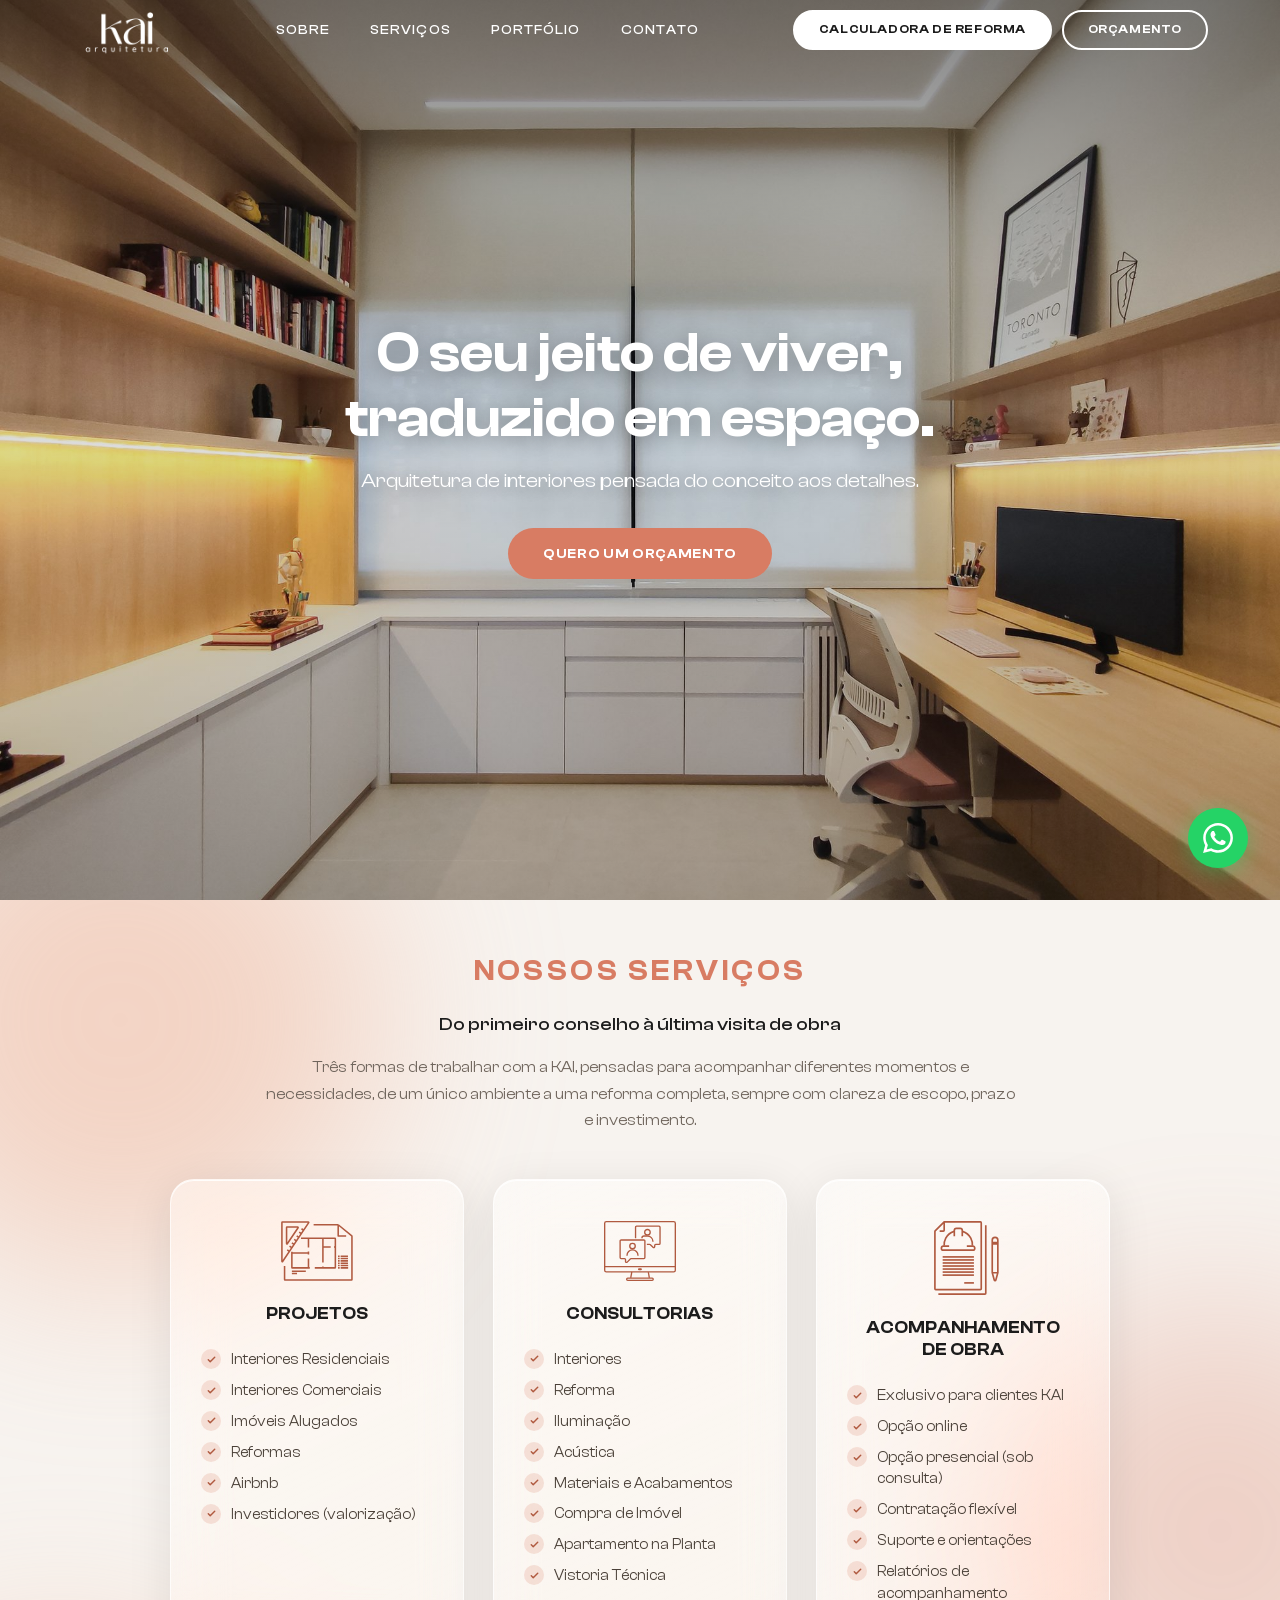
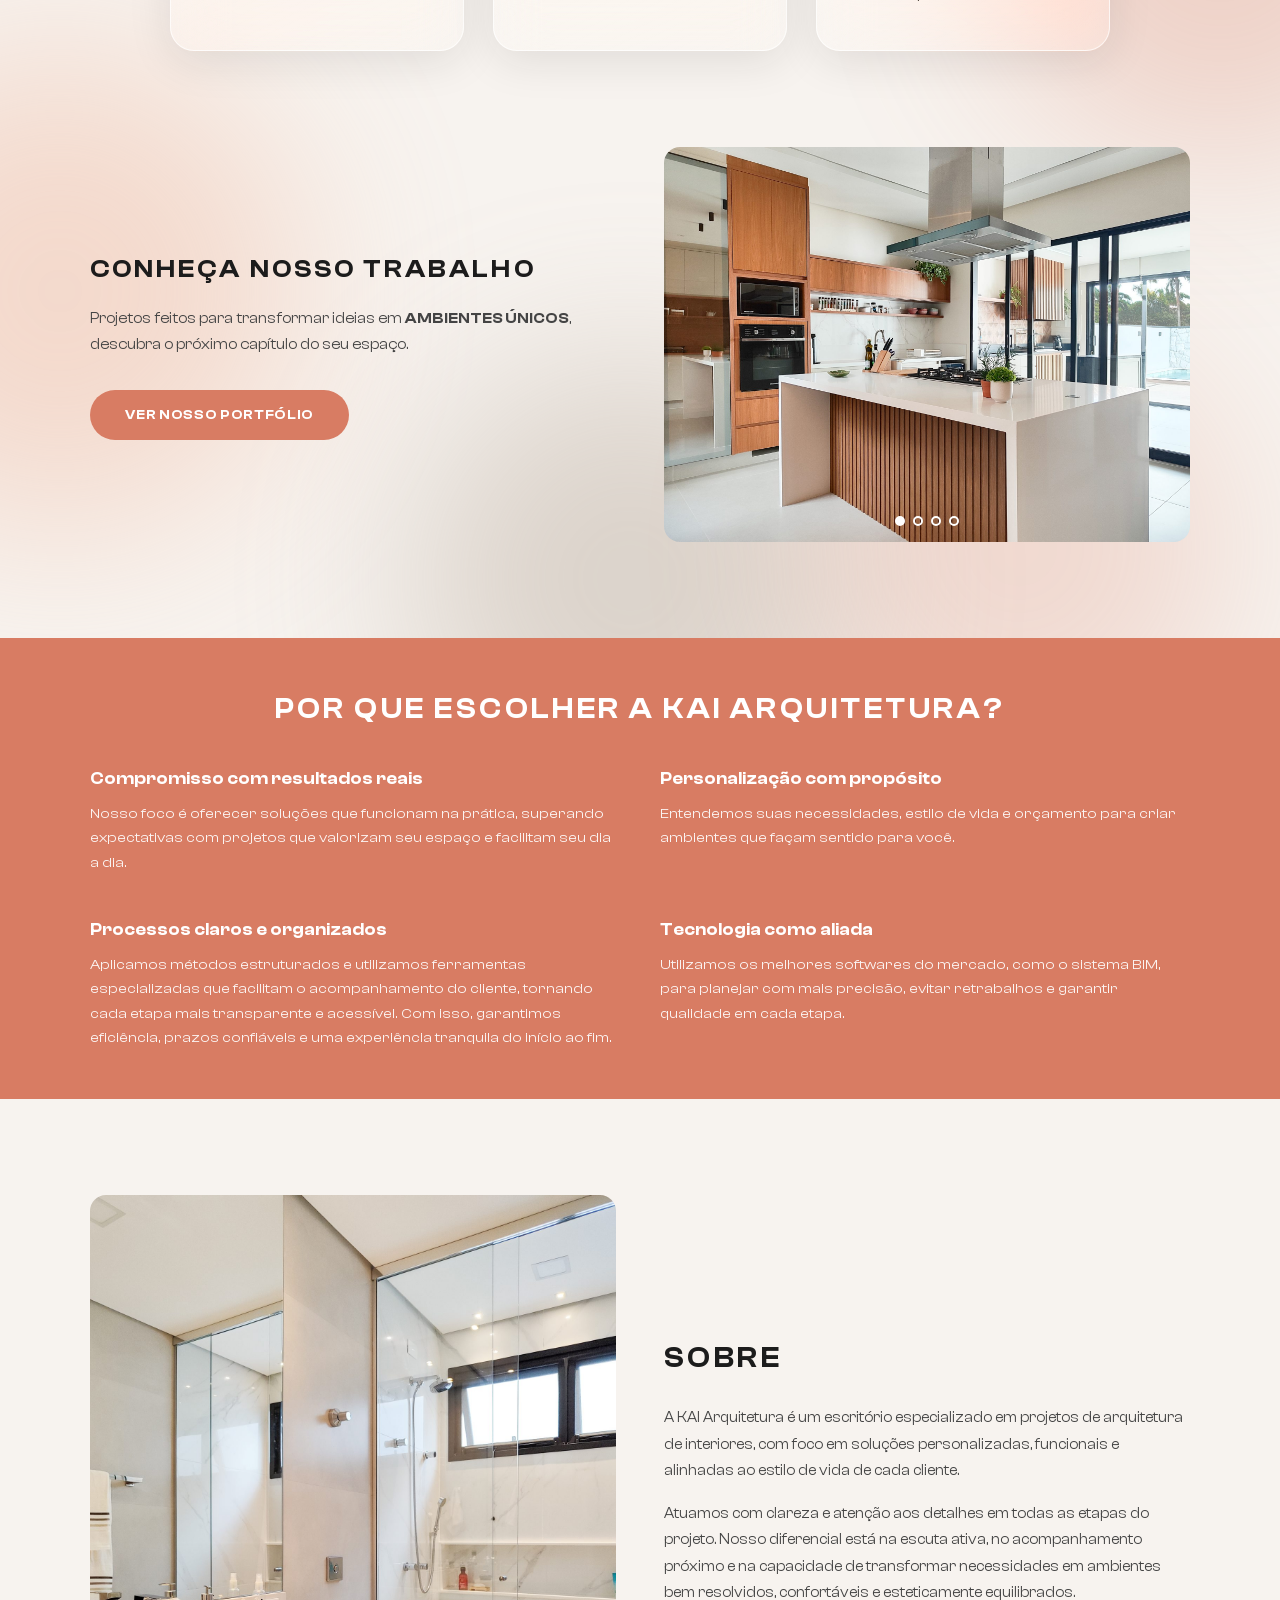
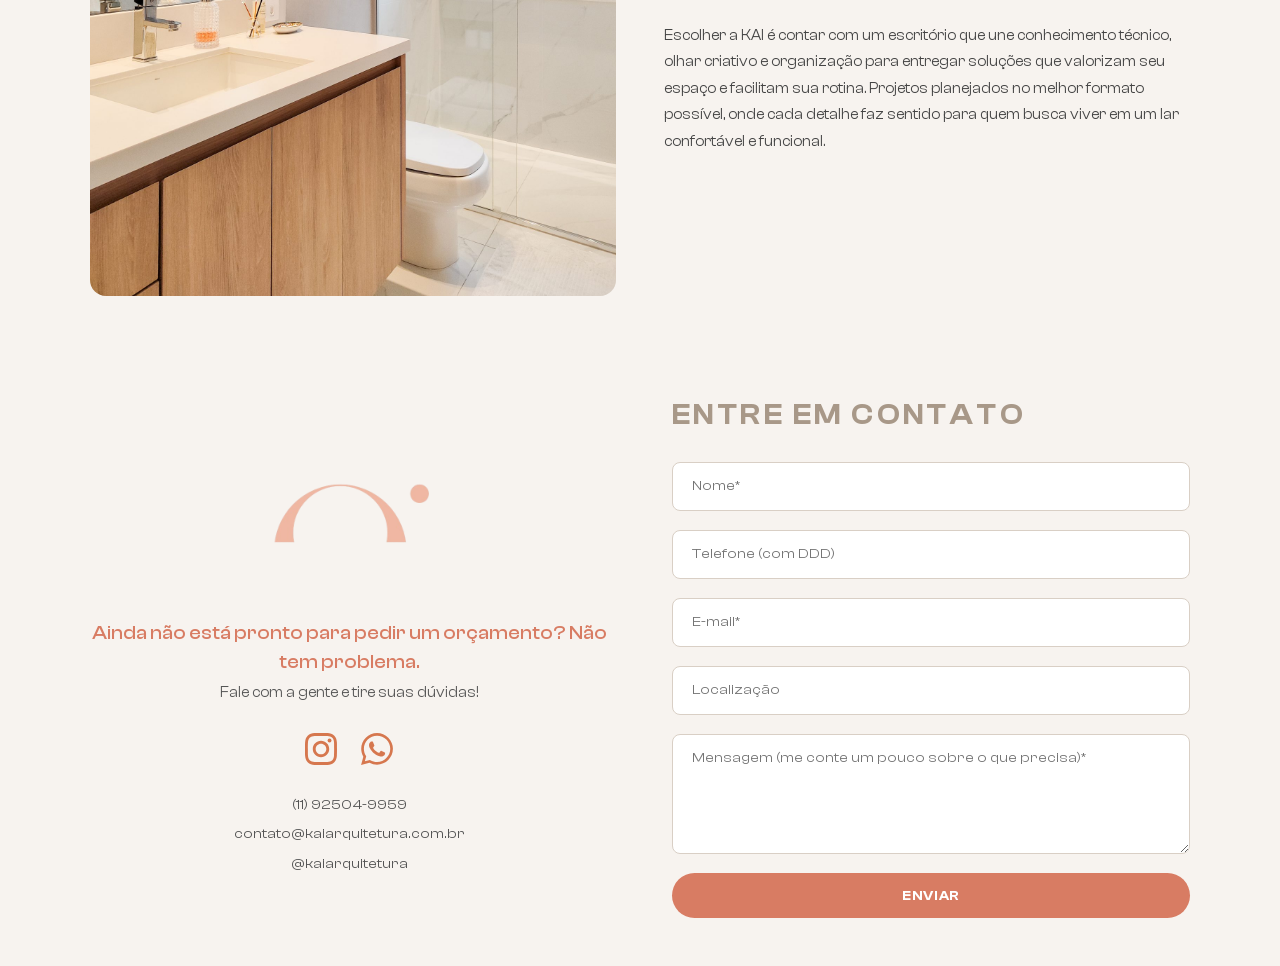
<file: index.html>
<!DOCTYPE html>
<html lang="pt-BR">
<head>
  <!-- Google Tag Manager -->
  <script>(function(w,d,s,l,i){w[l]=w[l]||[];w[l].push({'gtm.start':
  new Date().getTime(),event:'gtm.js'});var f=d.getElementsByTagName(s)[0],
  j=d.createElement(s),dl=l!='dataLayer'?'&l='+l:'';j.async=true;j.src=
  'https://www.googletagmanager.com/gtm.js?id='+i+dl;f.parentNode.insertBefore(j,f);
  })(window,document,'script','dataLayer','GTM-NTBDS8SK');</script>
  <!-- End Google Tag Manager -->
  <meta charset="UTF-8">
  <meta name="viewport" content="width=device-width, initial-scale=1.0">
  <title>KAI Arquitetura | O seu jeito de viver, traduzido em espaço</title>
  <meta name="description" content="A KAI Arquitetura é um escritório de arquitetura de interiores: projetos, consultorias e acompanhamento de obra, pensados do conceito aos detalhes.">
  <link rel="icon" type="image/png" href="img/simbolo.png">
  <link rel="stylesheet" href="css/fonts.css">
  <link rel="stylesheet" href="css/style.css?v=20261001b">
</head>
<body>
  <!-- Google Tag Manager (noscript) -->
  <noscript><iframe src="https://www.googletagmanager.com/ns.html?id=GTM-NTBDS8SK"
  height="0" width="0" style="display:none;visibility:hidden"></iframe></noscript>
  <!-- End Google Tag Manager (noscript) -->

  <!-- HEADER (transparent over hero, solid on scroll) -->
  <header class="header header--transparent">
    <nav class="nav">
      <a href="index.html" class="nav__logo">
        <img src="img/logo.png" alt="KAI Arquitetura">
      </a>
      <ul class="nav__links">
        <li><a href="#sobre">Sobre</a></li>
        <li class="nav__dropdown">
          <a href="#servicos">Serviços</a>
          <div class="nav__dropdown-menu">
            <a href="servicos-projeto.html">Projetos</a>
            <a href="servicos-consultorias.html">Consultorias</a>
            <a href="servicos-acompanhamento.html">Acompanhamento <span class="nobr">de Obra</span></a>
          </div>
        </li>
        <li><a href="portfolio.html">Portfólio</a></li>
        <li><a href="#contato">Contato</a></li>
      </ul>
      <div class="nav__cta">
        <a href="calculadora.html" class="btn btn--dark">Calculadora de reforma</a>
        <a href="https://wa.me/5511925049959?text=Ol%C3%A1%2C%20KAI%21%20Gostaria%20de%20fazer%20um%20or%C3%A7amento%20com%20voc%C3%AAs." target="_blank" rel="noopener" class="btn">Orçamento</a>
      </div>
      <button class="nav__hamburger" aria-label="Menu">
        <span></span><span></span><span></span>
      </button>
      <div class="nav__mobile-menu">
        <a href="calculadora.html">Calculadora de reforma</a>
        <a href="#sobre">Sobre</a>
        <a href="#servicos">Serviços</a>
        <div class="mobile-submenu">
          <a href="servicos-projeto.html">Projetos</a>
          <a href="servicos-consultorias.html">Consultorias</a>
          <a href="servicos-acompanhamento.html">Acompanhamento <span class="nobr">de Obra</span></a>
        </div>
        <a href="portfolio.html">Portfólio</a>
        <a href="#contato">Contato</a>
      </div>
    </nav>
  </header>

  <!-- HERO (full-bleed, invades header) -->
  <section class="hero">
    <img src="img/home/BB_Escritório_1-Edit.jpg" alt="Escritório KAI Arquitetura" class="hero__image">
    <div class="hero__overlay">
      <h1 class="hero__title">O seu jeito de viver, traduzido em espaço.</h1>
      <p class="hero__subtitle">Arquitetura de interiores pensada do conceito aos detalhes.</p>
      <a href="https://wa.me/5511925049959?text=Ol%C3%A1%2C%20KAI%21%20Gostaria%20de%20fazer%20um%20or%C3%A7amento%20com%20voc%C3%AAs." target="_blank" rel="noopener" class="btn btn--coral">Quero um orçamento</a>
    </div>
  </section>

  <!-- SERVIÇOS -->
  <!-- fundo liquid glass contínuo: Serviços + Conheça nosso trabalho -->
  <div class="glass-zone">
  <div class="glass-zone__blobs" aria-hidden="true"><span></span><span></span><span></span><span></span><span></span></div>
  <section class="section" id="servicos">
    <div class="section__inner">
      <div class="sec-head">
        <h2 class="section__title section__title--coral">Nossos Serviços</h2>
        <p class="sec-head__sub">Do primeiro conselho à última visita de obra</p>
        <p class="sec-head__text">Três formas de trabalhar com a KAI, pensadas para acompanhar diferentes momentos e necessidades, de um único ambiente a uma reforma completa, sempre com clareza de escopo, prazo e investimento.</p>
      </div>
      <div class="services-grid">

        <a href="servicos-projeto.html" class="service-card glass">
          <img src="img/icons/servico-projeto.svg" alt="" class="service-card__icon">
          <h3 class="service-card__title">Projetos</h3>
          <ul class="service-card__list checks">
            <li>Interiores Residenciais</li>
            <li>Interiores Comerciais</li>
            <li>Imóveis Alugados</li>
            <li>Reformas</li>
            <li>Airbnb</li>
            <li>Investidores (valorização)</li>
          </ul>
        </a>

        <a href="servicos-consultorias.html" class="service-card glass">
          <img src="img/icons/servico-consultoria.svg" alt="" class="service-card__icon">
          <h3 class="service-card__title">Consultorias</h3>
          <ul class="service-card__list checks">
            <li>Interiores</li>
            <li>Reforma</li>
            <li>Iluminação</li>
            <li>Acústica</li>
            <li>Materiais e Acabamentos</li>
            <li>Compra de Imóvel</li>
            <li>Apartamento na Planta</li>
            <li>Vistoria Técnica</li>
          </ul>
        </a>

        <a href="servicos-acompanhamento.html" class="service-card glass">
          <img src="img/icons/servico-acompanhamento.svg" alt="" class="service-card__icon">
          <h3 class="service-card__title">Acompanhamento <span class="nobr">de Obra</span></h3>
          <ul class="service-card__list checks">
            <li>Exclusivo para clientes KAI</li>
            <li>Opção online</li>
            <li>Opção presencial (sob consulta)</li>
            <li>Contratação flexível</li>
            <li>Suporte e orientações</li>
            <li>Relatórios de acompanhamento</li>
          </ul>
        </a>

      </div>
    </div>
  </section>

  <!-- CONHEÇA NOSSO TRABALHO (carousel) -->
  <section class="work-section">
    <div class="work-section__inner">
      <div class="work-section__content">
        <h2 class="work-section__title">Conheça nosso trabalho</h2>
        <p class="work-section__text">
          Projetos feitos para transformar ideias em <strong>ambientes únicos</strong>, descubra o próximo capítulo do seu espaço.
        </p>
        <div>
          <a href="portfolio.html" class="btn btn--coral">Ver nosso portfólio</a>
        </div>
      </div>
      <div class="work-carousel">
        <div class="work-carousel__track">
          <img src="img/home/BB_Cozinha_2-Edit.jpg" alt="Cozinha projetada por KAI Arquitetura" class="work-carousel__slide active">
          <img src="img/home/BB_Sala_2-Edit.jpg" alt="Sala projetada por KAI Arquitetura" class="work-carousel__slide">
          <img src="img/home/BB_Lavanderia_1.jpg" alt="Lavanderia projetada por KAI Arquitetura" class="work-carousel__slide">
          <img src="img/home/Imagem Quarto.png" alt="Quarto projetado por KAI Arquitetura" class="work-carousel__slide">
        </div>
        <div class="work-carousel__dots">
          <button class="work-carousel__dot active" data-index="0" aria-label="Foto 1"></button>
          <button class="work-carousel__dot" data-index="1" aria-label="Foto 2"></button>
          <button class="work-carousel__dot" data-index="2" aria-label="Foto 3"></button>
          <button class="work-carousel__dot" data-index="3" aria-label="Foto 4"></button>
        </div>
      </div>
    </div>
  </section>

  </div>

  <!-- POR QUE ESCOLHER -->
  <section class="why-section">
    <div class="section__container">
      <h2 class="why-section__title">Por que escolher a KAI Arquitetura?</h2>
      <div class="why-grid">
        <div class="why-card">
          <h3 class="why-card__title">Compromisso com resultados reais</h3>
          <p class="why-card__text">Nosso foco é oferecer soluções que funcionam na prática, superando expectativas com projetos que valorizam seu espaço e facilitam seu dia a dia.</p>
        </div>
        <div class="why-card">
          <h3 class="why-card__title">Personalização com propósito</h3>
          <p class="why-card__text">Entendemos suas necessidades, estilo de vida e orçamento para criar ambientes que façam sentido para você.</p>
        </div>
        <div class="why-card">
          <h3 class="why-card__title">Processos claros e organizados</h3>
          <p class="why-card__text">Aplicamos métodos estruturados e utilizamos ferramentas especializadas que facilitam o acompanhamento do cliente, tornando cada etapa mais transparente e acessível. Com isso, garantimos eficiência, prazos confiáveis e uma experiência tranquila do início ao fim.</p>
        </div>
        <div class="why-card">
          <h3 class="why-card__title">Tecnologia como aliada</h3>
          <p class="why-card__text">Utilizamos os melhores softwares do mercado, como o sistema BIM, para planejar com mais precisão, evitar retrabalhos e garantir qualidade em cada etapa.</p>
        </div>
      </div>
    </div>
  </section>

  <!-- SOBRE (bordas arredondadas, margens) -->
  <section class="about-section" id="sobre">
    <div class="about-section__inner">
      <img src="img/home/BB_Banho Social_2.jpg" alt="Ambiente projetado por KAI Arquitetura" class="about-section__image">
      <div class="about-section__content">
        <h2 class="about-section__title">Sobre</h2>
        <div class="about-section__text">
          <p>A KAI Arquitetura é um escritório especializado em projetos de arquitetura de interiores, com foco em soluções personalizadas, funcionais e alinhadas ao estilo de vida de cada cliente.</p>
          <p>Atuamos com clareza e atenção aos detalhes em todas as etapas do projeto. Nosso diferencial está na escuta ativa, no acompanhamento próximo e na capacidade de transformar necessidades em ambientes bem resolvidos, confortáveis e esteticamente equilibrados.</p>
          <p>Escolher a KAI é contar com um escritório que une conhecimento técnico, olhar criativo e organização para entregar soluções que valorizam seu espaço e facilitam sua rotina. Projetos planejados no melhor formato possível, onde cada detalhe faz sentido para quem busca viver em um lar confortável e funcional.</p>
        </div>
      </div>
    </div>
  </section>

  <!-- CONTATO (info primeiro, depois formulário) -->
  <section class="contact-section" id="contato">
    <div class="section__container">
      <div class="contact__info">
        <div class="contact__info-logo">
          <img src="img/simbolo-kai.png" alt="KAI Arquitetura">
        </div>
        <h3 class="contact__info-title">Ainda não está pronto para pedir um orçamento? Não tem problema.</h3>
        <p class="contact__info-text">Fale com a gente e tire suas dúvidas!</p>
        <div class="contact__info-social">
          <a href="https://instagram.com/kaiarquitetura" target="_blank" rel="noopener" aria-label="Instagram" class="contact__social-link">
            <img src="img/icons/instagram.svg" alt="Instagram">
          </a>
          <a href="https://wa.me/5511925049959?text=Ol%C3%A1%2C%20KAI%21%20Gostaria%20de%20ter%20uma%20conversa%20r%C3%A1pida%20para%20tirar%20algumas%20d%C3%BAvidas." target="_blank" rel="noopener" aria-label="WhatsApp" class="contact__social-link">
            <img src="img/icons/whatsapp.svg" alt="WhatsApp">
          </a>
        </div>
        <div class="contact__info-details">
          <span>(11) 92504-9959</span>
          <span>contato@kaiarquitetura.com.br</span>
          <span>@kaiarquitetura</span>
        </div>
      </div>
      <div>
        <h2 class="contact__title">Entre em contato</h2>
        <form class="contact__form" action="/api/contato" method="POST">
          <input type="text" name="website" class="contact__hp" tabindex="-1" autocomplete="off" aria-hidden="true">
          <input type="text" name="name" class="contact__input" placeholder="Nome*" required>
          <input type="tel" name="phone" class="contact__input" placeholder="Telefone (com DDD)">
          <input type="email" name="email" class="contact__input" placeholder="E-mail*" required>
          <input type="text" name="location" class="contact__input" placeholder="Localização">
          <textarea name="message" class="contact__textarea" placeholder="Mensagem (me conte um pouco sobre o que precisa)*" required></textarea>
          <button type="submit" class="btn btn--coral contact__submit-btn">
            <span class="contact__submit-text">Enviar</span>
            <span class="contact__submit-loading" style="display:none;">Enviando...</span>
          </button>
        </form>
        <!-- Success overlay -->
        <div class="contact__success" style="display:none;">
          <div class="contact__success-icon">
            <svg viewBox="0 0 52 52" width="60" height="60">
              <circle class="contact__success-circle" cx="26" cy="26" r="24" fill="none" stroke="#D87C63" stroke-width="2"/>
              <path class="contact__success-check" fill="none" stroke="#D87C63" stroke-width="3" stroke-linecap="round" stroke-linejoin="round" d="M14 27l7 7 16-16"/>
            </svg>
          </div>
          <p class="contact__success-title">Mensagem enviada!</p>
          <p class="contact__success-text">Recebemos seu contato e retornaremos em breve.</p>
        </div>
      </div>
    </div>
  </section>

  <!-- WHATSAPP FLOAT -->
  <a href="https://wa.me/5511925049959?text=Ol%C3%A1%2C%20KAI%21%20Gostaria%20de%20ter%20uma%20conversa%20r%C3%A1pida%20para%20tirar%20algumas%20d%C3%BAvidas." target="_blank" class="whatsapp-float" aria-label="WhatsApp">
    <img src="img/icons/whatsapp.svg" alt="WhatsApp">
  </a>

  <script src="js/main.js?v=20261001"></script>
</body>
</html>
</file>
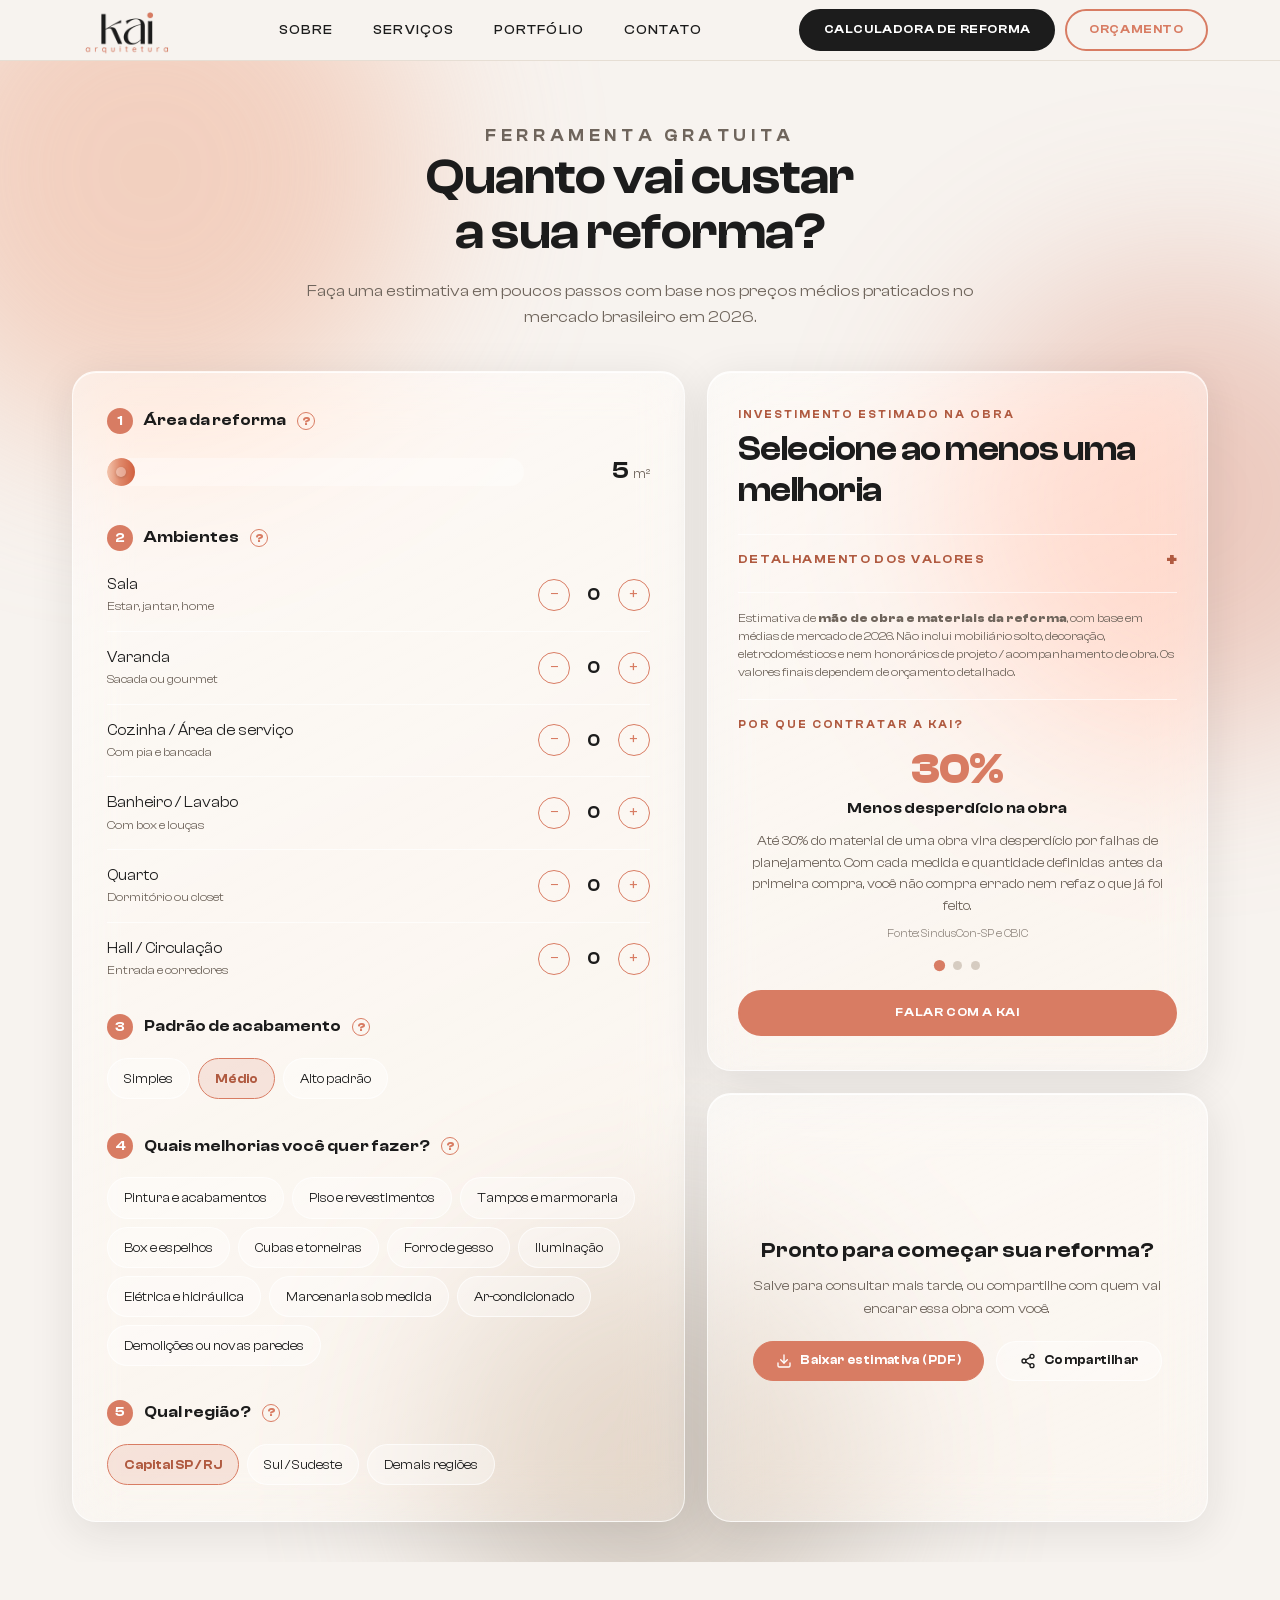
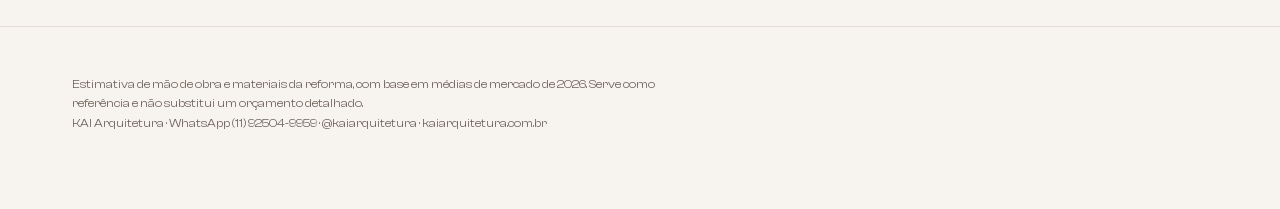
<file: calculadora.html>
<!DOCTYPE html>
<html lang="pt-BR">
<head>
  <!-- Google Tag Manager -->
  <script>(function(w,d,s,l,i){w[l]=w[l]||[];w[l].push({'gtm.start':
  new Date().getTime(),event:'gtm.js'});var f=d.getElementsByTagName(s)[0],
  j=d.createElement(s),dl=l!='dataLayer'?'&l='+l:'';j.async=true;j.src=
  'https://www.googletagmanager.com/gtm.js?id='+i+dl;f.parentNode.insertBefore(j,f);
  })(window,document,'script','dataLayer','GTM-NTBDS8SK');</script>
  <!-- End Google Tag Manager -->
  <meta charset="UTF-8">
  <meta name="viewport" content="width=device-width, initial-scale=1.0">
  <title>Calculadora de Reforma | KAI Arquitetura</title>
  <meta name="description" content="Descubra em poucos passos quanto pode custar a sua reforma, com base nos preços médios do mercado brasileiro em 2026. Ferramenta gratuita da KAI Arquitetura.">
  <link rel="icon" type="image/png" href="img/simbolo.png">
  <link rel="stylesheet" href="css/fonts.css">
  <style>:root {
    --bg: #F7F3EF; --white: #FFFFFF; --surface: #FFFFFF; --surface-2: #F0EAE3;
    --ink: #1C1C1C; --muted: #6F655C; --hairline: #E6DED4;
    --coral: #D87C63; --coral-ink: #B05A40; --coral-soft: #F5E7E0;
    --beige: #D9CFC5; --beige-dark: #A89888; --peach: #F0BBA3; --on-coral: #FFFFFF;
    --btn-dark-bg: #1C1C1C; --btn-dark-fg: #FFFFFF;
    --shadow: 0 1px 2px rgba(28,28,28,.04), 0 14px 40px rgba(28,28,28,.07);
    /* liquid glass — bem translúcido */
    --glass-bg: linear-gradient(155deg, rgba(255,255,255,.50), rgba(255,255,255,.20));
    --glass-brd: rgba(255,255,255,.68);
    --glass-sh: 0 10px 44px rgba(28,28,28,.10), inset 0 1px 0 rgba(255,255,255,.85);
    --glass-inner: rgba(255,255,255,.34);
    --glass-blur: blur(26px) saturate(185%);
  }
  @media (prefers-color-scheme: dark) {
    :root {
      --bg: #1D1A18; --white: #262220; --surface: #262220; --surface-2: #2E2926;
      --ink: #F1EBE4; --muted: #A99E92; --hairline: #38322D;
      --coral: #D87C63; --coral-ink: #E39781; --coral-soft: #33241F;
      --beige: #4A423B; --beige-dark: #A89888; --peach: #F0BBA3; --on-coral: #201B18;
      --btn-dark-bg: #F1EBE4; --btn-dark-fg: #1C1C1C;
      --shadow: 0 1px 2px rgba(0,0,0,.3), 0 16px 44px rgba(0,0,0,.4);
      --glass-bg: linear-gradient(155deg, rgba(255,255,255,.07), rgba(255,255,255,.025));
      --glass-brd: rgba(255,255,255,.11);
      --glass-sh: 0 10px 44px rgba(0,0,0,.45), inset 0 1px 0 rgba(255,255,255,.07);
      --glass-inner: rgba(255,255,255,.045);
    }
  }
  :root[data-theme="dark"] {
    --bg: #1D1A18; --white: #262220; --surface: #262220; --surface-2: #2E2926;
    --ink: #F1EBE4; --muted: #A99E92; --hairline: #38322D;
    --coral: #D87C63; --coral-ink: #E39781; --coral-soft: #33241F;
    --beige: #4A423B; --beige-dark: #A89888; --peach: #F0BBA3; --on-coral: #201B18;
    --btn-dark-bg: #F1EBE4; --btn-dark-fg: #1C1C1C;
    --shadow: 0 1px 2px rgba(0,0,0,.3), 0 16px 44px rgba(0,0,0,.4);
    --glass-bg: linear-gradient(155deg, rgba(255,255,255,.07), rgba(255,255,255,.025));
    --glass-brd: rgba(255,255,255,.11);
    --glass-sh: 0 10px 44px rgba(0,0,0,.45), inset 0 1px 0 rgba(255,255,255,.07);
    --glass-inner: rgba(255,255,255,.045);
  }
  :root[data-theme="light"] {
    --bg: #F7F3EF; --white: #FFFFFF; --surface: #FFFFFF; --surface-2: #F0EAE3;
    --ink: #1C1C1C; --muted: #6F655C; --hairline: #E6DED4;
    --coral: #D87C63; --coral-ink: #B05A40; --coral-soft: #F5E7E0;
    --beige: #D9CFC5; --beige-dark: #A89888; --peach: #F0BBA3; --on-coral: #FFFFFF;
    --btn-dark-bg: #1C1C1C; --btn-dark-fg: #FFFFFF;
    --shadow: 0 1px 2px rgba(28,28,28,.04), 0 14px 40px rgba(28,28,28,.07);
    --glass-bg: linear-gradient(155deg, rgba(255,255,255,.50), rgba(255,255,255,.20));
    --glass-brd: rgba(255,255,255,.68);
    --glass-sh: 0 10px 44px rgba(28,28,28,.10), inset 0 1px 0 rgba(255,255,255,.85);
    --glass-inner: rgba(255,255,255,.34);
  }

  * { box-sizing: border-box; }
  body {
    margin: 0; background: var(--bg); color: var(--ink);
    font-family: 'ClashDisplay', 'Segoe UI', system-ui, sans-serif;
    font-size: 16px; line-height: 1.62; font-weight: 400; -webkit-font-smoothing: antialiased; overflow-x: hidden;
  }
  .wrap { max-width: 1200px; margin: 0 auto; padding: 0 2rem; }

  .proposal { background: var(--coral-soft); border-bottom: 1px solid var(--hairline); font-size: 13px; text-align: center; padding: 9px 28px; }
  .proposal strong { color: var(--coral-ink); letter-spacing: .06em; }

  /* ---------- HEADER ---------- */
  .header { background: var(--bg); border-bottom: 1px solid var(--hairline); position: sticky; top: 0; z-index: 100; }
  .nav { display: flex; justify-content: space-between; align-items: center; max-width: 1200px; margin: 0 auto; padding: 0 2rem; height: 60px; gap: 16px; }
  .nav__logo { flex-shrink: 0; cursor: pointer; }
  .nav__logo img { height: 110px; width: auto; margin: -28px 0; object-fit: contain; display: block; }
  :root[data-theme="dark"] .nav__logo img { filter: brightness(0) invert(1); }
  @media (prefers-color-scheme: dark) { :root:not([data-theme="light"]) .nav__logo img { filter: brightness(0) invert(1); } }
  .nav__links { display: flex; gap: 2.5rem; align-items: center; list-style: none; margin: 0; padding: 0; }
  .nav__links a { font-weight: 500; font-size: .85rem; letter-spacing: .08em; text-transform: uppercase; color: var(--ink); text-decoration: none; position: relative; transition: color .3s; cursor: pointer; }
  .nav__links a::after { content: ''; position: absolute; bottom: -4px; left: 0; width: 0; height: 2px; background-color: var(--coral); transition: width .3s; }
  .nav__links a:hover { color: var(--coral); }
  .nav__links a:hover::after, .nav__links a.is-current::after { width: 100%; }
  .nav__links a.is-current { color: var(--coral); }
  .nav__cta { display: flex; align-items: center; gap: .6rem; flex-shrink: 0; }
  .btn { padding: .55rem 1.4rem; font-size: .75rem; border: 2px solid var(--coral); background: transparent; color: var(--coral); border-radius: 50px; font-family: inherit; font-weight: 600; letter-spacing: .05em; text-transform: uppercase; text-decoration: none; transition: all .3s; display: inline-block; white-space: nowrap; cursor: pointer; }
  .btn:hover { background: var(--coral); color: var(--on-coral); }
  .btn--dark { background: var(--btn-dark-bg); border-color: var(--btn-dark-bg); color: var(--btn-dark-fg); }
  .btn--dark:hover { background: transparent; color: var(--btn-dark-bg); border-color: var(--btn-dark-bg); }
  @media (max-width: 1080px) { .nav__links { display: none; } }
  @media (max-width: 620px) { .btn { padding: .5rem 1rem; font-size: .68rem; } .nav { gap: 8px; } }

  .view[hidden] { display: none; }

  /* ---------- HERO / TABS / TIERS (página serviços) ---------- */
  .hero { padding: 74px 0 46px; text-align: center; }
  .eyebrow { font-size: 12px; letter-spacing: .28em; text-transform: uppercase; color: var(--coral-ink); font-weight: 600; margin: 0 0 14px; }
  .hero h1 { font-size: clamp(32px, 5vw, 54px); line-height: 1.08; margin: 0 auto 20px; max-width: 17ch; font-weight: 600; text-wrap: balance; letter-spacing: -.5px; }
  .hero p { color: var(--muted); max-width: 58ch; margin: 0 auto; font-size: 17px; }
  .tabs { display: flex; justify-content: center; gap: 3rem; border-bottom: 1px solid var(--hairline); margin: 40px 0 0; flex-wrap: wrap; }
  .tab { background: none; border: 0; cursor: pointer; font-family: inherit; font-size: .85rem; letter-spacing: .08em; text-transform: uppercase; font-weight: 600; color: var(--muted); padding: 0 0 14px; position: relative; transition: color .3s; }
  .tab::after { content: ''; position: absolute; bottom: -1px; left: 0; width: 0; height: 2px; background: var(--coral); transition: width .3s; }
  .tab:hover { color: var(--coral); }
  .tab[aria-selected="true"] { color: var(--ink); }
  .tab[aria-selected="true"]::after { width: 100%; }
  .tab:focus-visible { outline: 2px solid var(--coral); outline-offset: 4px; }
  .panel[hidden] { display: none; }
  .panel { padding: 46px 0 10px; }
  .panel-intro { text-align: center; max-width: 62ch; margin: 0 auto 42px; color: var(--muted); font-size: 15.5px; }
  .tiers { display: grid; grid-template-columns: repeat(3, 1fr); gap: 20px; align-items: start; }
  .tier { background: var(--surface); border: 1px solid var(--hairline); border-radius: 6px; padding: 34px 28px 30px; display: flex; flex-direction: column; gap: 20px; position: relative; }
  .tier.feature { border-color: var(--coral); box-shadow: var(--shadow); }
  .ribbon { position: absolute; top: -12px; left: 28px; background: var(--coral); color: var(--on-coral); font-size: 11px; letter-spacing: .16em; text-transform: uppercase; font-weight: 600; padding: 5px 13px; border-radius: 100px; }
  .tname { font-size: 25px; margin: 0; font-weight: 600; }
  .tfor { color: var(--muted); font-size: 13.5px; margin: -12px 0 0; min-height: 3em; }
  .quote { font-size: 11.5px; letter-spacing: .16em; text-transform: uppercase; color: var(--muted); font-weight: 600; border-top: 1px solid var(--hairline); border-bottom: 1px solid var(--hairline); padding: 11px 0; }
  ul.feat { list-style: none; margin: 0; padding: 0; display: flex; flex-direction: column; gap: 11px; }
  ul.feat li { display: grid; grid-template-columns: 18px 1fr; gap: 10px; font-size: 14px; align-items: start; }
  ul.feat .k { color: var(--coral); font-weight: 700; line-height: 1.45; }
  ul.feat .no { color: var(--hairline); font-weight: 700; }
  ul.feat li.off { color: var(--muted); }
  ul.feat .v { line-height: 1.45; }
  ul.feat .v em { font-style: normal; color: var(--muted); font-size: 12.5px; display: block; }
  .cta { display: inline-block; text-align: center; padding: .7rem 1.5rem; border-radius: 50px; border: 2px solid var(--ink); color: var(--ink); text-decoration: none; font-size: .75rem; font-weight: 600; letter-spacing: .05em; text-transform: uppercase; transition: all .3s; margin-top: auto; font-family: inherit; cursor: pointer; }
  .cta:hover { background: var(--ink); color: var(--bg); }
  .cta.solid { background: var(--coral); border-color: var(--coral); color: var(--on-coral); }
  .cta.solid:hover { filter: brightness(1.06); }
  .addons { margin-top: 26px; font-size: 13.5px; color: var(--muted); background: var(--surface-2); border: 1px solid var(--hairline); border-radius: 6px; padding: 16px 20px; }
  .addons strong { color: var(--ink); }
  .trio { display: grid; grid-template-columns: repeat(3, 1fr); gap: 20px; }
  .flat { background: var(--surface); border: 1px solid var(--hairline); border-radius: 6px; padding: 32px 28px; display: flex; flex-direction: column; gap: 16px; }
  .flat h3 { margin: 0; font-size: 22px; font-weight: 600; }
  .flat .meta { color: var(--coral-ink); font-size: 12px; letter-spacing: .08em; text-transform: uppercase; margin: -8px 0 0; font-weight: 600; }
  .flat p { margin: 0; font-size: 14.5px; }
  .price { display: flex; align-items: baseline; gap: 6px; flex-wrap: wrap; }
  .price .val { font-size: 30px; font-weight: 600; letter-spacing: -.4px; }
  .price .unit { font-size: 13px; color: var(--muted); }
  .price-note { font-size: 12px; color: var(--muted); margin: -10px 0 0; }
  .quad { display: grid; grid-template-columns: repeat(4,1fr); gap: 18px; }
  .mini { background: var(--surface); border: 1px solid var(--hairline); border-radius: 6px; padding: 26px 22px; display: flex; flex-direction: column; gap: 10px; }
  .mini .num { font-size: 11px; letter-spacing: .18em; text-transform: uppercase; color: var(--coral-ink); font-weight: 600; }
  .mini h3 { margin: 0; font-size: 19px; font-weight: 600; }
  .mini p { margin: 0; color: var(--muted); font-size: 13.5px; flex: 1; }
  .pay-sec { padding: 60px 0 20px; }
  .sec-head { text-align: center; margin-bottom: 38px; }
  .sec-head h2 { font-size: clamp(26px,3.4vw,36px); margin: 6px 0 12px; font-weight: 600; letter-spacing: -.3px; }
  .sec-head p { color: var(--muted); max-width: 56ch; margin: 0 auto; font-size: 15.5px; }
  .pay { display: grid; grid-template-columns: repeat(3,1fr); gap: 22px; }
  .pay .cell { border-top: 2px solid var(--coral); padding-top: 16px; }
  .pay h4 { margin: 0 0 6px; font-size: 16px; font-weight: 600; }
  .pay p { margin: 0; color: var(--muted); font-size: 13.5px; }

  /* ================= CALCULADORA (liquid glass) ================= */
  .calcpage { position: relative; overflow: hidden; padding-bottom: 40px; }
  .blobs { position: absolute; inset: 0; pointer-events: none; z-index: 0; overflow: hidden; }
  .blob { position: absolute; border-radius: 50%; filter: blur(90px); }
  .blob--1 { width: 540px; height: 540px; background: var(--peach); top: -160px; left: -120px; opacity: .62; }
  .blob--2 { width: 480px; height: 480px; background: var(--coral); top: 200px; right: -150px; opacity: .34; }
  .blob--3 { width: 440px; height: 440px; background: var(--beige-dark); bottom: -120px; left: 34%; opacity: .4; }
  @media (prefers-color-scheme: dark) { :root:not([data-theme="light"]) .blob { opacity: .22; } }
  :root[data-theme="dark"] .blob { opacity: .22; }
  .calcpage > .wrap { position: relative; z-index: 1; }

  .calc-hero { padding: 62px 0 40px; text-align: center; }
  .calc-hero h1 { font-size: clamp(30px, 4.6vw, 50px); line-height: 1.1; margin: 0 auto 18px; max-width: 18ch; font-weight: 600; text-wrap: balance; letter-spacing: -.5px; }
  .calc-hero p { color: var(--muted); max-width: 56ch; margin: 0 auto; font-size: 16.5px; }

  .glass {
    background: var(--glass-bg);
    backdrop-filter: var(--glass-blur); -webkit-backdrop-filter: var(--glass-blur);
    border: 1px solid var(--glass-brd); box-shadow: var(--glass-sh); border-radius: 24px;
  }

  .calc { display: grid; grid-template-columns: minmax(0, 1.1fr) minmax(0, .9fr); gap: 22px; align-items: stretch; }
  .calc__form { padding: 36px 34px; display: flex; flex-direction: column; gap: 34px; min-width: 0; }
  .calc__right { display: flex; flex-direction: column; gap: 22px; min-width: 0; }

  .step { position: relative; }
  .step__head { display: flex; align-items: center; gap: 11px; margin-bottom: 18px; }
  .step__num { width: 26px; height: 26px; border-radius: 50%; background: var(--coral); color: var(--on-coral); font-size: 14px; font-weight: 600; display: flex; align-items: center; justify-content: center; flex-shrink: 0; }
  .step__title { margin: 0; font-size: 16px; font-weight: 600; }

  /* tooltip */
  .tip { position: relative; display: inline-flex; }
  .tip__btn { width: 18px; height: 18px; border-radius: 50%; border: 1.5px solid var(--coral); color: var(--coral); background: transparent; font-size: 11px; font-weight: 700; line-height: 1; cursor: help; display: inline-flex; align-items: center; justify-content: center; font-family: inherit; padding: 0; }
  .tip__bubble {
    position: absolute; bottom: calc(100% + 10px); left: 0; width: 250px; max-width: 62vw; padding: 13px 15px;
    font-size: 12.5px; line-height: 1.5; color: var(--ink); font-weight: 400; text-transform: none; letter-spacing: normal;
    background: var(--surface); border: 1px solid var(--hairline); border-radius: 14px;
    box-shadow: 0 12px 34px rgba(28,28,28,.18);
    opacity: 0; visibility: hidden; transform: translateY(5px); transition: opacity .2s, transform .2s, visibility .2s; z-index: 30;
  }
  .tip__bubble b { color: var(--coral-ink); }
  .tip:hover .tip__bubble, .tip__btn:focus-visible + .tip__bubble { opacity: 1; visibility: visible; transform: translateY(0); }

  /* slider */
  .range-row { display: flex; align-items: center; gap: 18px; min-width: 0; }
  .rng-wrap { position: relative; flex: 1; height: 28px; border-radius: 50px; }
  .rng-track { position: absolute; inset: 0; border-radius: 50px; overflow: hidden; background: var(--glass-inner); }
  .rng-fill { height: 100%; border-radius: 50px; width: calc(var(--p, 0) * (100% - 28px) + 28px); background: linear-gradient(90deg, #F3C4AC 0%, #E08A6C 45%, #D0603F 100%); }
  .rng-knob { position: absolute; top: 50%; left: calc(var(--p, 0) * (100% - 28px) + 14px); width: 10px; height: 10px; border-radius: 50%; background: var(--glass-inner); box-shadow: 0 1px 3px rgba(28,28,28,.18); transform: translate(-50%, -50%); pointer-events: none; }
  .rng { position: absolute; inset: 0; width: 100%; height: 100%; margin: 0; -webkit-appearance: none; appearance: none; background: transparent; cursor: pointer; }
  .rng::-webkit-slider-runnable-track { height: 100%; background: transparent; }
  .rng::-moz-range-track { background: transparent; }
  .rng::-webkit-slider-thumb { -webkit-appearance: none; appearance: none; width: 28px; height: 28px; background: transparent; border: 0; cursor: pointer; }
  .rng::-moz-range-thumb { width: 28px; height: 28px; background: transparent; border: 0; cursor: pointer; }
  .rng { -webkit-tap-highlight-color: transparent; }
  .rng:focus { outline: none; }
  .rng-wrap:focus-within { outline: none; }
  .rng-wrap:has(.rng:focus-visible) { box-shadow: 0 0 0 3px rgba(28,28,28,.30); }
  .area-val { font-size: 24px; font-weight: 600; min-width: 6ch; text-align: right; font-variant-numeric: tabular-nums; white-space: nowrap; }
  .area-val small { font-size: 13px; color: var(--muted); font-weight: 400; }

  /* segmentos e multi-seleção */
  .segs { display: flex; gap: 8px; flex-wrap: wrap; }
  .seg { position: relative; }
  .seg input { position: absolute; opacity: 0; width: 0; height: 0; }
  .seg span { display: block; padding: 9px 16px; border: 1px solid var(--glass-brd); border-radius: 50px; font-size: 13px; cursor: pointer; transition: all .2s; background: var(--glass-inner); }
  /* selecionado: vidro translúcido com toque de coral (mais clean que o laranja cheio) */
  .seg input:checked + span { background: rgba(216,124,99,.16); border-color: var(--coral); color: var(--coral-ink); font-weight: 600; }
  .segs--multi .seg input:checked + span::before { content: '✓ '; }
  .seg input:focus-visible + span { outline: 2px solid var(--coral); outline-offset: 2px; }
  .seg span:hover { border-color: var(--coral); }

  /* lista de ambientes (rows com stepper) */
  .amb-list { display: flex; flex-direction: column; }
  .amb-row { display: flex; align-items: center; justify-content: space-between; gap: 14px; padding: 14px 0; border-bottom: 1px solid var(--glass-brd); }
  .amb-row:first-child { padding-top: 4px; }
  .amb-row:last-child { border-bottom: 0; padding-bottom: 0; }
  .amb-row__lbl { font-size: 15px; min-width: 0; }
  .amb-row__lbl small { display: block; color: var(--muted); font-size: 12px; }
  .stepper { display: flex; align-items: center; gap: 14px; flex-shrink: 0; }
  .stepper button { width: 32px; height: 32px; border-radius: 50%; border: 1px solid var(--coral); background: transparent; color: var(--coral); font-size: 18px; line-height: 1; cursor: pointer; font-family: inherit; transition: all .2s; display: flex; align-items: center; justify-content: center; }
  .stepper button:hover:not(:disabled) { background: var(--coral); color: var(--on-coral); }
  .stepper button:disabled { opacity: .35; cursor: default; }
  .stepper output { font-size: 17px; font-weight: 600; min-width: 1.5ch; text-align: center; font-variant-numeric: tabular-nums; }

  /* stepper embutido (ar-condicionado) */
  .subq { margin-top: 16px; display: none; align-items: center; justify-content: space-between; gap: 14px; background: var(--glass-inner); border: 1px solid var(--glass-brd); border-radius: 16px; padding: 13px 18px; }
  .subq.show { display: flex; }
  .subq__lbl { font-size: 13.5px; }
  .subq__lbl small { display: block; color: var(--muted); font-size: 11.5px; }

  /* ---- painel de resultado ---- */
  .calc__out { padding: 34px 30px; display: flex; flex-direction: column; min-width: 0; }
  .olbl { font-size: 11px; letter-spacing: .18em; text-transform: uppercase; color: var(--coral-ink); font-weight: 600; margin: 0 0 6px; }
  .orange { font-size: clamp(22px, 6vw, 34px); overflow-wrap: anywhere; font-weight: 600; letter-spacing: -.5px; line-height: 1.2; font-variant-numeric: tabular-nums; margin: 0; }
  .om2 { font-size: 14px; color: var(--muted); margin: 6px 0 0; font-variant-numeric: tabular-nums; }

  /* detalhamento expansível */
  .detail { margin-top: 16px; border-top: 1px solid var(--glass-brd); }
  .detail > summary { list-style: none; cursor: pointer; display: flex; align-items: center; justify-content: space-between; padding: 15px 0 6px; }
  .detail > summary::-webkit-details-marker { display: none; }
  .detail__lbl { font-size: 12px; font-weight: 600; letter-spacing: .12em; text-transform: uppercase; color: var(--coral-ink); }
  /* + quando fechado, − quando aberto — sem bola, alinhado com o texto */
  .detail > summary .chev { color: var(--coral-ink); font-size: 20px; font-weight: 700; line-height: 1; transition: color .2s; }
  .detail > summary:hover .chev { color: var(--coral); }
  .detail > summary .chev::before { content: '+'; }
  .detail[open] > summary .chev::before { content: '−'; }
  .detail__list { list-style: none; margin: 4px 0 6px; padding: 0; display: flex; flex-direction: column; gap: 8px; }
  .detail__list li { display: flex; justify-content: space-between; gap: 12px; font-size: 13px; }
  .detail__list li span:first-child { color: var(--muted); }
  .detail__list li span:last-child { font-variant-numeric: tabular-nums; white-space: nowrap; }
  .detail__list li.tot { border-top: 1px dashed var(--glass-brd); padding-top: 8px; font-weight: 600; }
  .detail__list li.tot span:first-child { color: var(--ink); }

  .odis { font-size: 12px; color: var(--muted); margin: 16px 0 0; line-height: 1.5; border-top: 1px solid var(--glass-brd); padding-top: 16px; }

  /* carrossel de diferenciais */
  .why { margin-top: 18px; padding-top: 16px; border-top: 1px solid var(--glass-brd); }
  .why__viewport { overflow: hidden; margin-top: 12px; }
  .why__track { display: flex; transition: transform .45s cubic-bezier(.4,0,.2,1); }
  .why__card { flex: 0 0 100%; text-align: center; padding: 4px 6px; }
  .why__stat { font-size: 2.6rem; font-weight: 700; line-height: 1; margin: 0 0 .3rem; color: var(--coral); letter-spacing: -1px; }
  .why__title { font-size: .95rem; font-weight: 600; margin: 0 0 .6rem; }
  .why__text { font-size: .85rem; line-height: 1.6; color: var(--muted); margin: 0; }
  .why__src { font-size: 11px; color: var(--muted); opacity: .75; margin: 8px 0 0; }
  .dots { display: flex; justify-content: center; gap: 9px; margin-top: 14px; }
  .dot { width: 9px; height: 9px; border-radius: 50%; border: 0; padding: 0; background: var(--beige-dark); opacity: .45; cursor: pointer; transition: all .25s; }
  .dot[aria-selected="true"] { opacity: 1; background: var(--coral); transform: scale(1.25); }
  .dot:focus-visible { outline: 2px solid var(--coral); outline-offset: 3px; }
  .calc__out .cta { margin-top: 20px; background: var(--coral); border-color: var(--coral); color: var(--on-coral); align-self: stretch; }

  /* ---- card compartilhar (preenche a altura restante e alinha o rodapé com o formulário) ---- */
  .share { flex: 1; padding: 30px 32px; text-align: center; display: flex; flex-direction: column; justify-content: center; align-items: center; }
  .share h3 { margin: 0 0 8px; font-size: 21px; font-weight: 600; }
  .share p { margin: 0 auto 20px; font-size: 14px; color: var(--muted); max-width: 46ch; }
  .share__btns { display: flex; gap: 12px; flex-wrap: wrap; justify-content: center; }
  .sbtn { display: inline-flex; align-items: center; gap: 8px; padding: .7rem 1.4rem; border-radius: 50px; font-family: inherit; font-size: .78rem; font-weight: 600; letter-spacing: .03em; cursor: pointer; border: 1px solid var(--glass-brd); background: var(--glass-inner); color: var(--ink); transition: all .2s; }
  .sbtn:hover { border-color: var(--coral); color: var(--coral-ink); }
  .sbtn--primary { background: var(--coral); border-color: var(--coral); color: var(--on-coral); }
  .sbtn--primary:hover { filter: brightness(1.06); color: var(--on-coral); }
  .sbtn svg { width: 16px; height: 16px; }
  .share__menu { position: relative; display: inline-block; }
  /* balão sólido, igual ao tooltip (sobrepõe o .glass aplicado no HTML) */
  .share__pop { position: absolute; bottom: calc(100% + 10px); left: 50%; transform: translateX(-50%) translateY(6px); min-width: 210px; padding: 8px; display: none; flex-direction: column; gap: 3px; z-index: 30;
    background: var(--surface); backdrop-filter: none; -webkit-backdrop-filter: none; border: 1px solid var(--hairline); border-radius: 14px; box-shadow: 0 12px 34px rgba(28,28,28,.18); }
  .share__pop.show { display: flex; transform: translateX(-50%) translateY(0); }
  .share__pop button { display: flex; align-items: center; gap: 10px; width: 100%; padding: 10px 12px; border: 0; background: transparent; border-radius: 10px; font-family: inherit; font-size: 13.5px; color: var(--ink); cursor: pointer; text-align: left; }
  .share__pop button:hover { background: var(--surface-2); }
  .share__pop svg { width: 17px; height: 17px; flex-shrink: 0; }

  .toast { position: fixed; bottom: 26px; left: 50%; transform: translateX(-50%) translateY(20px); background: var(--ink); color: var(--bg); padding: 12px 22px; border-radius: 50px; font-size: 13.5px; font-weight: 500; opacity: 0; pointer-events: none; transition: all .3s; z-index: 200; box-shadow: 0 10px 30px rgba(0,0,0,.25); }
  .toast.show { opacity: 1; transform: translateX(-50%) translateY(0); }

  footer { border-top: 1px solid var(--hairline); margin-top: 64px; padding: 38px 0 64px; color: var(--muted); font-size: 13px; }
  .note { font-size: 12px; margin-top: 10px; max-width: 78ch; }

  @media (max-width: 1000px) { .quad, .trio { grid-template-columns: repeat(2,1fr); } .calc { grid-template-columns: minmax(0, 1fr); } .calc__out { position: static; } }
  @media (max-width: 780px) {
    .tiers, .trio, .pay, .quad { grid-template-columns: 1fr; }
    .tabs { gap: 1.6rem; }
    .hero { padding: 52px 0 36px; }
    .calc__form { padding: 28px 22px; }
  }
  @media (max-width: 760px) {
    .nav__cta .btn--dark { display: none; }
  }
  @media (max-width: 640px) {
    .tip { position: static; }
    .tip__bubble { top: 34px; bottom: auto; left: 0; right: 0; width: auto; max-width: none; transform: translateY(-4px); }
    .tip:hover .tip__bubble, .tip__btn:focus-visible + .tip__bubble { transform: translateY(0); }
  }
  @media (prefers-reduced-motion: reduce) { * { transition: none !important; } }

  /* ================= FOLHA DE IMPRESSÃO — PDF A4, sempre 1 página, estilo leve ================= */
  .print-sheet { display: none; }
  @media print {
    @page { size: A4; margin: 11mm; }
    html, body { background: #fff; }
    body > *:not(.print-sheet) { display: none !important; }
    .print-sheet { display: block; }
    .print-sheet, .print-sheet * { -webkit-print-color-adjust: exact; print-color-adjust: exact; }
    .ps { font-family: 'ClashDisplay', 'Segoe UI', sans-serif; color: #2A2622; font-size: 11px; line-height: 1.45; }
    .ps > * { page-break-inside: avoid; }
    .ps__head { display: flex; align-items: center; justify-content: space-between; }
    .ps__logo { height: 44px; }
    .ps__meta { text-align: right; }
    .ps__k { display: block; font-size: 9.5px; letter-spacing: .18em; text-transform: uppercase; color: #B05A40; font-weight: 600; }
    .ps__d { font-size: 9.5px; color: #928678; }
    .ps__rule { height: 2px; background: linear-gradient(90deg, #E9A98F, #F3D9CB 70%, #FBEDE4); border-radius: 2px; margin: 9px 0 15px; }
    .ps__title { font-size: 21px; font-weight: 600; margin: 0 0 2px; letter-spacing: -.3px; }
    .ps__sub { color: #928678; font-size: 10.5px; margin: 0 0 14px; }
    .ps__hero { display: flex; align-items: center; justify-content: space-between; gap: 16px; padding: 15px 20px; border-radius: 16px; background: linear-gradient(135deg, #FBEEE7, #F6E2D7); border: 1px solid #F1DBCE; margin-bottom: 13px; }
    .ps__herolbl { font-size: 9.5px; letter-spacing: .16em; text-transform: uppercase; color: #B05A40; font-weight: 700; margin: 0 0 3px; }
    .ps__heroval { font-size: 25px; font-weight: 700; margin: 0; letter-spacing: -.6px; }
    .ps__herom2 { font-size: 10px; color: #8C8175; margin: 4px 0 0; }
    .ps__badge { text-align: center; flex-shrink: 0; }
    .ps__badgen { display: block; font-size: 19px; font-weight: 700; color: #D87C63; line-height: 1; }
    .ps__badget { font-size: 8.5px; text-transform: uppercase; letter-spacing: .1em; color: #928678; }
    .ps__cols { display: grid; grid-template-columns: 1fr 1fr; gap: 12px; margin-bottom: 12px; }
    .ps__card { background: linear-gradient(155deg, #FFFFFF, #FCF5F0); border: 1px solid #EFE4DA; border-radius: 14px; padding: 13px 15px; }
    .ps__h2 { font-size: 9.5px; letter-spacing: .14em; text-transform: uppercase; color: #B05A40; font-weight: 600; margin: 0 0 8px; }
    .ps__kv { display: flex; justify-content: space-between; gap: 10px; padding: 4.5px 0; border-bottom: 1px solid #F1E9E0; font-size: 10.5px; }
    .ps__kv:last-child { border-bottom: 0; }
    .ps__kv span:first-child { color: #8C8175; }
    .ps__kv span:last-child { font-weight: 500; text-align: right; }
    .ps__chips { display: flex; flex-wrap: wrap; gap: 5px; }
    .ps__chip { font-size: 10px; background: #F4EAE2; border-radius: 40px; padding: 4px 10px; }
    .ps__det { margin-bottom: 12px; }
    .ps__items { list-style: none; margin: 0; padding: 0; display: grid; grid-template-columns: 1fr 1fr; column-gap: 22px; }
    .ps__items li { display: flex; justify-content: space-between; gap: 10px; padding: 4.5px 0; border-bottom: 1px solid #F1E9E0; font-size: 10.5px; }
    .ps__items li span:last-child { font-weight: 600; white-space: nowrap; }
    .ps__items li.ps__sum { grid-column: 1 / -1; border-bottom: 0; border-top: 1.5px solid #E9A98F; margin-top: 3px; padding-top: 6px; font-weight: 700; }
    .ps__why { display: flex; align-items: center; gap: 14px; background: linear-gradient(135deg, #FBEEE7, #FBF3EE); border: 1px solid #F1DBCE; border-radius: 14px; padding: 11px 16px; margin-bottom: 11px; }
    .ps__whyn { font-size: 28px; font-weight: 700; color: #D87C63; line-height: 1; flex-shrink: 0; }
    .ps__whyt { font-size: 10px; line-height: 1.5; color: #514639; }
    .ps__whyt b { color: #B05A40; }
    .ps__dis { font-size: 8.5px; color: #928678; line-height: 1.5; margin: 0 0 11px; }
    .ps__foot { border-top: 1px solid #EFE4DA; padding-top: 12px; text-align: center; }
    .ps__contact { font-size: 12.5px; color: #B05A40; font-weight: 700; }
  }
</style>
</head>
<body>
  <!-- Google Tag Manager (noscript) -->
  <noscript><iframe src="https://www.googletagmanager.com/ns.html?id=GTM-NTBDS8SK"
  height="0" width="0" style="display:none;visibility:hidden"></iframe></noscript>
  <!-- End Google Tag Manager -->

  <header class="header">
    <nav class="nav">
      <a href="index.html" class="nav__logo"><img src="img/logo.png" alt="KAI Arquitetura"></a>
      <ul class="nav__links">
        <li><a href="index.html#sobre">Sobre</a></li>
        <li><a href="servicos-projeto.html">Serviços</a></li>
        <li><a href="portfolio.html">Portfólio</a></li>
        <li><a href="index.html#contato">Contato</a></li>
      </ul>
      <div class="nav__cta">
        <a href="calculadora.html" class="btn btn--dark">Calculadora de reforma</a>
        <a href="https://wa.me/5511925049959?text=Ol%C3%A1%2C%20KAI%21%20Gostaria%20de%20fazer%20um%20or%C3%A7amento%20com%20voc%C3%AAs." target="_blank" rel="noopener" class="btn">Orçamento</a>
      </div>
    </nav>
  </header>
<main class="view calcpage" id="view-calculadora">
  <div class="blobs" aria-hidden="true"><span class="blob blob--1"></span><span class="blob blob--2"></span><span class="blob blob--3"></span></div>

  <section class="wrap calc-hero">
    <p class="eyebrow">Ferramenta gratuita</p>
    <h1>Quanto vai custar a sua reforma?</h1>
    <p>Faça uma estimativa em poucos passos com base nos preços médios praticados no mercado brasileiro em 2026.</p>
  </section>

  <div class="wrap">
    <div class="calc">
      <div class="calc__form glass">
        <!-- 1 -->
        <div class="step">
          <div class="step__head">
            <span class="step__num">1</span><h3 class="step__title">Área da reforma</h3>
            <span class="tip"><button class="tip__btn" type="button" aria-label="Ajuda">?</button><span class="tip__bubble" role="tooltip">Informe só a metragem que será <b>transformada</b>. Numa reforma parcial, some apenas os ambientes envolvidos (ex.: cozinha + 1 banheiro ≈ 12 m²).</span></span>
          </div>
          <div class="range-row">
            <div class="rng-wrap" id="rngWrap">
              <div class="rng-track"><div class="rng-fill"></div></div>
              <span class="rng-knob" aria-hidden="true"></span>
              <input type="range" class="rng" id="area" min="5" max="400" step="5" value="5" aria-label="Área da reforma em metros quadrados">
            </div>
            <div class="area-val"><span id="areaOut">5</span> <small>m²</small></div>
          </div>
        </div>

        <!-- 2 -->
        <div class="step">
          <div class="step__head">
            <span class="step__num">2</span><h3 class="step__title">Ambientes</h3>
            <span class="tip"><button class="tip__btn" type="button" aria-label="Ajuda">?</button><span class="tip__bubble" role="tooltip">Conte quantos ambientes de cada tipo entram na reforma. Isso estima os valores com mais precisão.</span></span>
          </div>
          <div class="amb-list" id="ambientes"></div>
        </div>

        <!-- 3 -->
        <div class="step">
          <div class="step__head">
            <span class="step__num">3</span><h3 class="step__title">Padrão de acabamento</h3>
            <span class="tip"><button class="tip__btn" type="button" aria-label="Ajuda">?</button><span class="tip__bubble" role="tooltip"><b>Simples:</b> acabamentos econômicos. <b>Médio:</b> marcas intermediárias, bom custo-benefício. <b>Alto padrão:</b> materiais premium.</span></span>
          </div>
          <div class="segs" id="padrao">
            <label class="seg"><input type="radio" name="padrao" value="0"><span>Simples</span></label>
            <label class="seg"><input type="radio" name="padrao" value="1" checked><span>Médio</span></label>
            <label class="seg"><input type="radio" name="padrao" value="2"><span>Alto padrão</span></label>
          </div>
        </div>

        <!-- 4 -->
        <div class="step">
          <div class="step__head">
            <span class="step__num">4</span><h3 class="step__title">Quais melhorias você quer fazer?</h3>
            <span class="tip"><button class="tip__btn" type="button" aria-label="Ajuda">?</button><span class="tip__bubble" role="tooltip">Marque tudo o que a obra inclui. Itens como <b>bancadas, box e louças</b> são calculados pelos ambientes que você informou acima.</span></span>
          </div>
          <div class="segs segs--multi" id="escopo">
            <label class="seg"><input type="checkbox" data-kind="area" value="115" data-pad="0.85,1,1.4"><span>Pintura e acabamentos</span></label>
            <label class="seg"><input type="checkbox" data-kind="piso"><span>Piso e revestimentos</span></label>
            <label class="seg"><input type="checkbox" data-kind="amb" data-attr="marm" data-pad="0.85,1,2"><span>Tampos e marmoraria</span></label>
            <label class="seg"><input type="checkbox" data-kind="amb" data-attr="box" data-pad="0.85,1,1.5"><span>Box e espelhos</span></label>
            <label class="seg"><input type="checkbox" data-kind="amb" data-attr="louca" data-pad="0.8,1,1.6"><span>Cubas e torneiras</span></label>
            <label class="seg"><input type="checkbox" data-kind="area" value="150" data-pad="0.9,1,1.15"><span>Forro de gesso</span></label>
            <label class="seg"><input type="checkbox" data-kind="area" value="90" data-pad="0.6,1,1.6"><span>Iluminação</span></label>
            <label class="seg"><input type="checkbox" data-kind="area" value="220" data-pad="0.9,1,1.2"><span>Elétrica e hidráulica</span></label>
            <label class="seg"><input type="checkbox" data-kind="amb" data-attr="marc" data-pad="0.75,1,1.9"><span>Marcenaria sob medida</span></label>
            <label class="seg"><input type="checkbox" data-kind="ac" id="acChk"><span>Ar-condicionado</span></label>
            <label class="seg"><input type="checkbox" data-kind="area" value="140" data-pad="0.9,1,1.1"><span>Demolições ou novas paredes</span></label>
          </div>
          <div class="subq" id="acBox">
            <div class="subq__lbl">Quantos ambientes com ar?<small>Equipamento + Instalação</small></div>
            <div class="stepper">
              <button type="button" id="acMinus" aria-label="Menos">−</button>
              <output id="acOut" aria-live="polite">1</output>
              <button type="button" id="acPlus" aria-label="Mais">+</button>
            </div>
          </div>
        </div>

        <!-- 5 -->
        <div class="step">
          <div class="step__head">
            <span class="step__num">5</span><h3 class="step__title">Qual região?</h3>
            <span class="tip"><button class="tip__btn" type="button" aria-label="Ajuda">?</button><span class="tip__bubble" role="tooltip">O custo de mão de obra muda por região. Capitais como <b>São Paulo e Rio</b> ficam acima da média nacional.</span></span>
          </div>
          <div class="segs" id="regiao">
            <label class="seg"><input type="radio" name="regiao" value="1.2" checked><span>Capital SP / RJ</span></label>
            <label class="seg"><input type="radio" name="regiao" value="1.05"><span>Sul / Sudeste</span></label>
            <label class="seg"><input type="radio" name="regiao" value="0.9"><span>Demais regiões</span></label>
          </div>
        </div>
      </div>

      <div class="calc__right">
        <div class="calc__out glass">
        <p class="olbl">Investimento estimado na obra</p>
        <p class="orange" id="out">Selecione ao menos uma melhoria</p>
        <p class="om2" id="outM2"></p>

        <details class="detail" id="detail">
          <summary><span class="detail__lbl">Detalhamento dos valores</span> <span class="chev" aria-hidden="true"></span></summary>
          <ul class="detail__list" id="detailList"></ul>
        </details>

        <p class="odis">Estimativa de <strong>mão de obra e materiais da reforma</strong>, com base em médias de mercado de 2026. Não inclui mobiliário solto, decoração, eletrodomésticos e nem honorários de projeto / acompanhamento de obra. Os valores finais dependem de orçamento detalhado.</p>

        <div class="why">
          <p class="olbl">Por que contratar a KAI?</p>
          <div class="why__viewport">
            <div class="why__track" id="whyTrack">
              <div class="why__card"><p class="why__stat">30%</p><h4 class="why__title">Menos desperdício na obra</h4><p class="why__text">Até 30% do material de uma obra vira desperdício por falhas de planejamento. Com cada medida e quantidade definidas antes da primeira compra, você não compra errado nem refaz o que já foi feito.</p><p class="why__src">Fonte: SindusCon-SP e CBIC</p></div>
              <div class="why__card"><p class="why__stat">✓</p><h4 class="why__title">Transparência em todas as etapas</h4><p class="why__text">Você acompanha escopo, prazos e custos do começo ao fim — do orçamento à entrega da obra. Cada valor é apresentado com clareza, sem taxas escondidas e sem surpresa no meio do caminho.</p></div>
              <div class="why__card"><p class="why__stat">100%</p><h4 class="why__title">Personalizado para você</h4><p class="why__text">Cada projeto é único e pensado exclusivamente para refletir suas necessidades, preferências e rotina. Nada de soluções genéricas.</p></div>
            </div>
          </div>
          <div class="dots" role="tablist" aria-label="Diferenciais">
            <button class="dot" role="tab" aria-selected="true" aria-label="Diferencial 1"></button>
            <button class="dot" role="tab" aria-selected="false" aria-label="Diferencial 2"></button>
            <button class="dot" role="tab" aria-selected="false" aria-label="Diferencial 3"></button>
          </div>
        </div>

        <a class="cta" id="btnFalar" href="https://wa.me/5511925049959" target="_blank" rel="noopener">Falar com a KAI</a>
        </div>

        <!-- card compartilhar -->
        <div class="share glass">
      <h3>Pronto para começar sua reforma?</h3>
      <p>Salve para consultar mais tarde, ou compartilhe com quem vai encarar essa obra com você.</p>
      <div class="share__btns">
        <button class="sbtn sbtn--primary" id="btnDownload">
          <svg viewBox="0 0 24 24" fill="none" stroke="currentColor" stroke-width="2" stroke-linecap="round" stroke-linejoin="round"><path d="M21 15v4a2 2 0 0 1-2 2H5a2 2 0 0 1-2-2v-4"/><polyline points="7 10 12 15 17 10"/><line x1="12" y1="15" x2="12" y2="3"/></svg>
          Baixar estimativa (PDF)
        </button>
        <div class="share__menu">
          <button class="sbtn" id="btnShare" aria-haspopup="true" aria-expanded="false">
            <svg viewBox="0 0 24 24" fill="none" stroke="currentColor" stroke-width="2" stroke-linecap="round" stroke-linejoin="round"><circle cx="18" cy="5" r="3"/><circle cx="6" cy="12" r="3"/><circle cx="18" cy="19" r="3"/><line x1="8.6" y1="13.5" x2="15.4" y2="17.5"/><line x1="15.4" y1="6.5" x2="8.6" y2="10.5"/></svg>
          Compartilhar
          </button>
          <div class="share__pop glass" id="sharePop">
            <button data-share="imagem"><svg viewBox="0 0 24 24" fill="none" stroke="currentColor" stroke-width="2" stroke-linecap="round" stroke-linejoin="round"><rect x="3" y="3" width="18" height="18" rx="2"/><circle cx="8.5" cy="8.5" r="1.5"/><path d="m21 15-5-5L5 21"/></svg> Enviar como imagem</button>
            <button data-share="whatsapp"><svg viewBox="0 0 24 24" fill="currentColor"><path d="M12 2a10 10 0 0 0-8.6 15l-1.3 4.7 4.8-1.3A10 10 0 1 0 12 2zm0 18a8 8 0 0 1-4.1-1.1l-.3-.2-2.9.8.8-2.8-.2-.3A8 8 0 1 1 12 20zm4.4-6c-.2-.1-1.4-.7-1.6-.8s-.4-.1-.5.1l-.7.9c-.1.2-.3.2-.5.1a6.5 6.5 0 0 1-3.2-2.8c-.2-.4.2-.4.6-1.2.1-.2 0-.3 0-.5l-.7-1.7c-.2-.4-.4-.4-.5-.4h-.5a1 1 0 0 0-.7.3A3 3 0 0 0 6.5 9c0 1.8 1.3 3.5 1.5 3.7s2.6 3.9 6.2 5.2c2.2.8 2.6.6 3.1.6s1.4-.6 1.6-1.1.2-1 .1-1.1-.3-.2-.6-.3z"/></svg> WhatsApp</button>
            <button data-share="email"><svg viewBox="0 0 24 24" fill="none" stroke="currentColor" stroke-width="2"><rect x="3" y="5" width="18" height="14" rx="2"/><path d="m3 7 9 6 9-6"/></svg> E-mail</button>
            <button data-share="copy"><svg viewBox="0 0 24 24" fill="none" stroke="currentColor" stroke-width="2" stroke-linecap="round"><rect x="9" y="9" width="13" height="13" rx="2"/><path d="M5 15H4a2 2 0 0 1-2-2V4a2 2 0 0 1 2-2h9a2 2 0 0 1 2 2v1"/></svg> Copiar link</button>
          </div>
        </div>
      </div>
        </div>
      </div>
    </div>
  </div>
</main>

<div class="print-sheet"><div class="ps">
  <div class="ps__head">
    <img class="ps__logo" src="img/logo-wordmark.png" alt="KAI Arquitetura">
    <div class="ps__meta"><span class="ps__k">Estimativa de Reforma</span><span class="ps__d" id="psDate"></span></div>
  </div>
  <div class="ps__rule"></div>
  <h1 class="ps__title">Estimativa da sua reforma</h1>
  <p class="ps__sub">Feita na calculadora da KAI Arquitetura · valores de referência do mercado 2026</p>

  <div class="ps__hero">
    <div>
      <p class="ps__herolbl">Investimento estimado na obra</p>
      <p class="ps__heroval" id="psTotal">—</p>
      <p class="ps__herom2" id="psM2"></p>
    </div>
    <div class="ps__badge"><span class="ps__badgen" id="psArea">—</span><span class="ps__badget">área reformada</span></div>
  </div>

  <div class="ps__cols">
    <div class="ps__card">
      <h2 class="ps__h2">Sua reforma</h2>
      <div id="psGrid"></div>
    </div>
    <div class="ps__card">
      <h2 class="ps__h2">Ambientes</h2>
      <div class="ps__chips" id="psAmb"></div>
    </div>
  </div>

  <div class="ps__card ps__det">
    <h2 class="ps__h2">Detalhamento por item</h2>
    <ul class="ps__items" id="psItems"></ul>
  </div>

  <div class="ps__why">
    <span class="ps__whyn">30%</span>
    <span class="ps__whyt">Até <b>30% do material de uma obra</b> vira desperdício por falhas de planejamento. Um projeto e o acompanhamento da KAI protegem esse investimento — sem comprar errado nem refazer o que já foi feito. <b>Fonte: SindusCon-SP e CBIC.</b></span>
  </div>

  <p class="ps__dis">Estimativa de mão de obra e materiais da reforma, com base em médias de mercado de 2026. Não inclui mobiliário solto, decoração, eletrodomésticos e nem honorários de projeto/acompanhamento de obra. Os valores finais dependem de orçamento detalhado.</p>

  <div class="ps__foot">
    <span class="ps__contact">WhatsApp (11) 92504-9959 &middot; @kaiarquitetura &middot; kaiarquitetura.com.br/calculadora</span>
  </div>
</div></div>

<div class="toast" id="toast"></div>
<footer>
  <div class="wrap">
    <p class="note">Estimativa de mão de obra e materiais da reforma, com base em médias de mercado de 2026. Serve como referência e não substitui um orçamento detalhado.<br>KAI Arquitetura &middot; WhatsApp (11) 92504-9959 &middot; @kaiarquitetura &middot; kaiarquitetura.com.br</p>
  </div>
</footer>

<script>
  var KAI = { whats: '5511925049959', ig: 'instagram.com/kaiarquitetura', site: 'kaiarquitetura.com.br', calc: 'https://kaiarquitetura.com.br/calculadora' };

  // ---------- carrossel diferenciais ----------
  var whyTrack = document.getElementById('whyTrack');
  var dots = Array.prototype.slice.call(document.querySelectorAll('.dot'));
  function showCard(i) {
    whyTrack.style.transform = 'translateX(' + (-i * 100) + '%)';
    dots.forEach(function (d, j) { d.setAttribute('aria-selected', j === i ? 'true' : 'false'); });
  }
  dots.forEach(function (d, i) { d.addEventListener('click', function () { showCard(i); }); });

  // =========================================================
  //   MODELO DE CÁLCULO
  // =========================================================
  var MOBILIZACAO = 1.15;         // canteiro, proteção, limpeza, descarte
  var PISO_MAT = 110;             // material do piso/revestimento (R$/m², médio) — colocação some à parte
  var AC_MAQUINA = 2500;          // split 12.000 BTU inverter (média)
  var AC_INSTAL_BASE = 900;       // instalação do 1º ponto
  var AC_INSTAL_EXTRA = 650;      // acréscimo por ponto adicional (não multiplica a base)

  // Cada ambiente carrega quanto consome de marcenaria / bancada (marm) / box / louças e metais (padrão médio, R$).
  // wet = área molhada (entra no acréscimo de revestimento de parede do piso).
  var AMB = [
    { id: 'sala',    nome: 'Sala',                    sub: 'Estar, jantar, home', marc: 5000,  marm: 0,    box: 0,    louca: 0,    wet: false, def: 0 },
    { id: 'varanda', nome: 'Varanda',                 sub: 'Sacada ou gourmet',   marc: 2500,  marm: 1300, box: 0,    louca: 800,  wet: false, def: 0 },
    { id: 'cozinha', nome: 'Cozinha / Área de serviço', sub: 'Com pia e bancada', marc: 14000, marm: 2800, box: 0,    louca: 1300, wet: true,  def: 0 },
    { id: 'banheiro',nome: 'Banheiro / Lavabo',        sub: 'Com box e louças',    marc: 2000,  marm: 1000, box: 1500, louca: 2000, wet: true,  def: 0 },
    { id: 'quarto',  nome: 'Quarto',                   sub: 'Dormitório ou closet',marc: 9000,  marm: 0,    box: 0,    louca: 0,    wet: false, def: 0 },
    { id: 'hall',    nome: 'Hall / Circulação',        sub: 'Entrada e corredores',marc: 3000,  marm: 0,    box: 0,    louca: 0,    wet: false, def: 0 }
  ];
  var counts = {};

  // monta a lista de ambientes com steppers
  var ambWrap = document.getElementById('ambientes');
  AMB.forEach(function (a) {
    counts[a.id] = a.def;
    var row = document.createElement('div');
    row.className = 'amb-row';
    row.innerHTML =
      '<div class="amb-row__lbl">' + a.nome + '<small>' + a.sub + '</small></div>' +
      '<div class="stepper">' +
        '<button type="button" data-amb="' + a.id + '" data-d="-1" aria-label="Menos ' + a.nome + '">−</button>' +
        '<output id="amb-' + a.id + '">' + a.def + '</output>' +
        '<button type="button" data-amb="' + a.id + '" data-d="1" aria-label="Mais ' + a.nome + '">+</button>' +
      '</div>';
    ambWrap.appendChild(row);
  });
  Array.prototype.forEach.call(ambWrap.querySelectorAll('button'), function (b) {
    b.addEventListener('click', function () {
      var id = b.getAttribute('data-amb'), d = parseInt(b.getAttribute('data-d'), 10);
      counts[id] = Math.max(0, Math.min(9, counts[id] + d));
      document.getElementById('amb-' + id).textContent = counts[id];
      calc();
    });
  });

  function sumAmb(attr) {
    var s = 0;
    AMB.forEach(function (a) { s += counts[a.id] * a[attr]; });
    return s;
  }

  // ---------- ar-condicionado ----------
  var acChk = document.getElementById('acChk');
  var acBox = document.getElementById('acBox');
  var acOut = document.getElementById('acOut');
  var acQty = 1;
  document.getElementById('acPlus').addEventListener('click', function () { acQty = Math.min(12, acQty + 1); acOut.textContent = acQty; calc(); });
  document.getElementById('acMinus').addEventListener('click', function () { acQty = Math.max(1, acQty - 1); acOut.textContent = acQty; calc(); });

  // ---------- slider ----------
  var area = document.getElementById('area');
  var areaOut = document.getElementById('areaOut');
  var rngWrap = document.getElementById('rngWrap');
  function fillSlider() {
    var mn = parseFloat(area.min), mx = parseFloat(area.max), v = parseFloat(area.value);
    rngWrap.style.setProperty('--p', (v - mn) / (mx - mn));
  }

  // ---------- saída ----------
  var out = document.getElementById('out');
  var outM2 = document.getElementById('outM2');
  var detailList = document.getElementById('detailList');
  function brl(n) { return 'R$ ' + (Math.round(n / 1000) * 1000).toLocaleString('pt-BR'); }
  function brlExato(n) { return 'R$ ' + Math.round(n).toLocaleString('pt-BR'); }
  function brlM2(n) { return 'R$ ' + (Math.round(n / 10) * 10).toLocaleString('pt-BR'); }

  var LAST = null; // guarda o último resultado p/ PDF e compartilhamento

  // Mensagem do botão "Falar com a KAI" — abre o WhatsApp já com a estimativa do cliente.
  var btnFalar = document.getElementById('btnFalar');
  var WA_FALAR = 'https://wa.me/5511925049959?text=';
  function textoFalar() {
    var base = 'Olá, KAI! 👋\nFiz a estimativa na calculadora de reforma do site e queria conversar sobre o meu projeto.';
    if (!LAST) return base;
    return base + '\n\n*Minha estimativa*\n' +
      'Área: ' + LAST.area + ' m² · Padrão ' + LAST.padrao.toLowerCase() + ' · ' + LAST.regiao + '\n' +
      'Ambientes: ' + (LAST.ambientes.join(', ') || '—') + '\n' +
      'Melhorias: ' + LAST.itens.map(function (i) { return i.nome; }).join(', ') + '\n' +
      'Investimento estimado: ' + brl(LAST.min) + ' a ' + brl(LAST.max);
  }
  function atualizaFalar() { if (btnFalar) btnFalar.href = WA_FALAR + encodeURIComponent(textoFalar()); }

  function calc() {
    var a = parseFloat(area.value);
    areaOut.textContent = a;
    fillSlider();

    // padrão vira índice 0 (simples) / 1 (médio) / 2 (alto); cada item tem seu próprio trio.
    var padIdx = parseInt(document.querySelector('#padrao input:checked').value, 10);
    var regiao = parseFloat(document.querySelector('#regiao input:checked').value);
    acBox.classList.toggle('show', acChk.checked);
    var wet = (counts.cozinha > 0 || counts.banheiro > 0);

    var itens = [];   // { nome, valor }
    var checks = document.querySelectorAll('#escopo input:checked');

    Array.prototype.forEach.call(checks, function (c) {
      var nome = c.parentNode.querySelector('span').textContent, v = 0;
      var pad = (c.dataset.pad || '1,1,1').split(',');
      if (c.dataset.kind === 'piso') {
        // material (varia com o padrão) + colocação (labor, ~100% do material) + revestimento de parede nas molhadas
        var mat = [0.8, 1.0, 1.6][padIdx], inst = [0.8, 1.0, 1.2][padIdx];
        var perM2 = PISO_MAT * mat * (wet ? 1.1 : 1.0) + PISO_MAT * inst;
        v = a * perM2 * MOBILIZACAO * regiao;
      } else if (c.dataset.kind === 'area') {
        v = a * parseFloat(c.value) * parseFloat(pad[padIdx]) * MOBILIZACAO * regiao;
      } else if (c.dataset.kind === 'amb') {
        v = sumAmb(c.dataset.attr) * parseFloat(pad[padIdx]) * MOBILIZACAO * regiao;
      } else if (c.dataset.kind === 'ac') {
        v = (acQty * AC_MAQUINA + AC_INSTAL_BASE + (acQty - 1) * AC_INSTAL_EXTRA) * regiao;
      }
      if (v > 0) itens.push({ nome: nome, valor: v });
    });

    if (itens.length === 0) {
      out.textContent = 'Selecione ao menos uma melhoria';
      outM2.textContent = ''; detailList.innerHTML = ''; LAST = null; atualizaFalar(); return;
    }

    var subtotal = itens.reduce(function (s, it) { return s + it.valor; }, 0);
    var min = subtotal * 0.83, max = subtotal * 1.17;

    out.textContent = brl(min) + ' – ' + brl(max);

    var temArea = Array.prototype.some.call(checks, function (c) { return c.dataset.kind === 'area' || c.dataset.kind === 'piso'; });
    outM2.textContent = (temArea && subtotal > 0)
      ? '≈ ' + brlM2(min / a) + ' – ' + brlM2(max / a) + ' por m²'
      : 'Itens por ambiente — não variam com a metragem';

    // detalhamento
    detailList.innerHTML = '';
    itens.forEach(function (it) {
      var li = document.createElement('li');
      li.innerHTML = '<span>' + it.nome + '</span><span>' + brlExato(it.valor) + '</span>';
      detailList.appendChild(li);
    });
    var tot = document.createElement('li');
    tot.className = 'tot';
    tot.innerHTML = '<span>Estimativa central</span><span>' + brlExato(subtotal) + '</span>';
    detailList.appendChild(tot);

    // guarda p/ PDF e share
    var padTxt = document.querySelector('#padrao input:checked').parentNode.querySelector('span').textContent;
    var regTxt = document.querySelector('#regiao input:checked').parentNode.querySelector('span').textContent;
    var ambTxt = AMB.filter(function (x) { return counts[x.id] > 0; }).map(function (x) { return counts[x.id] + '× ' + x.nome; });
    LAST = { area: a, padrao: padTxt, regiao: regTxt, ambientes: ambTxt, itens: itens, min: min, max: max, m2: temArea ? (min / a) : 0 };
    atualizaFalar();
  }

  Array.prototype.forEach.call(document.querySelectorAll('#escopo input, #padrao input, #regiao input'), function (el) {
    el.addEventListener('change', calc);
  });
  area.addEventListener('input', calc);
  calc();

  // =========================================================
  //   COMPARTILHAR / BAIXAR
  // =========================================================
  var toast = document.getElementById('toast');
  var toastT;
  function showToast(msg) {
    toast.textContent = msg; toast.classList.add('show');
    clearTimeout(toastT); toastT = setTimeout(function () { toast.classList.remove('show'); }, 2400);
  }

  function resumoTexto() {
    if (!LAST) return '';
    var l = ['*Estimativa de reforma — KAI Arquitetura*',
      'Área: ' + LAST.area + ' m² · Padrão ' + LAST.padrao.toLowerCase() + ' · ' + LAST.regiao,
      'Ambientes: ' + (LAST.ambientes.join(', ') || '—'),
      'Melhorias: ' + LAST.itens.map(function (i) { return i.nome; }).join(', '),
      '',
      'Investimento estimado: ' + brl(LAST.min) + ' a ' + brl(LAST.max),
      '',
      'Veja ou edite esta estimativa: ' + linkEstimativa()];
    return l.join('\n');
  }

  // ---------- link que reabre a estimativa (opção C) ----------
  var escInputs = Array.prototype.slice.call(document.querySelectorAll('#escopo input'));
  function linkEstimativa() {
    var p = new URLSearchParams();
    p.set('a', area.value);
    p.set('p', document.querySelector('#padrao input:checked').value);
    p.set('r', document.querySelector('#regiao input:checked').value);
    p.set('amb', AMB.map(function (a) { return counts[a.id]; }).join('-'));
    var mel = []; escInputs.forEach(function (inp, i) { if (inp.checked) mel.push(i); });
    p.set('mel', mel.join('-'));
    p.set('ac', acQty);
    return KAI.calc + '?' + p.toString();
  }
  function restaurarDoLink() {
    var q = new URLSearchParams(location.search);
    if (!q.has('a')) return;
    area.value = q.get('a');
    var pr = document.querySelector('#padrao input[value="' + q.get('p') + '"]'); if (pr) pr.checked = true;
    var rr = document.querySelector('#regiao input[value="' + q.get('r') + '"]'); if (rr) rr.checked = true;
    (q.get('amb') || '').split('-').forEach(function (v, i) {
      if (!AMB[i]) return;
      counts[AMB[i].id] = Math.max(0, Math.min(9, parseInt(v, 10) || 0));
      document.getElementById('amb-' + AMB[i].id).textContent = counts[AMB[i].id];
    });
    escInputs.forEach(function (inp) { inp.checked = false; });
    (q.get('mel') || '').split('-').forEach(function (i) { if (i !== '' && escInputs[+i]) escInputs[+i].checked = true; });
    acQty = Math.max(1, Math.min(12, parseInt(q.get('ac'), 10) || 1)); acOut.textContent = acQty;
    calc();
  }

  // ---------- imagem da estimativa para compartilhar (opção A) ----------
  var logoWM = new Image(); logoWM.src = 'img/logo-wordmark.png';
  function gerarImagemBlob() {
    return document.fonts.ready.then(function () {
      var W = 1080, PAD = 84, CW = W - PAD * 2;
      var m = document.createElement('canvas').getContext('2d');
      function fit(txt, weight, max, min) { var s = max; do { m.font = weight + ' ' + s + 'px "ClashDisplay", sans-serif'; if (m.measureText(txt).width <= CW) break; s -= 2; } while (s > min); return s; }
      function wrap(txt, font, maxw) {
        m.font = font; var words = txt.split(' '), lines = [], line = '';
        words.forEach(function (w) { var t = line ? line + ' ' + w : w; if (m.measureText(t).width > maxw && line) { lines.push(line); line = w; } else line = t; });
        if (line) lines.push(line); return lines;
      }
      var ambTxt = LAST.ambientes.join(' · ') || '—';
      var melTxt = LAST.itens.map(function (i) { return i.nome; }).join(' · ');
      var ambL = wrap(ambTxt, '400 26px "ClashDisplay", sans-serif', CW);
      var melL = wrap(melTxt, '400 26px "ClashDisplay", sans-serif', CW);
      var valTxt = brl(LAST.min) + ' – ' + brl(LAST.max);
      var valSize = fit(valTxt, '700', 76, 40);

      var H = Math.max(1080, 84 + 150 + 40 + 40 + valSize + 52 + 44 + 34 + 3 * 46 + 30 + ambL.length * 36 + 26 + melL.length * 36 + 60 + 96);
      var c = document.createElement('canvas'); c.width = W; c.height = H;
      var g = c.getContext('2d');
      var grd = g.createLinearGradient(0, 0, W, H); grd.addColorStop(0, '#FBF7F3'); grd.addColorStop(1, '#F6E7DD');
      g.fillStyle = grd; g.fillRect(0, 0, W, H);
      g.textBaseline = 'top';

      var cy = 84;
      if (logoWM.complete && logoWM.naturalWidth) { var lw = 300, lh = lw * (logoWM.naturalHeight / logoWM.naturalWidth); g.drawImage(logoWM, (W - lw) / 2, cy, lw, lh); cy += lh + 40; } else { cy += 190; }
      g.textAlign = 'center';
      g.fillStyle = '#B05A40'; g.font = '600 22px "ClashDisplay", sans-serif'; g.fillText('E S T I M A T I V A   D E   R E F O R M A', W / 2, cy); cy += 40;
      g.fillStyle = '#1C1C1C'; g.font = '700 ' + valSize + 'px "ClashDisplay", sans-serif'; g.fillText(valTxt, W / 2, cy); cy += valSize + 10;
      g.fillStyle = '#8C8175'; g.font = '400 24px "ClashDisplay", sans-serif'; g.fillText(LAST.m2 ? ('≈ ' + brlM2(LAST.m2) + ' por m² · mão de obra e materiais') : 'valores por ambiente', W / 2, cy); cy += 44;

      cy += 20; g.strokeStyle = '#E9C6B6'; g.lineWidth = 2; g.beginPath(); g.moveTo(PAD, cy); g.lineTo(W - PAD, cy); g.stroke(); cy += 22;
      function linha(lbl, val) {
        g.textAlign = 'left'; g.fillStyle = '#8C8175'; g.font = '400 26px "ClashDisplay", sans-serif'; g.fillText(lbl, PAD, cy);
        g.textAlign = 'right'; g.fillStyle = '#1C1C1C'; g.font = '600 26px "ClashDisplay", sans-serif'; g.fillText(val, W - PAD, cy); cy += 46;
      }
      linha('Área da reforma', LAST.area + ' m²');
      linha('Padrão de acabamento', LAST.padrao);
      linha('Região', LAST.regiao);
      cy += 10; g.textAlign = 'left';
      g.fillStyle = '#B05A40'; g.font = '600 20px "ClashDisplay", sans-serif'; g.fillText('AMBIENTES', PAD, cy); cy += 30;
      g.fillStyle = '#2A2622'; g.font = '400 26px "ClashDisplay", sans-serif'; ambL.forEach(function (ln) { g.fillText(ln, PAD, cy); cy += 36; });
      cy += 8;
      g.fillStyle = '#B05A40'; g.font = '600 20px "ClashDisplay", sans-serif'; g.fillText('MELHORIAS', PAD, cy); cy += 30;
      g.fillStyle = '#2A2622'; g.font = '400 26px "ClashDisplay", sans-serif'; melL.forEach(function (ln) { g.fillText(ln, PAD, cy); cy += 36; });

      var fy = H - 96;
      g.strokeStyle = '#E9C6B6'; g.lineWidth = 2; g.beginPath(); g.moveTo(PAD, fy - 24); g.lineTo(W - PAD, fy - 24); g.stroke();
      g.textAlign = 'center';
      g.fillStyle = '#B05A40'; g.font = '700 24px "ClashDisplay", sans-serif'; g.fillText('Faça a sua em kaiarquitetura.com.br/calculadora', W / 2, fy);
      g.fillStyle = '#8C8175'; g.font = '400 22px "ClashDisplay", sans-serif'; g.fillText('WhatsApp (11) 92504-9959 · @kaiarquitetura', W / 2, fy + 36);

      return new Promise(function (resolve) { c.toBlob(function (b) { resolve(b); }, 'image/png'); });
    });
  }
  function compartilharImagem() {
    if (!LAST) { showToast('Selecione ao menos uma melhoria'); return; }
    gerarImagemBlob().then(function (blob) {
      var file = new File([blob], 'estimativa-kai.png', { type: 'image/png' });
      if (navigator.canShare && navigator.canShare({ files: [file] })) {
        navigator.share({ files: [file], title: 'Estimativa de reforma — KAI', text: resumoTexto() }).catch(function () {});
      } else {
        var url = URL.createObjectURL(blob), a = document.createElement('a'); a.href = url; a.download = 'estimativa-kai.png'; a.click();
        setTimeout(function () { URL.revokeObjectURL(url); }, 5000); showToast('Imagem baixada');
      }
    });
  }

  // popover de compartilhar
  var btnShare = document.getElementById('btnShare');
  var sharePop = document.getElementById('sharePop');
  btnShare.addEventListener('click', function (e) {
    e.stopPropagation();
    var open = sharePop.classList.toggle('show');
    btnShare.setAttribute('aria-expanded', open ? 'true' : 'false');
  });
  document.addEventListener('click', function () { sharePop.classList.remove('show'); btnShare.setAttribute('aria-expanded', 'false'); });
  sharePop.addEventListener('click', function (e) { e.stopPropagation(); });

  Array.prototype.forEach.call(sharePop.querySelectorAll('[data-share]'), function (b) {
    b.addEventListener('click', function () {
      var tipo = b.getAttribute('data-share');
      if (tipo === 'imagem') { compartilharImagem(); sharePop.classList.remove('show'); return; }
      var txt = resumoTexto();
      if (tipo === 'whatsapp') window.open('https://wa.me/?text=' + encodeURIComponent(txt), '_blank');
      else if (tipo === 'email') window.location.href = 'mailto:?subject=' + encodeURIComponent('Estimativa de reforma — KAI Arquitetura') + '&body=' + encodeURIComponent(txt);
      else if (tipo === 'copy') {
        var link = linkEstimativa(), done = function () { showToast('Link copiado!'); };
        if (navigator.clipboard && navigator.clipboard.writeText) navigator.clipboard.writeText(link).then(done, function () { fallbackCopy(link); done(); });
        else { fallbackCopy(link); done(); }
      }
      sharePop.classList.remove('show');
    });
  });
  function fallbackCopy(t) {
    var ta = document.createElement('textarea'); ta.value = t; ta.style.position = 'fixed'; ta.style.opacity = '0';
    document.body.appendChild(ta); ta.select(); try { document.execCommand('copy'); } catch (e) {} document.body.removeChild(ta);
  }

  // ---------- baixar (PDF via impressão) ----------
  function preencherFolha() {
    if (!LAST) return;
    document.getElementById('psDate').textContent = new Date().toLocaleDateString('pt-BR');
    document.getElementById('psArea').textContent = LAST.area + ' m²';
    document.getElementById('psTotal').textContent = brl(LAST.min) + ' – ' + brl(LAST.max);
    document.getElementById('psM2').textContent = LAST.m2
      ? '≈ ' + brlM2(LAST.m2) + ' por m² · mão de obra e materiais'
      : 'valores por ambiente · mão de obra e materiais';

    var g = document.getElementById('psGrid'); g.innerHTML = '';
    [['Área da reforma', LAST.area + ' m²'], ['Padrão de acabamento', LAST.padrao], ['Região', LAST.regiao]].forEach(function (d) {
      g.insertAdjacentHTML('beforeend', '<div class="ps__kv"><span>' + d[0] + '</span><span>' + d[1] + '</span></div>');
    });

    var amb = document.getElementById('psAmb'); amb.innerHTML = '';
    (LAST.ambientes.length ? LAST.ambientes : ['—']).forEach(function (a) {
      amb.insertAdjacentHTML('beforeend', '<span class="ps__chip">' + a + '</span>');
    });

    var it = document.getElementById('psItems'); it.innerHTML = '';
    LAST.itens.forEach(function (x) {
      it.insertAdjacentHTML('beforeend', '<li><span>' + x.nome + '</span><span>' + brlExato(x.valor) + '</span></li>');
    });
    var soma = LAST.itens.reduce(function (s, i) { return s + i.valor; }, 0);
    it.insertAdjacentHTML('beforeend', '<li class="ps__sum"><span>Estimativa central</span><span>' + brlExato(soma) + '</span></li>');
  }
  document.getElementById('btnDownload').addEventListener('click', function () {
    if (!LAST) { showToast('Selecione ao menos uma melhoria'); return; }
    preencherFolha();
    window.print();
  });

  restaurarDoLink();
</script>
</body>
</html>
</file>
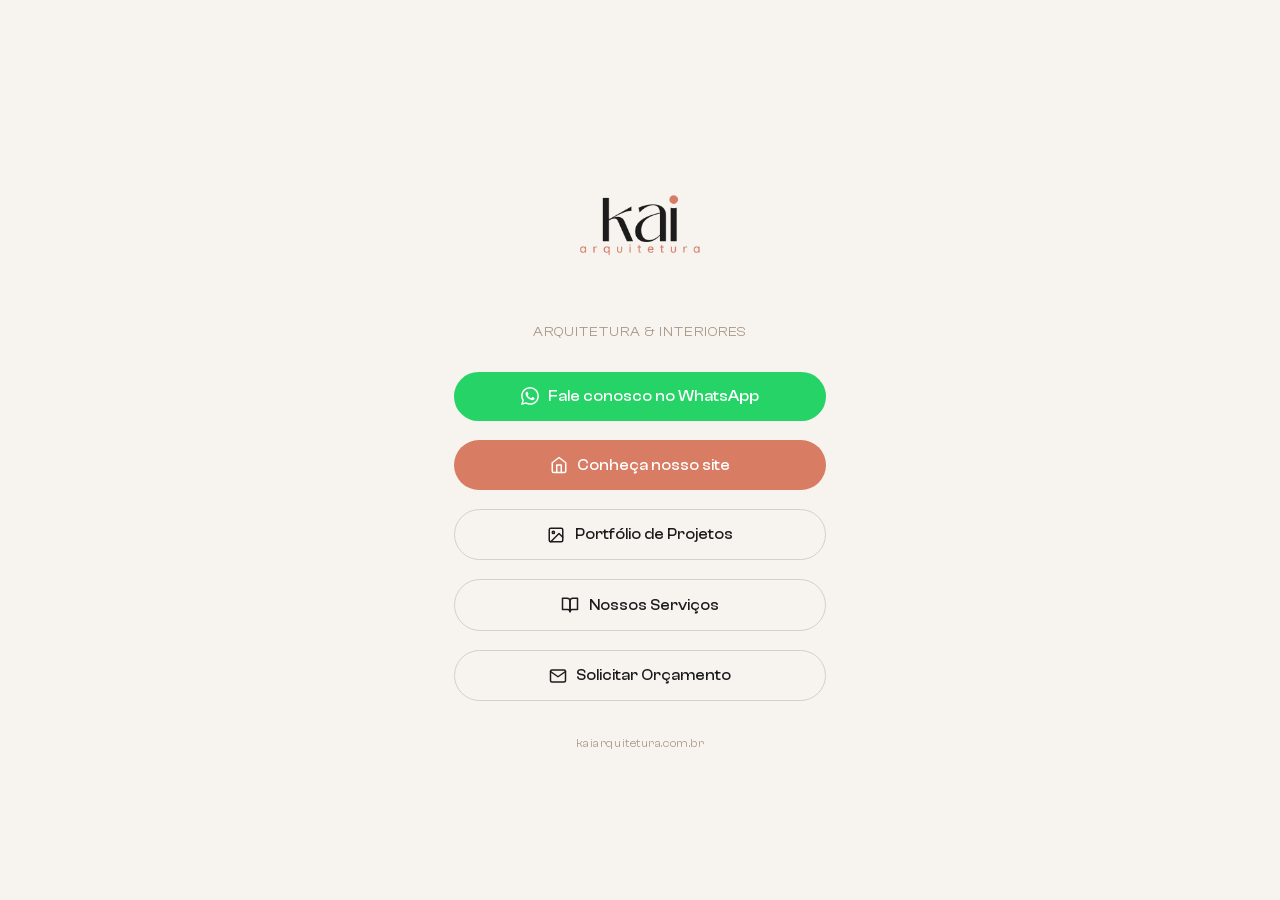
<file: links.html>
<!DOCTYPE html>
<html lang="pt-BR">
<head>
  <!-- Google Tag Manager -->
  <script>(function(w,d,s,l,i){w[l]=w[l]||[];w[l].push({'gtm.start':
  new Date().getTime(),event:'gtm.js'});var f=d.getElementsByTagName(s)[0],
  j=d.createElement(s),dl=l!='dataLayer'?'&l='+l:'';j.async=true;j.src=
  'https://www.googletagmanager.com/gtm.js?id='+i+dl;f.parentNode.insertBefore(j,f);
  })(window,document,'script','dataLayer','GTM-NTBDS8SK');</script>
  <!-- End Google Tag Manager -->
  <meta charset="UTF-8">
  <meta name="viewport" content="width=device-width, initial-scale=1.0">
  <title>KAI Arquitetura | Links</title>
  <meta name="description" content="Links oficiais da KAI Arquitetura. Site, WhatsApp, portfólio e contato.">
  <link rel="icon" type="image/png" href="img/simbolo.png">
  <link rel="stylesheet" href="css/fonts.css">
  <style>
    *, *::before, *::after {
      margin: 0;
      padding: 0;
      box-sizing: border-box;
    }

    :root {
      --bg: #F7F3EF;
      --coral: #D87C63;
      --black: #1C1C1C;
      --beige: #D9CFC5;
      --beige-dark: #A89888;
      --peach: #F0BBA3;
      --white: #FFFFFF;
      --font: 'ClashDisplay', sans-serif;
    }

    body {
      font-family: var(--font);
      background-color: var(--bg);
      color: var(--black);
      min-height: 100vh;
      display: flex;
      align-items: center;
      justify-content: center;
    }

    .links {
      width: 100%;
      max-width: 420px;
      padding: 2.5rem 1.5rem 3rem;
      display: flex;
      flex-direction: column;
      align-items: center;
      gap: 1.2rem;
    }

    .links__logo {
      width: 160px;
      margin-bottom: 0.2rem;
    }

    .links__logo img {
      width: 100%;
      height: auto;
      display: block;
    }

    .links__tagline {
      font-size: 0.85rem;
      font-weight: 400;
      color: var(--beige-dark);
      letter-spacing: 0.08em;
      text-transform: uppercase;
      margin-bottom: 0.8rem;
    }

    .links__btn {
      display: flex;
      align-items: center;
      justify-content: center;
      gap: 0.6rem;
      width: 100%;
      padding: 0.95rem 1.2rem;
      border-radius: 50px;
      font-family: var(--font);
      font-size: 0.95rem;
      font-weight: 500;
      text-decoration: none;
      transition: transform 0.2s ease, box-shadow 0.2s ease;
      cursor: pointer;
    }

    .links__btn:hover {
      transform: translateY(-2px);
      box-shadow: 0 4px 16px rgba(0,0,0,0.08);
    }

    .links__btn:active {
      transform: translateY(0);
    }

    /* Coral filled */
    .links__btn--coral {
      background-color: var(--coral);
      color: var(--white);
    }

    /* Outlined */
    .links__btn--outline {
      background-color: transparent;
      color: var(--black);
      border: 1.5px solid var(--beige);
    }

    .links__btn--outline:hover {
      border-color: var(--coral);
      color: var(--coral);
    }

    /* WhatsApp */
    .links__btn--whatsapp {
      background-color: #25D366;
      color: var(--white);
    }

    /* Icon inside button */
    .links__btn svg {
      width: 18px;
      height: 18px;
      flex-shrink: 0;
    }

    .links__footer {
      margin-top: 1rem;
      font-size: 0.7rem;
      color: var(--beige-dark);
      letter-spacing: 0.05em;
    }

    .links__footer a {
      color: var(--coral);
      text-decoration: none;
    }
  </style>
</head>
<body>
  <!-- Google Tag Manager (noscript) -->
  <noscript><iframe src="https://www.googletagmanager.com/ns.html?id=GTM-NTBDS8SK"
  height="0" width="0" style="display:none;visibility:hidden"></iframe></noscript>
  <!-- End Google Tag Manager (noscript) -->

  <div class="links">
    <div class="links__logo">
      <a href="index.html">
        <img src="img/logo.png" alt="KAI Arquitetura">
      </a>
    </div>

    <p class="links__tagline">Arquitetura &amp; Interiores</p>

    <!-- WhatsApp -->
    <a href="https://wa.me/5511925049959?text=Ol%C3%A1%2C%20KAI%21%20Gostaria%20de%20ter%20uma%20conversa%20r%C3%A1pida%20para%20tirar%20algumas%20d%C3%BAvidas." target="_blank" rel="noopener" class="links__btn links__btn--whatsapp">
      <svg viewBox="0 0 24 24" fill="currentColor"><path d="M17.472 14.382c-.297-.149-1.758-.867-2.03-.967-.273-.099-.471-.148-.67.15-.197.297-.767.966-.94 1.164-.173.199-.347.223-.644.075-.297-.15-1.255-.463-2.39-1.475-.883-.788-1.48-1.761-1.653-2.059-.173-.297-.018-.458.13-.606.134-.133.298-.347.446-.52.149-.174.198-.298.298-.497.099-.198.05-.371-.025-.52-.075-.149-.669-1.612-.916-2.207-.242-.579-.487-.5-.669-.51-.173-.008-.371-.01-.57-.01-.198 0-.52.074-.792.372-.272.297-1.04 1.016-1.04 2.479 0 1.462 1.065 2.875 1.213 3.074.149.198 2.096 3.2 5.077 4.487.709.306 1.262.489 1.694.625.712.227 1.36.195 1.871.118.571-.085 1.758-.719 2.006-1.413.248-.694.248-1.289.173-1.413-.074-.124-.272-.198-.57-.347m-5.421 7.403h-.004a9.87 9.87 0 01-5.031-1.378l-.361-.214-3.741.982.998-3.648-.235-.374a9.86 9.86 0 01-1.51-5.26c.001-5.45 4.436-9.884 9.888-9.884 2.64 0 5.122 1.03 6.988 2.898a9.825 9.825 0 012.893 6.994c-.003 5.45-4.437 9.884-9.885 9.884m8.413-18.297A11.815 11.815 0 0012.05 0C5.495 0 .16 5.335.157 11.892c0 2.096.547 4.142 1.588 5.945L.057 24l6.305-1.654a11.882 11.882 0 005.683 1.448h.005c6.554 0 11.89-5.335 11.893-11.893a11.821 11.821 0 00-3.48-8.413z"/></svg>
      Fale conosco no WhatsApp
    </a>

    <!-- Site -->
    <a href="index.html" class="links__btn links__btn--coral">
      <svg viewBox="0 0 24 24" fill="none" stroke="currentColor" stroke-width="2" stroke-linecap="round" stroke-linejoin="round"><path d="M3 9l9-7 9 7v11a2 2 0 0 1-2 2H5a2 2 0 0 1-2-2z"/><polyline points="9 22 9 12 15 12 15 22"/></svg>
      Conheça nosso site
    </a>

    <!-- Portfólio -->
    <a href="portfolio.html" class="links__btn links__btn--outline">
      <svg viewBox="0 0 24 24" fill="none" stroke="currentColor" stroke-width="2" stroke-linecap="round" stroke-linejoin="round"><rect x="3" y="3" width="18" height="18" rx="2" ry="2"/><circle cx="8.5" cy="8.5" r="1.5"/><polyline points="21 15 16 10 5 21"/></svg>
      Portfólio de Projetos
    </a>

    <!-- Serviços -->
    <a href="index.html#servicos" class="links__btn links__btn--outline">
      <svg viewBox="0 0 24 24" fill="none" stroke="currentColor" stroke-width="2" stroke-linecap="round" stroke-linejoin="round"><path d="M2 3h6a4 4 0 0 1 4 4v14a3 3 0 0 0-3-3H2z"/><path d="M22 3h-6a4 4 0 0 0-4 4v14a3 3 0 0 1 3-3h7z"/></svg>
      Nossos Serviços
    </a>

    <!-- Orçamento / Contato -->
    <a href="index.html#contato" class="links__btn links__btn--outline">
      <svg viewBox="0 0 24 24" fill="none" stroke="currentColor" stroke-width="2" stroke-linecap="round" stroke-linejoin="round"><path d="M4 4h16c1.1 0 2 .9 2 2v12c0 1.1-.9 2-2 2H4c-1.1 0-2-.9-2-2V6c0-1.1.9-2 2-2z"/><polyline points="22,6 12,13 2,6"/></svg>
      Solicitar Orçamento
    </a>

    <p class="links__footer">kaiarquitetura.com.br</p>
  </div>

</body>
</html>
</file>
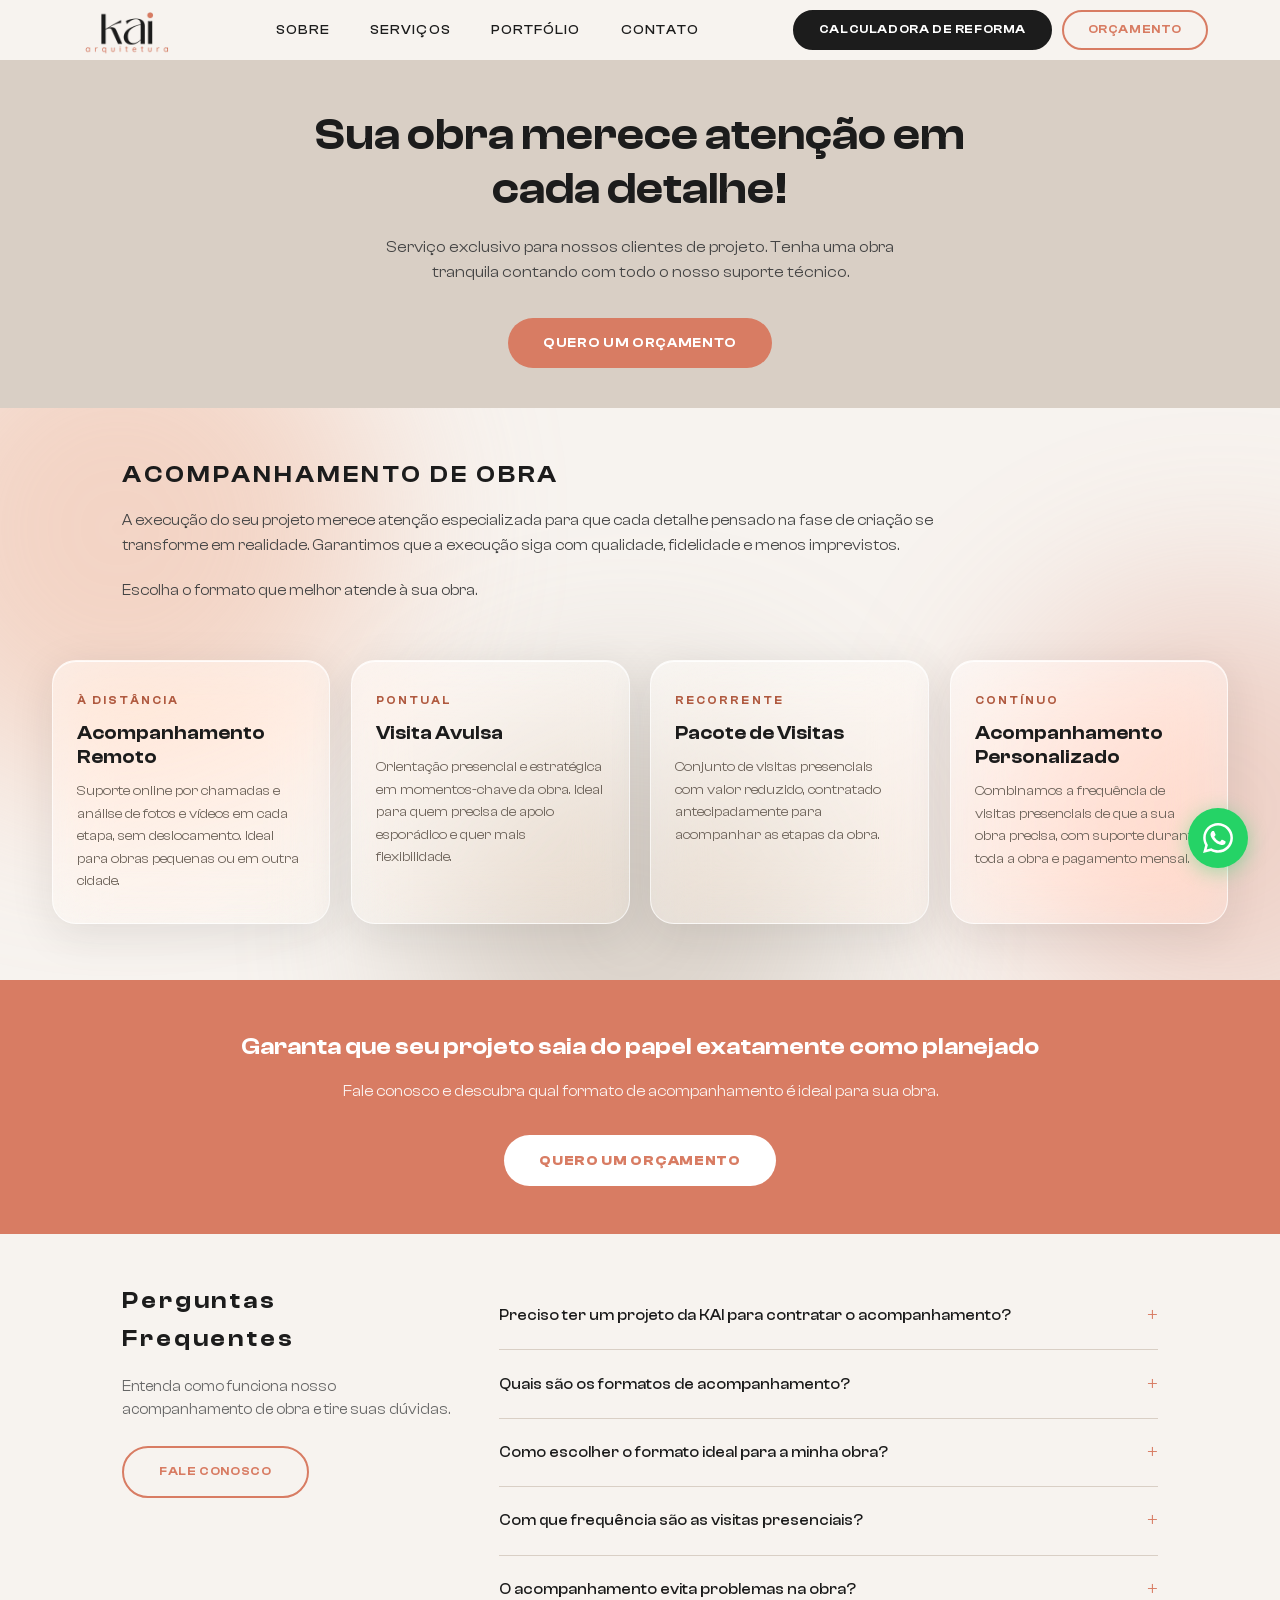
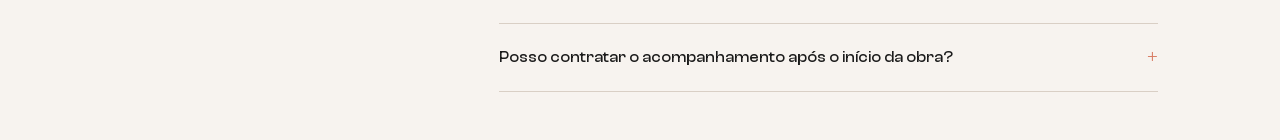
<file: servicos-acompanhamento.html>
<!DOCTYPE html>
<html lang="pt-BR">
<head>
  <!-- Google Tag Manager -->
  <script>(function(w,d,s,l,i){w[l]=w[l]||[];w[l].push({'gtm.start':
  new Date().getTime(),event:'gtm.js'});var f=d.getElementsByTagName(s)[0],
  j=d.createElement(s),dl=l!='dataLayer'?'&l='+l:'';j.async=true;j.src=
  'https://www.googletagmanager.com/gtm.js?id='+i+dl;f.parentNode.insertBefore(j,f);
  })(window,document,'script','dataLayer','GTM-NTBDS8SK');</script>
  <!-- End Google Tag Manager -->
  <meta charset="UTF-8">
  <meta name="viewport" content="width=device-width, initial-scale=1.0">
  <title>Acompanhamento de Obra | KAI Arquitetura</title>
  <meta name="description" content="Acompanhamento de obra da KAI Arquitetura: remoto, visita avulsa, pacote de visitas ou personalizado. Garantimos que seu projeto seja executado com qualidade, fidelidade e menos imprevistos.">
  <link rel="icon" type="image/png" href="img/simbolo.png">
  <link rel="stylesheet" href="css/fonts.css">
  <link rel="stylesheet" href="css/style.css?v=20261001b">
</head>
<body>
  <!-- Google Tag Manager (noscript) -->
  <noscript><iframe src="https://www.googletagmanager.com/ns.html?id=GTM-NTBDS8SK"
  height="0" width="0" style="display:none;visibility:hidden"></iframe></noscript>
  <!-- End Google Tag Manager (noscript) -->

  <!-- HEADER -->
  <header class="header">
    <nav class="nav">
      <a href="index.html" class="nav__logo">
        <img src="img/logo.png" alt="KAI Arquitetura">
      </a>
      <ul class="nav__links">
        <li><a href="index.html#sobre">Sobre</a></li>
        <li class="nav__dropdown">
          <a href="index.html#servicos">Serviços</a>
          <div class="nav__dropdown-menu">
            <a href="servicos-projeto.html">Projetos</a>
            <a href="servicos-consultorias.html">Consultorias</a>
            <a href="servicos-acompanhamento.html">Acompanhamento <span class="nobr">de Obra</span></a>
          </div>
        </li>
        <li><a href="portfolio.html">Portfólio</a></li>
        <li><a href="index.html#contato">Contato</a></li>
      </ul>
      <div class="nav__cta">
        <a href="calculadora.html" class="btn btn--dark">Calculadora de reforma</a>
        <a href="https://wa.me/5511925049959?text=Ol%C3%A1%2C%20KAI%21%20Gostaria%20de%20fazer%20um%20or%C3%A7amento%20com%20voc%C3%AAs." target="_blank" rel="noopener" class="btn">Orçamento</a>
      </div>
      <button class="nav__hamburger" aria-label="Menu">
        <span></span><span></span><span></span>
      </button>
      <div class="nav__mobile-menu">
        <a href="calculadora.html">Calculadora de reforma</a>
        <a href="index.html#sobre">Sobre</a>
        <a href="index.html#servicos">Serviços</a>
        <div class="mobile-submenu">
          <a href="servicos-projeto.html">Projetos</a>
          <a href="servicos-consultorias.html">Consultorias</a>
          <a href="servicos-acompanhamento.html">Acompanhamento <span class="nobr">de Obra</span></a>
        </div>
        <a href="portfolio.html">Portfólio</a>
        <a href="index.html#contato">Contato</a>
      </div>
    </nav>
  </header>

  <!-- HERO -->
  <section class="service-hero">
    <h1 class="service-hero__title">Sua obra merece atenção em cada detalhe!</h1>
    <p class="service-hero__subtitle">Serviço exclusivo para nossos clientes de projeto. Tenha uma obra tranquila contando com todo o nosso suporte técnico.</p>
    <a href="https://wa.me/5511925049959?text=Ol%C3%A1%2C%20KAI%21%20Gostaria%20de%20fazer%20um%20or%C3%A7amento%20de%20acompanhamento%20de%20obra%20com%20voc%C3%AAs." target="_blank" rel="noopener" class="btn btn--coral">Quero um orçamento</a>
  </section>

  <!-- ACOMPANHAMENTO DE OBRA -->
  <section class="glass-zone">
    <div class="glass-zone__blobs" aria-hidden="true"><span></span><span></span><span></span></div>

    <div class="service-detail">
      <h2 class="service-detail__title">Acompanhamento <span class="nobr">de Obra</span></h2>
      <p class="service-detail__intro">A execução do seu projeto merece atenção especializada para que cada detalhe pensado na fase de criação se transforme em realidade. Garantimos que a execução siga com qualidade, fidelidade e menos imprevistos.</p>
      <p class="service-detail__intro" style="margin-top:-1.8rem;">Escolha o formato que melhor atende à sua obra.</p>
    </div>

    <div class="plans-wrap">
      <div class="modes">
        <article class="mode glass">
          <span class="mode__tag">À distância</span>
          <h3 class="mode__name">Acompanhamento Remoto</h3>
          <p class="mode__text">Suporte online por chamadas e análise de fotos e vídeos em cada etapa, sem deslocamento. Ideal para obras pequenas ou em outra cidade.</p>
        </article>
        <article class="mode glass">
          <span class="mode__tag">Pontual</span>
          <h3 class="mode__name">Visita Avulsa</h3>
          <p class="mode__text">Orientação presencial e estratégica em momentos-chave da obra. Ideal para quem precisa de apoio esporádico e quer mais flexibilidade.</p>
        </article>
        <article class="mode glass">
          <span class="mode__tag">Recorrente</span>
          <h3 class="mode__name">Pacote de Visitas</h3>
          <p class="mode__text">Conjunto de visitas presenciais com valor reduzido, contratado antecipadamente para acompanhar as etapas da obra.</p>
        </article>
        <article class="mode glass">
          <span class="mode__tag">Contínuo</span>
          <h3 class="mode__name">Acompanhamento Personalizado</h3>
          <p class="mode__text">Combinamos a frequência de visitas presenciais de que a sua obra precisa, com suporte durante toda a obra e pagamento mensal.</p>
        </article>
      </div>
    </div>
  </section>

  <!-- CTA -->
  <section class="acomp-cta">
    <h3 class="acomp-cta__title">Garanta que seu projeto saia do papel exatamente como planejado</h3>
    <p class="acomp-cta__text">Fale conosco e descubra qual formato de acompanhamento é ideal para sua obra.</p>
    <a href="https://wa.me/5511925049959?text=Ol%C3%A1%2C%20KAI%21%20Gostaria%20de%20fazer%20um%20or%C3%A7amento%20de%20acompanhamento%20de%20obra%20com%20voc%C3%AAs." target="_blank" rel="noopener" class="btn">Quero um orçamento</a>
  </section>

  <!-- FAQ (título à esquerda, perguntas à direita) -->
  <section class="faq-section faq-section--side">
    <div>
      <h3 class="faq-section__title">Perguntas Frequentes</h3>
      <p class="faq-section__title-side-text">Entenda como funciona nosso acompanhamento de obra e tire suas dúvidas.</p>
      <a href="https://wa.me/5511925049959?text=Ol%C3%A1%2C%20KAI%21%20Gostaria%20de%20ter%20uma%20conversa%20r%C3%A1pida%20para%20tirar%20algumas%20d%C3%BAvidas." target="_blank" rel="noopener" class="btn btn--outline" style="font-size:0.75rem;">Fale conosco</a>
    </div>

    <div>
      <div class="faq-item">
        <button class="faq-item__question">Preciso ter um projeto da KAI para contratar o acompanhamento?</button>
        <div class="faq-item__answer">
          <p>Sim, o acompanhamento de obra é um serviço exclusivo para clientes que contrataram o projeto conosco, cobrado à parte. Assim conseguimos garantir total fidelidade entre o que foi projetado e o que será executado.</p>
        </div>
      </div>

      <div class="faq-item">
        <button class="faq-item__question">Quais são os formatos de acompanhamento?</button>
        <div class="faq-item__answer">
          <p>São quatro: o Acompanhamento Remoto, todo online, por chamadas e análise de fotos e vídeos; a Visita Avulsa, presencial, para momentos-chave; o Pacote de Visitas, com visitas presenciais contratadas antecipadamente e valor reduzido; e o Acompanhamento Personalizado, com frequência de visitas combinada e pagamento mensal durante toda a obra.</p>
        </div>
      </div>

      <div class="faq-item">
        <button class="faq-item__question">Como escolher o formato ideal para a minha obra?</button>
        <div class="faq-item__answer">
          <p>Depende do porte, da duração e da localização da obra, e de quanto apoio você quer ter. Obras pequenas ou em outra cidade costumam funcionar bem no remoto; quem precisa de apoio esporádico pode optar por visitas avulsas; e obras maiores se beneficiam do pacote de visitas ou do acompanhamento personalizado. Na conversa inicial, indicamos o formato mais adequado.</p>
        </div>
      </div>

      <div class="faq-item">
        <button class="faq-item__question">Com que frequência são as visitas presenciais?</button>
        <div class="faq-item__answer">
          <p>Na Visita Avulsa, as visitas acontecem quando você precisar, em momentos-chave da obra. No Pacote de Visitas, a quantidade é definida na contratação e distribuída entre as etapas. No Acompanhamento Personalizado, a frequência é combinada com você conforme o ritmo da obra.</p>
        </div>
      </div>

      <div class="faq-item">
        <button class="faq-item__question">O acompanhamento evita problemas na obra?</button>
        <div class="faq-item__answer">
          <p>Significativamente! Com orientação técnica em cada etapa, evitamos erros de execução, compras erradas, retrabalhos e decisões que podem comprometer o resultado final. É um investimento que economiza tempo, dinheiro e estresse.</p>
        </div>
      </div>

      <div class="faq-item">
        <button class="faq-item__question">Posso contratar o acompanhamento após o início da obra?</button>
        <div class="faq-item__answer">
          <p>Sim! Embora o ideal seja contratar desde o início da execução, podemos iniciar o acompanhamento em qualquer fase. Fazemos uma avaliação do que já foi executado e seguimos orientando as próximas etapas.</p>
        </div>
      </div>
    </div>
  </section>

  <!-- WHATSAPP FLOAT -->
  <a href="https://wa.me/5511925049959?text=Ol%C3%A1%2C%20KAI%21%20Gostaria%20de%20ter%20uma%20conversa%20r%C3%A1pida%20para%20tirar%20algumas%20d%C3%BAvidas." target="_blank" rel="noopener" class="whatsapp-float" aria-label="WhatsApp">
    <img src="img/icons/whatsapp.svg" alt="WhatsApp">
  </a>

  <script src="js/main.js?v=20261001"></script>
</body>
</html>
</file>
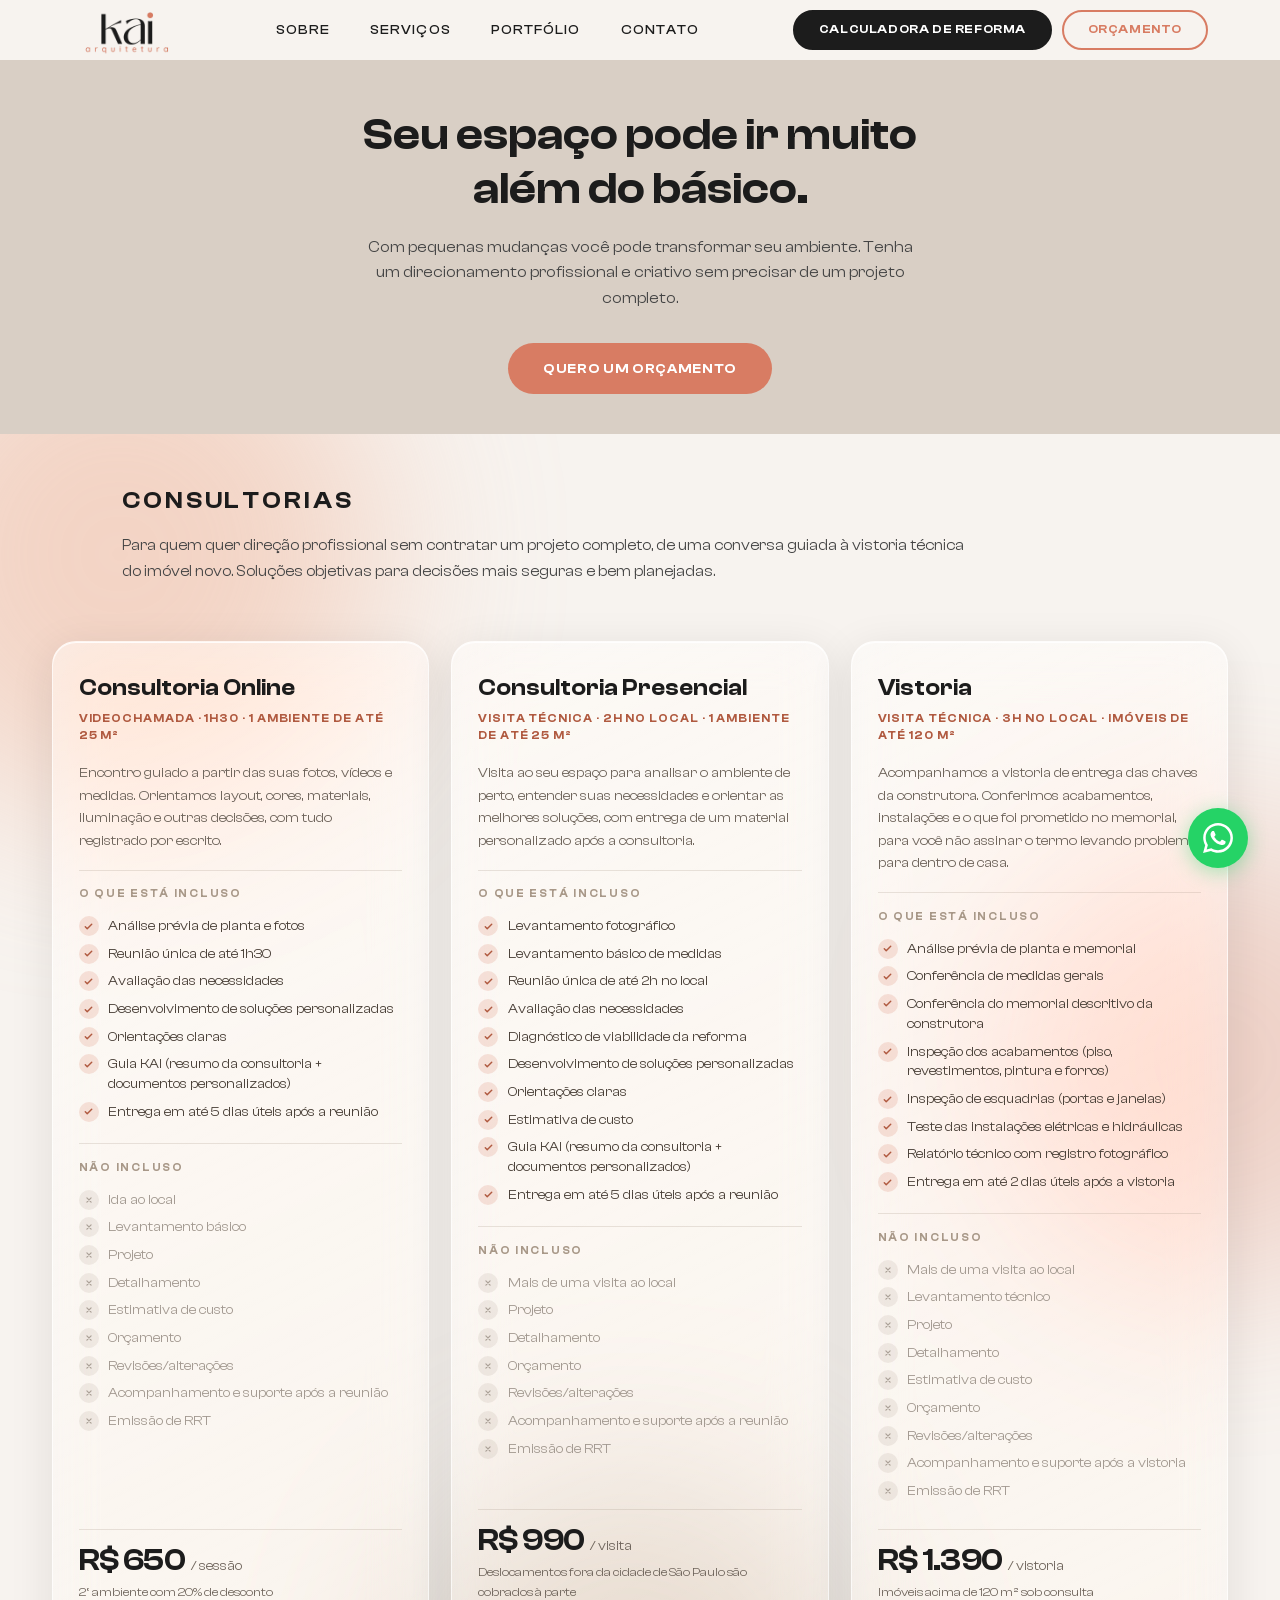
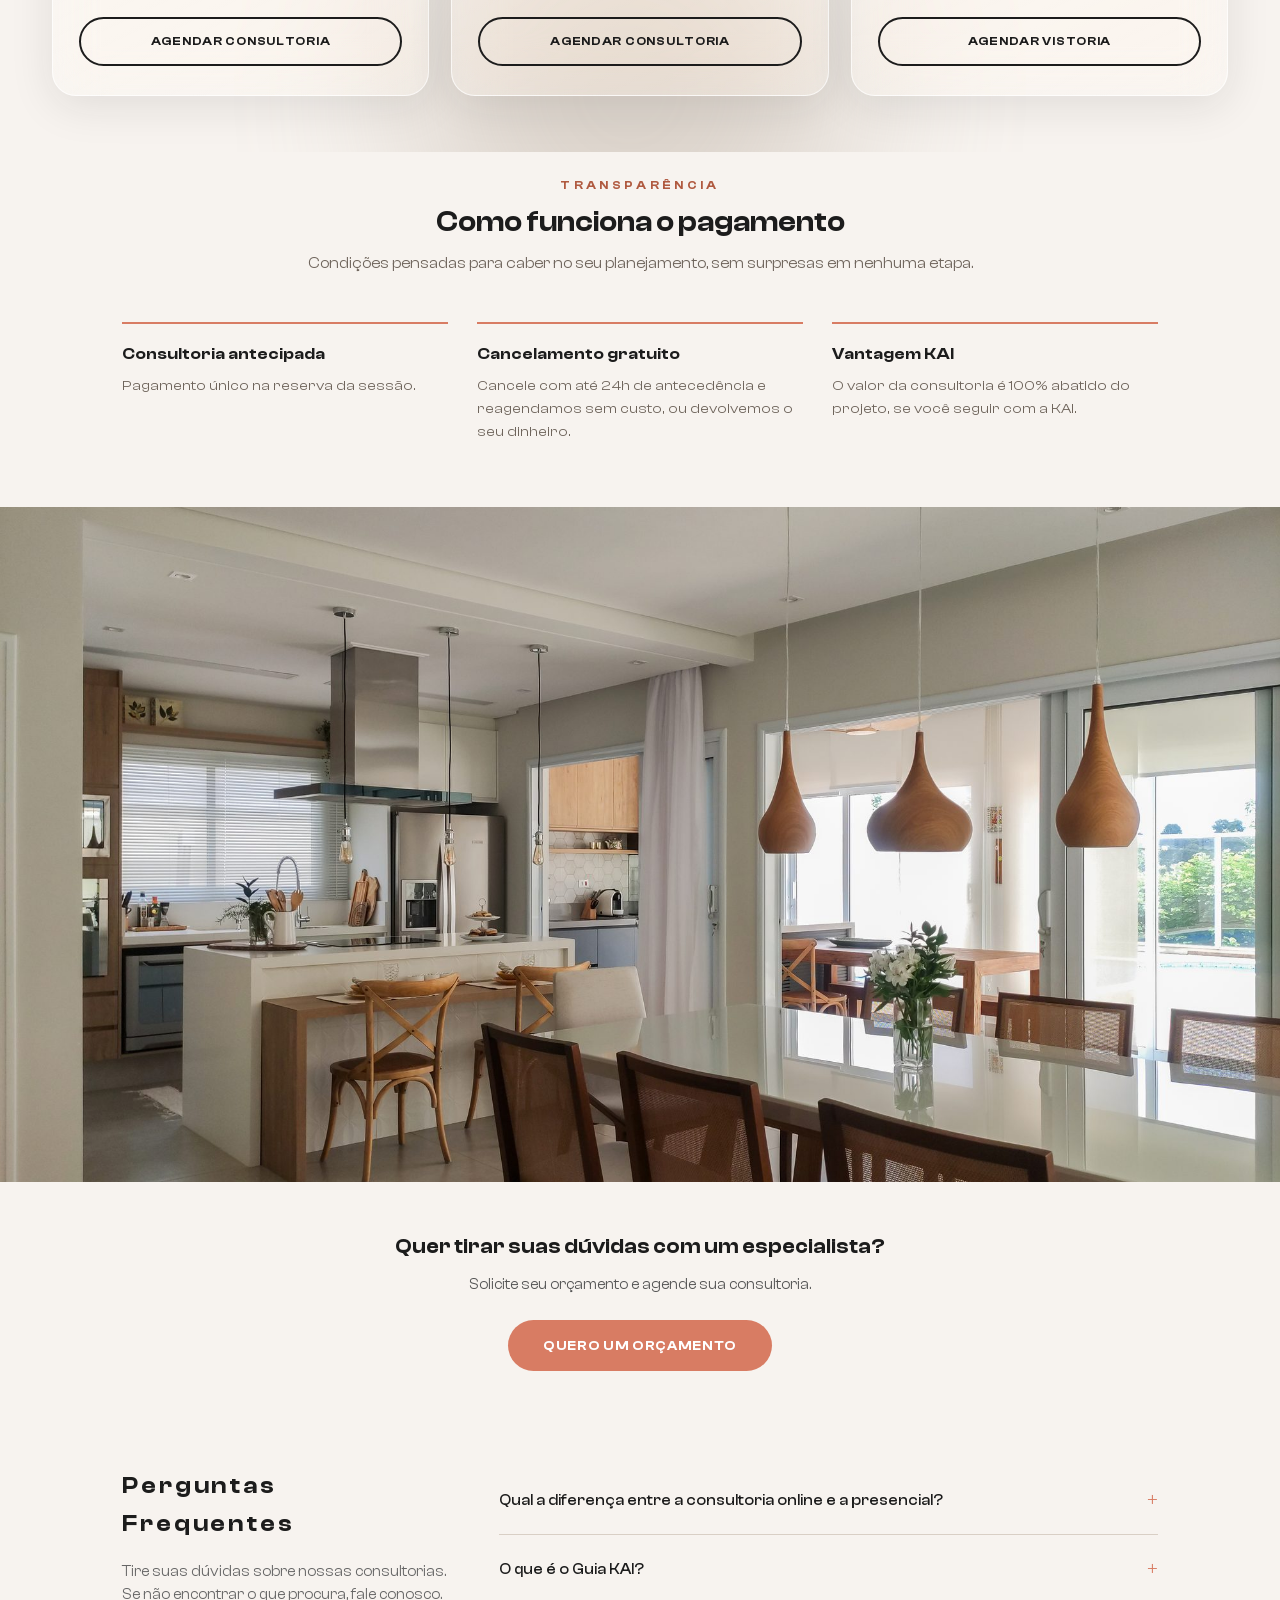
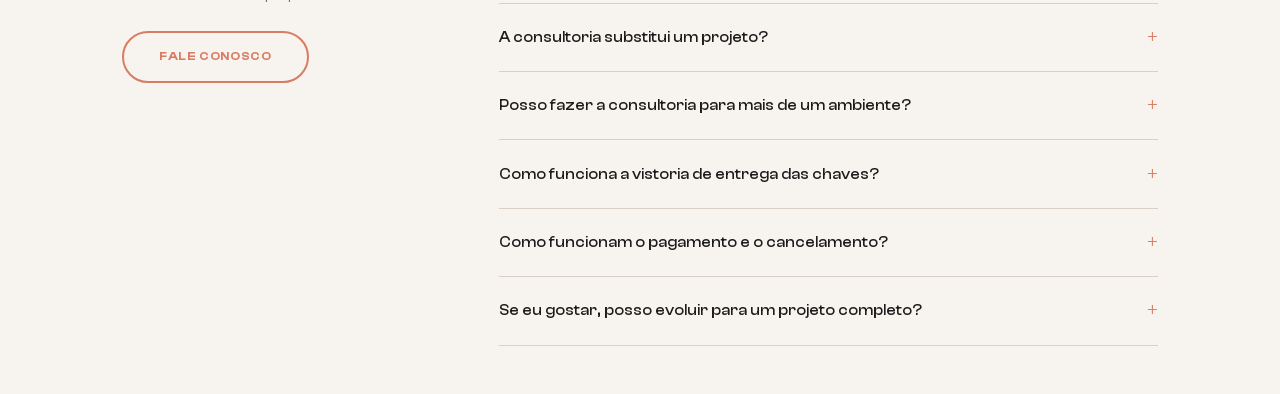
<file: servicos-consultorias.html>
<!DOCTYPE html>
<html lang="pt-BR">
<head>
  <!-- Google Tag Manager -->
  <script>(function(w,d,s,l,i){w[l]=w[l]||[];w[l].push({'gtm.start':
  new Date().getTime(),event:'gtm.js'});var f=d.getElementsByTagName(s)[0],
  j=d.createElement(s),dl=l!='dataLayer'?'&l='+l:'';j.async=true;j.src=
  'https://www.googletagmanager.com/gtm.js?id='+i+dl;f.parentNode.insertBefore(j,f);
  })(window,document,'script','dataLayer','GTM-NTBDS8SK');</script>
  <!-- End Google Tag Manager -->
  <meta charset="UTF-8">
  <meta name="viewport" content="width=device-width, initial-scale=1.0">
  <title>Consultorias | KAI Arquitetura</title>
  <meta name="description" content="Consultoria online, consultoria presencial e vistoria de entrega de chaves com a KAI Arquitetura. Direção profissional para decisões mais seguras, sem precisar de um projeto completo.">
  <link rel="icon" type="image/png" href="img/simbolo.png">
  <link rel="stylesheet" href="css/fonts.css">
  <link rel="stylesheet" href="css/style.css?v=20261001b">
</head>
<body>
  <!-- Google Tag Manager (noscript) -->
  <noscript><iframe src="https://www.googletagmanager.com/ns.html?id=GTM-NTBDS8SK"
  height="0" width="0" style="display:none;visibility:hidden"></iframe></noscript>
  <!-- End Google Tag Manager (noscript) -->

  <!-- HEADER -->
  <header class="header">
    <nav class="nav">
      <a href="index.html" class="nav__logo">
        <img src="img/logo.png" alt="KAI Arquitetura">
      </a>
      <ul class="nav__links">
        <li><a href="index.html#sobre">Sobre</a></li>
        <li class="nav__dropdown">
          <a href="index.html#servicos">Serviços</a>
          <div class="nav__dropdown-menu">
            <a href="servicos-projeto.html">Projetos</a>
            <a href="servicos-consultorias.html">Consultorias</a>
            <a href="servicos-acompanhamento.html">Acompanhamento <span class="nobr">de Obra</span></a>
          </div>
        </li>
        <li><a href="portfolio.html">Portfólio</a></li>
        <li><a href="index.html#contato">Contato</a></li>
      </ul>
      <div class="nav__cta">
        <a href="calculadora.html" class="btn btn--dark">Calculadora de reforma</a>
        <a href="https://wa.me/5511925049959?text=Ol%C3%A1%2C%20KAI%21%20Gostaria%20de%20fazer%20um%20or%C3%A7amento%20com%20voc%C3%AAs." target="_blank" rel="noopener" class="btn">Orçamento</a>
      </div>
      <button class="nav__hamburger" aria-label="Menu">
        <span></span><span></span><span></span>
      </button>
      <div class="nav__mobile-menu">
        <a href="calculadora.html">Calculadora de reforma</a>
        <a href="index.html#sobre">Sobre</a>
        <a href="index.html#servicos">Serviços</a>
        <div class="mobile-submenu">
          <a href="servicos-projeto.html">Projetos</a>
          <a href="servicos-consultorias.html">Consultorias</a>
          <a href="servicos-acompanhamento.html">Acompanhamento <span class="nobr">de Obra</span></a>
        </div>
        <a href="portfolio.html">Portfólio</a>
        <a href="index.html#contato">Contato</a>
      </div>
    </nav>
  </header>

  <!-- HERO -->
  <section class="service-hero">
    <h1 class="service-hero__title">Seu espaço pode ir muito além do básico.</h1>
    <p class="service-hero__subtitle">Com pequenas mudanças você pode transformar seu ambiente. Tenha um direcionamento profissional e criativo sem precisar de um projeto completo.</p>
    <a href="https://wa.me/5511925049959?text=Ol%C3%A1%2C%20KAI%21%20Gostaria%20de%20fazer%20um%20or%C3%A7amento%20de%20consultoria%20com%20voc%C3%AAs." target="_blank" rel="noopener" class="btn btn--coral">Quero um orçamento</a>
  </section>

  <!-- CONSULTORIAS -->
  <section class="glass-zone">
    <div class="glass-zone__blobs" aria-hidden="true"><span></span><span></span><span></span></div>

    <div class="service-detail">
      <h2 class="service-detail__title">Consultorias</h2>
      <p class="service-detail__intro">Para quem quer direção profissional sem contratar um projeto completo, de uma conversa guiada à vistoria técnica do imóvel novo. Soluções objetivas para decisões mais seguras e bem planejadas.</p>
    </div>

    <div class="plans-wrap">
      <div class="plans plans--3">

        <article class="plan glass">
          <h3 class="plan__name">Consultoria Online</h3>
          <p class="plan__meta">Videochamada · 1h30 · 1 ambiente de até 25 m²</p>
          <p class="plan__text">Encontro guiado a partir das suas fotos, vídeos e medidas. Orientamos layout, cores, materiais, iluminação e outras decisões, com tudo registrado por escrito.</p>
          <p class="plan__label">O que está incluso</p>
          <ul class="checks">
            <li>Análise prévia de planta e fotos</li>
            <li>Reunião única de até 1h30</li>
            <li>Avaliação das necessidades</li>
            <li>Desenvolvimento de soluções personalizadas</li>
            <li>Orientações claras</li>
            <li>Guia KAI (resumo da consultoria + documentos personalizados)</li>
            <li>Entrega em até 5 dias úteis após a reunião</li>
          </ul>
          <p class="plan__label">Não incluso</p>
          <ul class="checks">
            <li class="off">Ida ao local</li>
            <li class="off">Levantamento básico</li>
            <li class="off">Projeto</li>
            <li class="off">Detalhamento</li>
            <li class="off">Estimativa de custo</li>
            <li class="off">Orçamento</li>
            <li class="off">Revisões/alterações</li>
            <li class="off">Acompanhamento e suporte após a reunião</li>
            <li class="off">Emissão de RRT</li>
          </ul>
          <div class="plan__foot">
            <div class="plan__price"><span class="plan__price-val">R$ 650</span><span class="plan__price-unit">/ sessão</span></div>
            <p class="plan__note">2º ambiente com 20% de desconto</p>
            <a href="https://wa.me/5511925049959?text=Ol%C3%A1%2C%20KAI%21%20Gostaria%20de%20mais%20informa%C3%A7%C3%B5es%20sobre%20a%20Consultoria%20Online%20e%20de%20agendar%20um%20hor%C3%A1rio." target="_blank" rel="noopener" class="plan__cta">Agendar consultoria</a>
          </div>
        </article>

        <article class="plan glass">
          <h3 class="plan__name">Consultoria Presencial</h3>
          <p class="plan__meta">Visita técnica · 2h no local · 1 ambiente de até 25 m²</p>
          <p class="plan__text">Visita ao seu espaço para analisar o ambiente de perto, entender suas necessidades e orientar as melhores soluções, com entrega de um material personalizado após a consultoria.</p>
          <p class="plan__label">O que está incluso</p>
          <ul class="checks">
            <li>Levantamento fotográfico</li>
            <li>Levantamento básico de medidas</li>
            <li>Reunião única de até 2h no local</li>
            <li>Avaliação das necessidades</li>
            <li>Diagnóstico de viabilidade da reforma</li>
            <li>Desenvolvimento de soluções personalizadas</li>
            <li>Orientações claras</li>
            <li>Estimativa de custo</li>
            <li>Guia KAI (resumo da consultoria + documentos personalizados)</li>
            <li>Entrega em até 5 dias úteis após a reunião</li>
          </ul>
          <p class="plan__label">Não incluso</p>
          <ul class="checks">
            <li class="off">Mais de uma visita ao local</li>
            <li class="off">Projeto</li>
            <li class="off">Detalhamento</li>
            <li class="off">Orçamento</li>
            <li class="off">Revisões/alterações</li>
            <li class="off">Acompanhamento e suporte após a reunião</li>
            <li class="off">Emissão de RRT</li>
          </ul>
          <div class="plan__foot">
            <div class="plan__price"><span class="plan__price-val">R$ 990</span><span class="plan__price-unit">/ visita</span></div>
            <p class="plan__note">Deslocamentos fora da cidade de São Paulo são cobrados à parte</p>
            <a href="https://wa.me/5511925049959?text=Ol%C3%A1%2C%20KAI%21%20Gostaria%20de%20mais%20informa%C3%A7%C3%B5es%20sobre%20a%20Consultoria%20Presencial%20e%20de%20agendar%20um%20hor%C3%A1rio%20para%20a%20visita." target="_blank" rel="noopener" class="plan__cta">Agendar consultoria</a>
          </div>
        </article>

        <article class="plan glass">
          <h3 class="plan__name">Vistoria</h3>
          <p class="plan__meta">Visita técnica · 3h no local · Imóveis de até 120 m²</p>
          <p class="plan__text">Acompanhamos a vistoria de entrega das chaves da construtora. Conferimos acabamentos, instalações e o que foi prometido no memorial, para você não assinar o termo levando problema para dentro de casa.</p>
          <p class="plan__label">O que está incluso</p>
          <ul class="checks">
            <li>Análise prévia de planta e memorial</li>
            <li>Conferência de medidas gerais</li>
            <li>Conferência do memorial descritivo da construtora</li>
            <li>Inspeção dos acabamentos (piso, revestimentos, pintura e forros)</li>
            <li>Inspeção de esquadrias (portas e janelas)</li>
            <li>Teste das instalações elétricas e hidráulicas</li>
            <li>Relatório técnico com registro fotográfico</li>
            <li>Entrega em até 2 dias úteis após a vistoria</li>
          </ul>
          <p class="plan__label">Não incluso</p>
          <ul class="checks">
            <li class="off">Mais de uma visita ao local</li>
            <li class="off">Levantamento técnico</li>
            <li class="off">Projeto</li>
            <li class="off">Detalhamento</li>
            <li class="off">Estimativa de custo</li>
            <li class="off">Orçamento</li>
            <li class="off">Revisões/alterações</li>
            <li class="off">Acompanhamento e suporte após a vistoria</li>
            <li class="off">Emissão de RRT</li>
          </ul>
          <div class="plan__foot">
            <div class="plan__price"><span class="plan__price-val">R$ 1.390</span><span class="plan__price-unit">/ vistoria</span></div>
            <p class="plan__note">Imóveis acima de 120 m² sob consulta</p>
            <a href="https://wa.me/5511925049959?text=Ol%C3%A1%2C%20KAI%21%20Gostaria%20de%20mais%20informa%C3%A7%C3%B5es%20sobre%20a%20Vistoria%20de%20entrega%20de%20chaves%20e%20de%20agendar%20uma%20data." target="_blank" rel="noopener" class="plan__cta">Agendar vistoria</a>
          </div>
        </article>

      </div>
    </div>
  </section>

  <!-- TRANSPARÊNCIA -->
  <section class="pay-section">
    <div class="sec-head">
      <p class="sec-head__eyebrow">Transparência</p>
      <h2 class="sec-head__title">Como funciona o pagamento</h2>
      <p class="sec-head__text">Condições pensadas para caber no seu planejamento, sem surpresas em nenhuma etapa.</p>
    </div>
    <div class="pay">
      <div class="pay__cell">
        <h3 class="pay__title">Consultoria antecipada</h3>
        <p class="pay__text">Pagamento único na reserva da sessão.</p>
      </div>
      <div class="pay__cell">
        <h3 class="pay__title">Cancelamento gratuito</h3>
        <p class="pay__text">Cancele com até 24h de antecedência e reagendamos sem custo, ou devolvemos o seu dinheiro.</p>
      </div>
      <div class="pay__cell">
        <h3 class="pay__title">Vantagem KAI</h3>
        <p class="pay__text">O valor da consultoria é 100% abatido do projeto, se você seguir com a KAI.</p>
      </div>
    </div>
  </section>

  <!-- FULL IMAGE (taller) -->
  <img src="img/portfolio/BS_Cozinha_3.jpg" alt="Cozinha projetada pela KAI Arquitetura" class="service-image-full">

  <!-- CTA -->
  <section style="text-align:center; padding:3rem 2rem; background:var(--bg);">
    <h3 style="font-size:1.3rem; font-weight:600; margin-bottom:0.6rem;">Quer tirar suas dúvidas com um especialista?</h3>
    <p style="font-size:0.92rem; color:#555; margin-bottom:1.5rem;">Solicite seu orçamento e agende sua consultoria.</p>
    <a href="https://wa.me/5511925049959?text=Ol%C3%A1%2C%20KAI%21%20Gostaria%20de%20fazer%20um%20or%C3%A7amento%20de%20consultoria%20com%20voc%C3%AAs." target="_blank" rel="noopener" class="btn btn--coral">Quero um orçamento</a>
  </section>

  <!-- FAQ (título à esquerda, perguntas à direita) -->
  <section class="faq-section faq-section--side">
    <div>
      <h3 class="faq-section__title">Perguntas Frequentes</h3>
      <p class="faq-section__title-side-text">Tire suas dúvidas sobre nossas consultorias. Se não encontrar o que procura, fale conosco.</p>
      <a href="https://wa.me/5511925049959?text=Ol%C3%A1%2C%20KAI%21%20Gostaria%20de%20ter%20uma%20conversa%20r%C3%A1pida%20para%20tirar%20algumas%20d%C3%BAvidas." target="_blank" rel="noopener" class="btn btn--outline" style="font-size:0.75rem;">Fale conosco</a>
    </div>

    <div>
      <div class="faq-item">
        <button class="faq-item__question">Qual a diferença entre a consultoria online e a presencial?</button>
        <div class="faq-item__answer">
          <p>Na online, a reunião é por videochamada (até 1h30) e partimos das fotos, vídeos, planta e medidas que você envia. Na presencial, vamos até o seu espaço (até 2h no local), fazemos o levantamento fotográfico e de medidas básicas, avaliamos a viabilidade da reforma e incluímos uma estimativa de custo. As duas atendem 1 ambiente de até 25 m².</p>
        </div>
      </div>

      <div class="faq-item">
        <button class="faq-item__question">O que é o Guia KAI?</button>
        <div class="faq-item__answer">
          <p>É o material que você recebe em até 5 dias úteis após a reunião, com o resumo da consultoria e documentos personalizados com as orientações definidas. Assim você tem tudo registrado por escrito para consultar quando precisar e colocar em prática com segurança.</p>
        </div>
      </div>

      <div class="faq-item">
        <button class="faq-item__question">A consultoria substitui um projeto?</button>
        <div class="faq-item__answer">
          <p>Não. A consultoria é ideal para decisões pontuais em um ambiente: você sai com direção profissional para executar por conta própria. Ela não inclui projeto, detalhamento técnico nem revisões. Para transformar mais ambientes, com imagens 3D e projeto executivo, o caminho é um dos nossos <a href="servicos-projeto.html" class="pay__link">Projetos</a>.</p>
        </div>
      </div>

      <div class="faq-item">
        <button class="faq-item__question">Posso fazer a consultoria para mais de um ambiente?</button>
        <div class="faq-item__answer">
          <p>Sim. Cada consultoria contempla 1 ambiente de até 25 m², e na consultoria online o 2º ambiente sai com 20% de desconto. Se você tiver mais ambientes, fale com a gente e indicamos a melhor opção.</p>
        </div>
      </div>

      <div class="faq-item">
        <button class="faq-item__question">Como funciona a vistoria de entrega das chaves?</button>
        <div class="faq-item__answer">
          <p>Acompanhamos você na vistoria da construtora (até 3h no local, para imóveis de até 120 m²). Conferimos medidas gerais, acabamentos, esquadrias, instalações elétricas e hidráulicas e o memorial descritivo. Em até 2 dias úteis você recebe um relatório técnico com registro fotográfico, para pedir os reparos antes de assinar o termo.</p>
        </div>
      </div>

      <div class="faq-item">
        <button class="faq-item__question">Como funcionam o pagamento e o cancelamento?</button>
        <div class="faq-item__answer">
          <p>O pagamento é único, feito na reserva da sessão. Se precisar cancelar com até 24h de antecedência, reagendamos sem custo ou devolvemos o seu dinheiro.</p>
        </div>
      </div>

      <div class="faq-item">
        <button class="faq-item__question">Se eu gostar, posso evoluir para um projeto completo?</button>
        <div class="faq-item__answer">
          <p>Claro! Muitos clientes começam pela consultoria e depois seguem para o projeto. Nesse caso, o valor da consultoria é 100% abatido do projeto, e aproveitamos tudo o que já foi conversado na nova proposta.</p>
        </div>
      </div>
    </div>
  </section>

  <!-- WHATSAPP FLOAT -->
  <a href="https://wa.me/5511925049959?text=Ol%C3%A1%2C%20KAI%21%20Gostaria%20de%20ter%20uma%20conversa%20r%C3%A1pida%20para%20tirar%20algumas%20d%C3%BAvidas." target="_blank" rel="noopener" class="whatsapp-float" aria-label="WhatsApp">
    <img src="img/icons/whatsapp.svg" alt="WhatsApp">
  </a>

  <script src="js/main.js?v=20261001"></script>
</body>
</html>
</file>
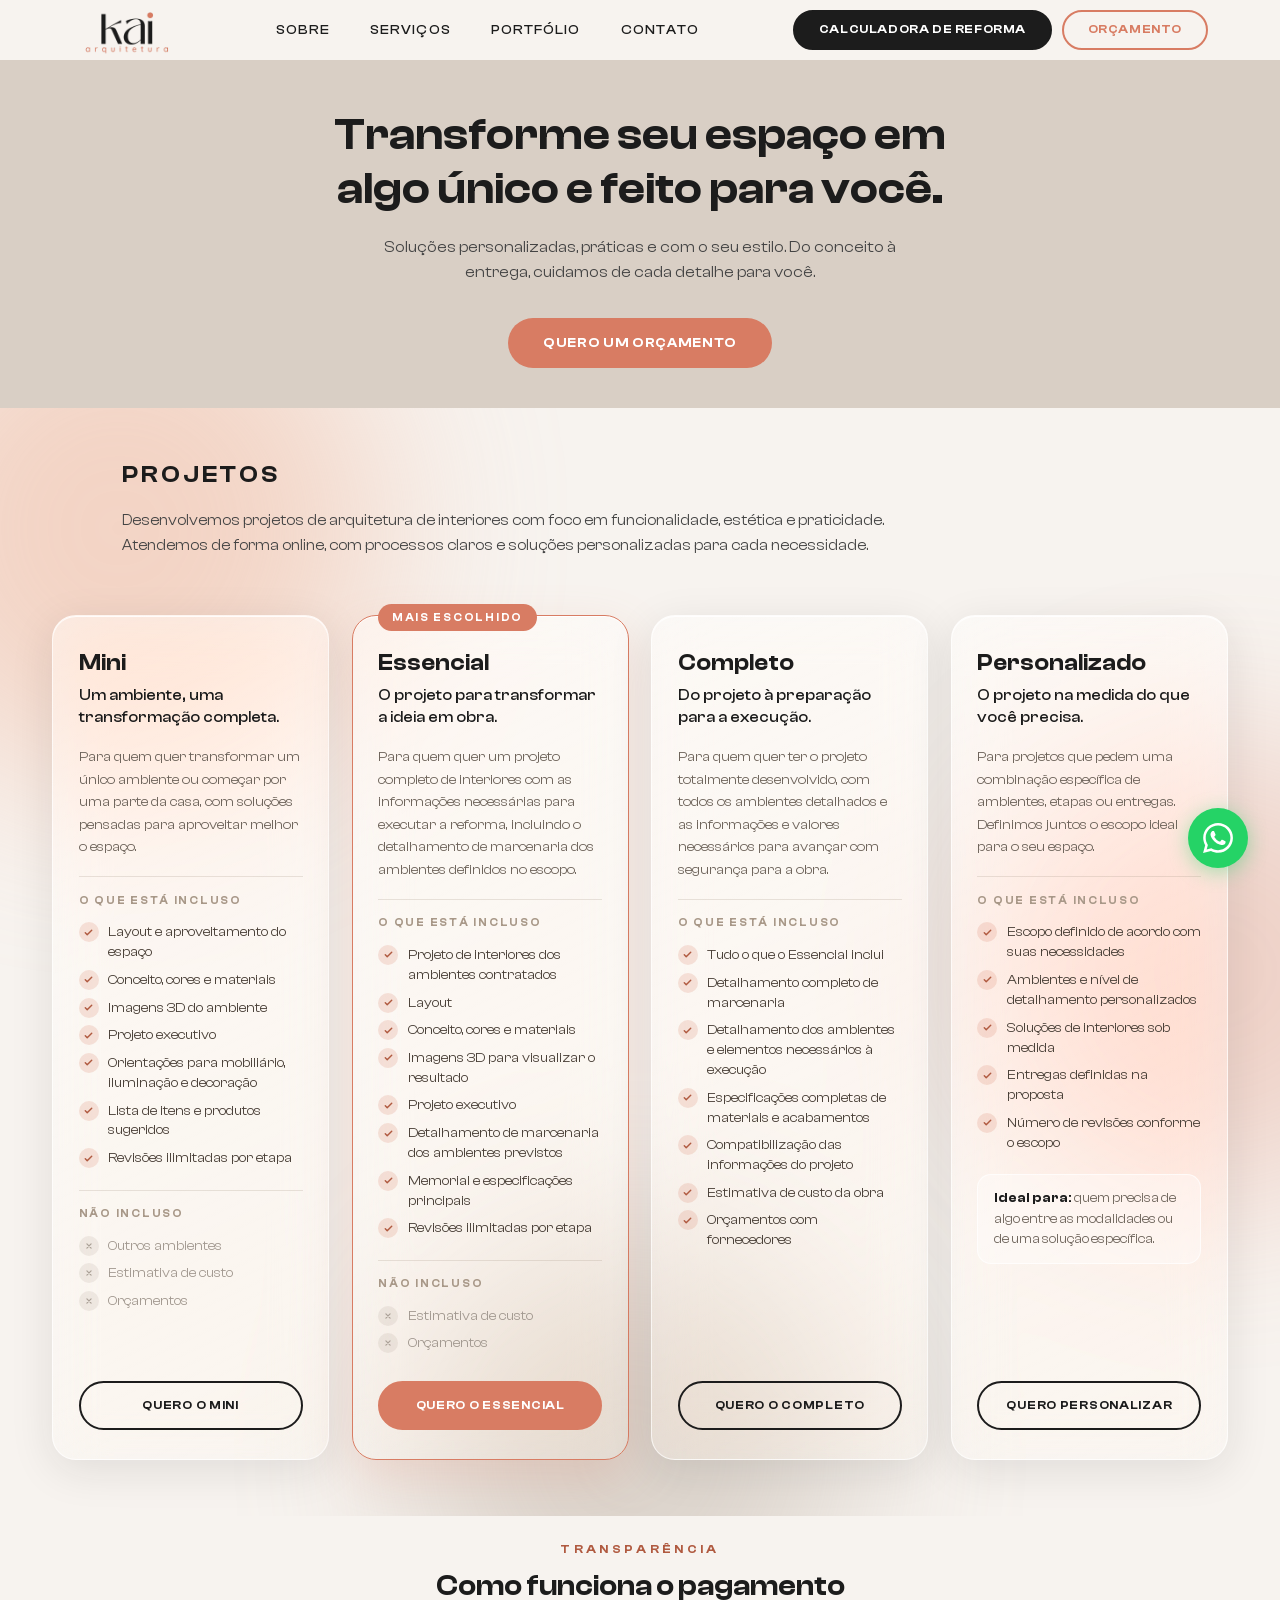
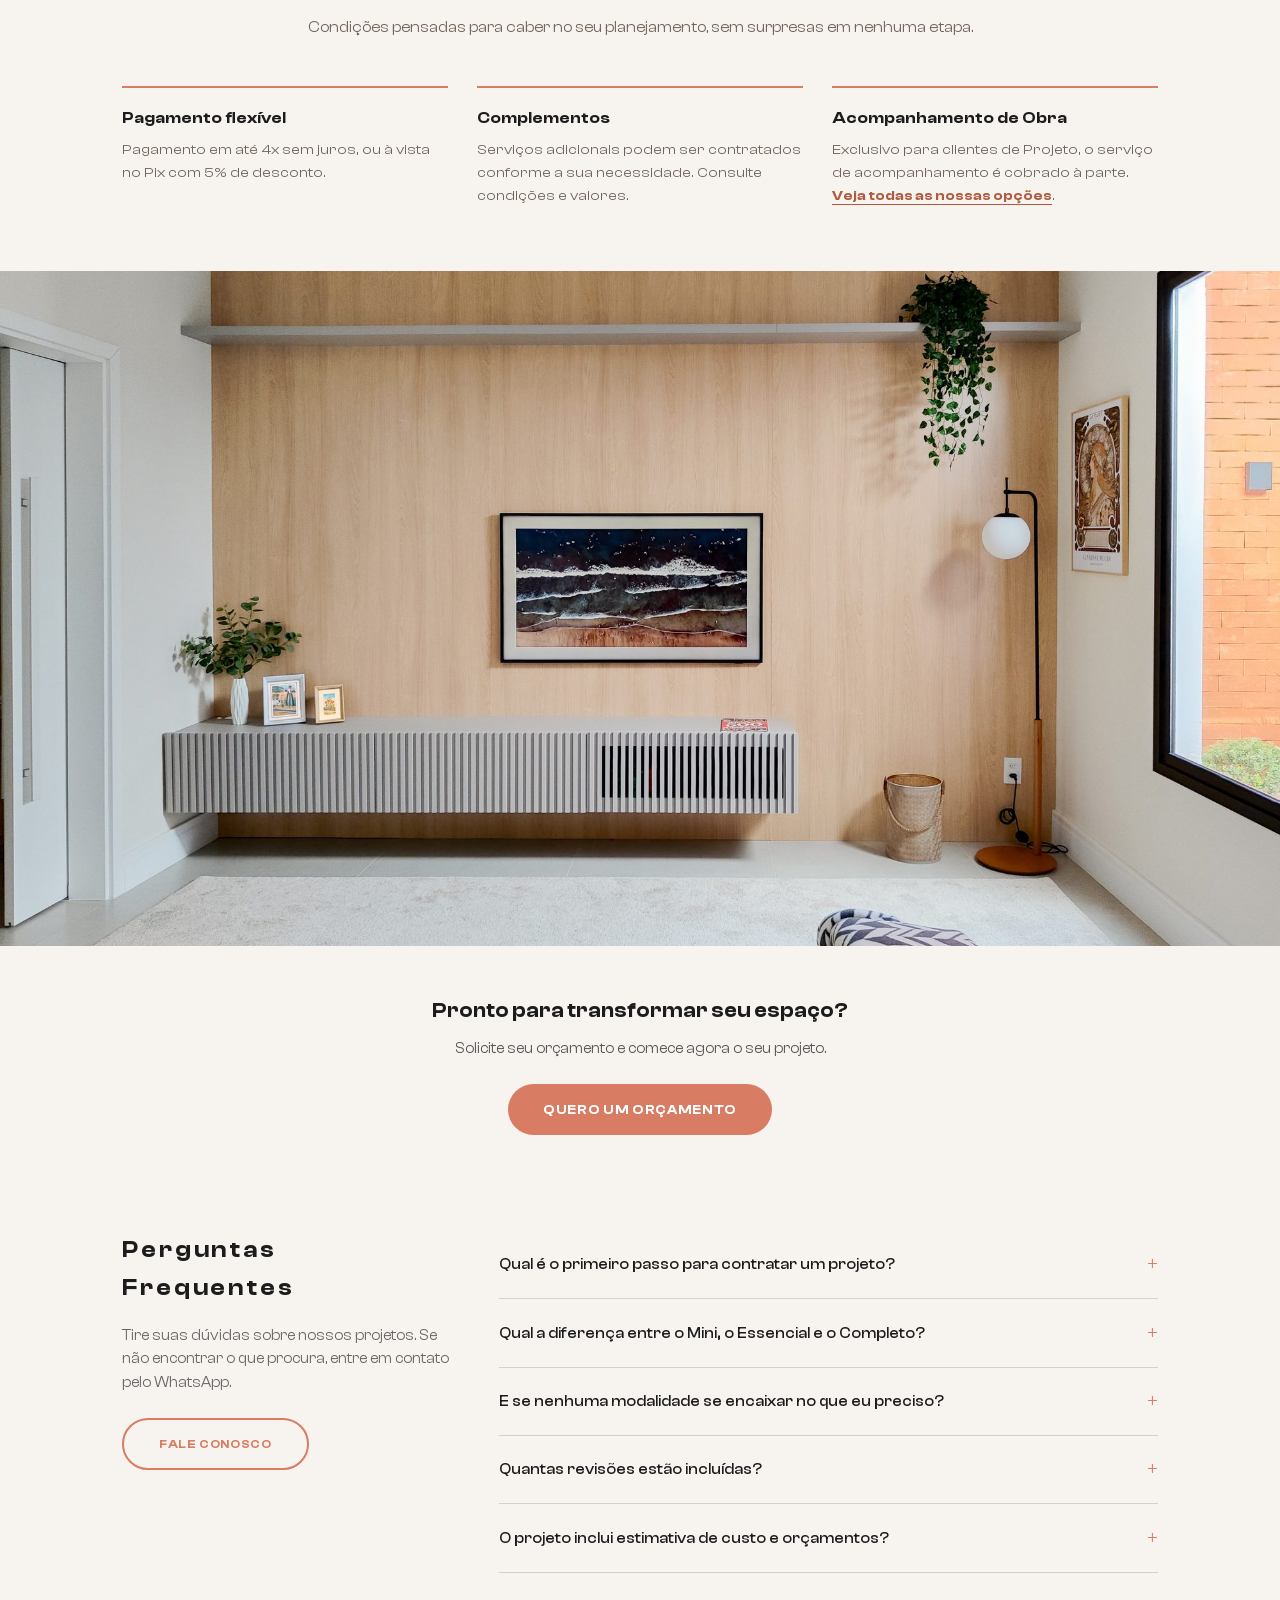
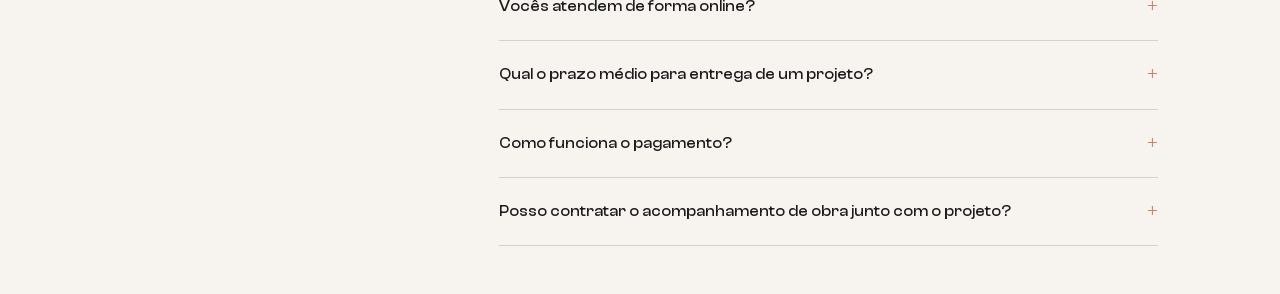
<file: servicos-projeto.html>
<!DOCTYPE html>
<html lang="pt-BR">
<head>
  <!-- Google Tag Manager -->
  <script>(function(w,d,s,l,i){w[l]=w[l]||[];w[l].push({'gtm.start':
  new Date().getTime(),event:'gtm.js'});var f=d.getElementsByTagName(s)[0],
  j=d.createElement(s),dl=l!='dataLayer'?'&l='+l:'';j.async=true;j.src=
  'https://www.googletagmanager.com/gtm.js?id='+i+dl;f.parentNode.insertBefore(j,f);
  })(window,document,'script','dataLayer','GTM-NTBDS8SK');</script>
  <!-- End Google Tag Manager -->
  <meta charset="UTF-8">
  <meta name="viewport" content="width=device-width, initial-scale=1.0">
  <title>Projetos | KAI Arquitetura</title>
  <meta name="description" content="Projetos de arquitetura de interiores da KAI Arquitetura nas modalidades Mini, Essencial, Completo e Personalizado. Atendimento online, com processos claros e soluções sob medida.">
  <link rel="icon" type="image/png" href="img/simbolo.png">
  <link rel="stylesheet" href="css/fonts.css">
  <link rel="stylesheet" href="css/style.css?v=20261001b">
</head>
<body>
  <!-- Google Tag Manager (noscript) -->
  <noscript><iframe src="https://www.googletagmanager.com/ns.html?id=GTM-NTBDS8SK"
  height="0" width="0" style="display:none;visibility:hidden"></iframe></noscript>
  <!-- End Google Tag Manager (noscript) -->

  <!-- HEADER -->
  <header class="header">
    <nav class="nav">
      <a href="index.html" class="nav__logo">
        <img src="img/logo.png" alt="KAI Arquitetura">
      </a>
      <ul class="nav__links">
        <li><a href="index.html#sobre">Sobre</a></li>
        <li class="nav__dropdown">
          <a href="index.html#servicos">Serviços</a>
          <div class="nav__dropdown-menu">
            <a href="servicos-projeto.html">Projetos</a>
            <a href="servicos-consultorias.html">Consultorias</a>
            <a href="servicos-acompanhamento.html">Acompanhamento <span class="nobr">de Obra</span></a>
          </div>
        </li>
        <li><a href="portfolio.html">Portfólio</a></li>
        <li><a href="index.html#contato">Contato</a></li>
      </ul>
      <div class="nav__cta">
        <a href="calculadora.html" class="btn btn--dark">Calculadora de reforma</a>
        <a href="https://wa.me/5511925049959?text=Ol%C3%A1%2C%20KAI%21%20Gostaria%20de%20fazer%20um%20or%C3%A7amento%20com%20voc%C3%AAs." target="_blank" rel="noopener" class="btn">Orçamento</a>
      </div>
      <button class="nav__hamburger" aria-label="Menu">
        <span></span><span></span><span></span>
      </button>
      <div class="nav__mobile-menu">
        <a href="calculadora.html">Calculadora de reforma</a>
        <a href="index.html#sobre">Sobre</a>
        <a href="index.html#servicos">Serviços</a>
        <div class="mobile-submenu">
          <a href="servicos-projeto.html">Projetos</a>
          <a href="servicos-consultorias.html">Consultorias</a>
          <a href="servicos-acompanhamento.html">Acompanhamento <span class="nobr">de Obra</span></a>
        </div>
        <a href="portfolio.html">Portfólio</a>
        <a href="index.html#contato">Contato</a>
      </div>
    </nav>
  </header>

  <!-- HERO -->
  <section class="service-hero">
    <h1 class="service-hero__title">Transforme seu espaço em algo único e feito para você.</h1>
    <p class="service-hero__subtitle">Soluções personalizadas, práticas e com o seu estilo. Do conceito à entrega, cuidamos de cada detalhe para você.</p>
    <a href="https://wa.me/5511925049959?text=Ol%C3%A1%2C%20KAI%21%20Gostaria%20de%20fazer%20um%20or%C3%A7amento%20de%20projeto%20com%20voc%C3%AAs." target="_blank" rel="noopener" class="btn btn--coral">Quero um orçamento</a>
  </section>

  <!-- PROJETOS -->
  <section class="glass-zone">
    <div class="glass-zone__blobs" aria-hidden="true"><span></span><span></span><span></span></div>

    <div class="service-detail">
      <h2 class="service-detail__title">Projetos</h2>
      <p class="service-detail__intro">Desenvolvemos projetos de arquitetura de interiores com foco em funcionalidade, estética e praticidade. Atendemos de forma online, com processos claros e soluções personalizadas para cada necessidade.</p>
    </div>

    <div class="plans-wrap">
      <div class="plans plans--4">

        <article class="plan glass">
          <h3 class="plan__name">Mini</h3>
          <p class="plan__sub">Um ambiente, uma transformação completa.</p>
          <p class="plan__text">Para quem quer transformar um único ambiente ou começar por uma parte da casa, com soluções pensadas para aproveitar melhor o espaço.</p>
          <p class="plan__label">O que está incluso</p>
          <ul class="checks">
            <li>Layout e aproveitamento do espaço</li>
            <li>Conceito, cores e materiais</li>
            <li>Imagens 3D do ambiente</li>
            <li>Projeto executivo</li>
            <li>Orientações para mobiliário, iluminação e decoração</li>
            <li>Lista de itens e produtos sugeridos</li>
            <li>Revisões ilimitadas por etapa</li>
          </ul>
          <p class="plan__label">Não incluso</p>
          <ul class="checks">
            <li class="off">Outros ambientes</li>
            <li class="off">Estimativa de custo</li>
            <li class="off">Orçamentos</li>
          </ul>
          <div class="plan__foot">
            <a href="https://wa.me/5511925049959?text=Ol%C3%A1%2C%20KAI%21%20Gostaria%20de%20receber%20uma%20proposta%20para%20o%20Projeto%20Mini." target="_blank" rel="noopener" class="plan__cta">Quero o Mini</a>
          </div>
        </article>

        <article class="plan plan--feature glass">
          <span class="plan__ribbon">Mais escolhido</span>
          <h3 class="plan__name">Essencial</h3>
          <p class="plan__sub">O projeto para transformar a ideia em obra.</p>
          <p class="plan__text">Para quem quer um projeto completo de interiores com as informações necessárias para executar a reforma, incluindo o detalhamento de marcenaria dos ambientes definidos no escopo.</p>
          <p class="plan__label">O que está incluso</p>
          <ul class="checks">
            <li>Projeto de interiores dos ambientes contratados</li>
            <li>Layout</li>
            <li>Conceito, cores e materiais</li>
            <li>Imagens 3D para visualizar o resultado</li>
            <li>Projeto executivo</li>
            <li>Detalhamento de marcenaria dos ambientes previstos</li>
            <li>Memorial e especificações principais</li>
            <li>Revisões ilimitadas por etapa</li>
          </ul>
          <p class="plan__label">Não incluso</p>
          <ul class="checks">
            <li class="off">Estimativa de custo</li>
            <li class="off">Orçamentos</li>
          </ul>
          <div class="plan__foot">
            <a href="https://wa.me/5511925049959?text=Ol%C3%A1%2C%20KAI%21%20Gostaria%20de%20receber%20uma%20proposta%20para%20o%20Projeto%20Essencial." target="_blank" rel="noopener" class="plan__cta">Quero o Essencial</a>
          </div>
        </article>

        <article class="plan glass">
          <h3 class="plan__name">Completo</h3>
          <p class="plan__sub">Do projeto à preparação para a execução.</p>
          <p class="plan__text">Para quem quer ter o projeto totalmente desenvolvido, com todos os ambientes detalhados e as informações e valores necessários para avançar com segurança para a obra.</p>
          <p class="plan__label">O que está incluso</p>
          <ul class="checks">
            <li>Tudo o que o Essencial inclui</li>
            <li>Detalhamento completo de marcenaria</li>
            <li>Detalhamento dos ambientes e elementos necessários à execução</li>
            <li>Especificações completas de materiais e acabamentos</li>
            <li>Compatibilização das informações do projeto</li>
            <li>Estimativa de custo da obra</li>
            <li>Orçamentos com fornecedores</li>
          </ul>
          <div class="plan__foot">
            <a href="https://wa.me/5511925049959?text=Ol%C3%A1%2C%20KAI%21%20Gostaria%20de%20receber%20uma%20proposta%20para%20o%20Projeto%20Completo." target="_blank" rel="noopener" class="plan__cta">Quero o Completo</a>
          </div>
        </article>

        <article class="plan glass">
          <h3 class="plan__name">Personalizado</h3>
          <p class="plan__sub">O projeto na medida do que você precisa.</p>
          <p class="plan__text">Para projetos que pedem uma combinação específica de ambientes, etapas ou entregas. Definimos juntos o escopo ideal para o seu espaço.</p>
          <p class="plan__label">O que está incluso</p>
          <ul class="checks">
            <li>Escopo definido de acordo com suas necessidades</li>
            <li>Ambientes e nível de detalhamento personalizados</li>
            <li>Soluções de interiores sob medida</li>
            <li>Entregas definidas na proposta</li>
            <li>Número de revisões conforme o escopo</li>
          </ul>
          <p class="plan__ideal"><strong>Ideal para:</strong> quem precisa de algo entre as modalidades ou de uma solução específica.</p>
          <div class="plan__foot">
            <a href="https://wa.me/5511925049959?text=Ol%C3%A1%2C%20KAI%21%20Gostaria%20de%20receber%20uma%20proposta%20de%20projeto%20personalizado." target="_blank" rel="noopener" class="plan__cta">Quero personalizar</a>
          </div>
        </article>

      </div>
    </div>
  </section>

  <!-- TRANSPARÊNCIA -->
  <section class="pay-section">
    <div class="sec-head">
      <p class="sec-head__eyebrow">Transparência</p>
      <h2 class="sec-head__title">Como funciona o pagamento</h2>
      <p class="sec-head__text">Condições pensadas para caber no seu planejamento, sem surpresas em nenhuma etapa.</p>
    </div>
    <div class="pay">
      <div class="pay__cell">
        <h3 class="pay__title">Pagamento flexível</h3>
        <p class="pay__text">Pagamento em até 4x sem juros, ou à vista no Pix com 5% de desconto.</p>
      </div>
      <div class="pay__cell">
        <h3 class="pay__title">Complementos</h3>
        <p class="pay__text">Serviços adicionais podem ser contratados conforme a sua necessidade. Consulte condições e valores.</p>
      </div>
      <div class="pay__cell">
        <h3 class="pay__title">Acompanhamento <span class="nobr">de Obra</span></h3>
        <p class="pay__text">Exclusivo para clientes de Projeto, o serviço de acompanhamento é cobrado à parte. <a href="servicos-acompanhamento.html" class="pay__link">Veja todas as nossas opções</a>.</p>
      </div>
    </div>
  </section>

  <!-- FULL IMAGE (taller) -->
  <img src="img/BB_Sala_3-Edit.jpg" alt="Sala projetada pela KAI Arquitetura" class="service-image-full">

  <!-- CTA -->
  <section style="text-align:center; padding:3rem 2rem; background:var(--bg);">
    <h3 style="font-size:1.3rem; font-weight:600; margin-bottom:0.6rem;">Pronto para transformar seu espaço?</h3>
    <p style="font-size:0.92rem; color:#555; margin-bottom:1.5rem;">Solicite seu orçamento e comece agora o seu projeto.</p>
    <a href="https://wa.me/5511925049959?text=Ol%C3%A1%2C%20KAI%21%20Gostaria%20de%20fazer%20um%20or%C3%A7amento%20de%20projeto%20com%20voc%C3%AAs." target="_blank" rel="noopener" class="btn btn--coral">Quero um orçamento</a>
  </section>

  <!-- FAQ (título à esquerda, perguntas à direita) -->
  <section class="faq-section faq-section--side">
    <div>
      <h3 class="faq-section__title">Perguntas Frequentes</h3>
      <p class="faq-section__title-side-text">Tire suas dúvidas sobre nossos projetos. Se não encontrar o que procura, entre em contato pelo WhatsApp.</p>
      <a href="https://wa.me/5511925049959?text=Ol%C3%A1%2C%20KAI%21%20Gostaria%20de%20ter%20uma%20conversa%20r%C3%A1pida%20para%20tirar%20algumas%20d%C3%BAvidas." target="_blank" rel="noopener" class="btn btn--outline" style="font-size:0.75rem;">Fale conosco</a>
    </div>

    <div>
      <div class="faq-item">
        <button class="faq-item__question">Qual é o primeiro passo para contratar um projeto?</button>
        <div class="faq-item__answer">
          <p>Basta entrar em contato pelo WhatsApp ou pelo formulário do site. Enviamos o nosso Questionário de Projeto para entender suas necessidades e, em seguida, agendamos uma conversa inicial para alinhar expectativas e enviar uma proposta personalizada.</p>
        </div>
      </div>

      <div class="faq-item">
        <button class="faq-item__question">Qual a diferença entre o Mini, o Essencial e o Completo?</button>
        <div class="faq-item__answer">
          <p>O Mini é para transformar um único ambiente, com layout, conceito, imagens 3D e projeto executivo. O Essencial é o projeto de interiores dos ambientes contratados, com detalhamento de marcenaria e memorial, pronto para a reforma. O Completo inclui tudo o que o Essencial tem e vai além: detalhamento completo, compatibilização, estimativa de custo da obra e orçamentos com fornecedores.</p>
        </div>
      </div>

      <div class="faq-item">
        <button class="faq-item__question">E se nenhuma modalidade se encaixar no que eu preciso?</button>
        <div class="faq-item__answer">
          <p>Para isso existe o Personalizado: definimos juntos os ambientes, o nível de detalhamento, as entregas e o número de revisões, tudo descrito na proposta. É ideal para quem precisa de algo entre as modalidades ou de uma solução específica.</p>
        </div>
      </div>

      <div class="faq-item">
        <button class="faq-item__question">Quantas revisões estão incluídas?</button>
        <div class="faq-item__answer">
          <p>No Mini, no Essencial e no Completo, as revisões são ilimitadas dentro de cada etapa: você ajusta o que precisar antes de avançarmos para a próxima. No Personalizado, o número de revisões é definido conforme o escopo.</p>
        </div>
      </div>

      <div class="faq-item">
        <button class="faq-item__question">O projeto inclui estimativa de custo e orçamentos?</button>
        <div class="faq-item__answer">
          <p>Sim, no Completo, que inclui a estimativa de custo da obra e os orçamentos com fornecedores. No Mini e no Essencial esses itens não fazem parte do escopo, mas podem entrar em um projeto Personalizado.</p>
        </div>
      </div>

      <div class="faq-item">
        <button class="faq-item__question">Vocês atendem de forma online?</button>
        <div class="faq-item__answer">
          <p>Sim! Os projetos são desenvolvidos de forma online, o que nos permite atender clientes de qualquer cidade ou estado com a mesma qualidade e agilidade. Usamos ferramentas digitais para reuniões, apresentações e acompanhamento do projeto.</p>
        </div>
      </div>

      <div class="faq-item">
        <button class="faq-item__question">Qual o prazo médio para entrega de um projeto?</button>
        <div class="faq-item__answer">
          <p>O prazo varia conforme o número de ambientes e a complexidade do projeto. Em média, projetos residenciais levam de 30 a 90 dias. Na proposta, informamos o cronograma detalhado para que você possa se planejar.</p>
        </div>
      </div>

      <div class="faq-item">
        <button class="faq-item__question">Como funciona o pagamento?</button>
        <div class="faq-item__answer">
          <p>Você pode pagar em até 4x sem juros, ou à vista no Pix com 5% de desconto. Serviços complementares podem ser contratados conforme a sua necessidade.</p>
        </div>
      </div>

      <div class="faq-item">
        <button class="faq-item__question">Posso contratar o acompanhamento de obra junto com o projeto?</button>
        <div class="faq-item__answer">
          <p>Sim. O acompanhamento de obra é exclusivo para clientes de Projeto e é cobrado à parte, com opções remotas e presenciais. Conheça os formatos na página de <a href="servicos-acompanhamento.html" class="pay__link">Acompanhamento de Obra</a>.</p>
        </div>
      </div>
    </div>
  </section>

  <!-- WHATSAPP FLOAT -->
  <a href="https://wa.me/5511925049959?text=Ol%C3%A1%2C%20KAI%21%20Gostaria%20de%20ter%20uma%20conversa%20r%C3%A1pida%20para%20tirar%20algumas%20d%C3%BAvidas." target="_blank" rel="noopener" class="whatsapp-float" aria-label="WhatsApp">
    <img src="img/icons/whatsapp.svg" alt="WhatsApp">
  </a>

  <script src="js/main.js?v=20261001"></script>
</body>
</html>
</file>
<file: css/fonts.css>
@font-face {
  font-family: 'ClashDisplay';
  src: url('../fonts/ClashDisplay-Variable.woff2') format('woff2'),
       url('../fonts/ClashDisplay-Variable.woff') format('woff');
  font-weight: 200 700;
  font-display: swap;
  font-style: normal;
}
</file>
<file: css/style.css>
/* ===== RESET & BASE ===== */
*, *::before, *::after {
  margin: 0;
  padding: 0;
  box-sizing: border-box;
}

:root {
  --bg: #F7F3EF;
  --coral: #D87C63;
  --black: #1C1C1C;
  --beige: #D9CFC5;
  --beige-dark: #A89888;
  --peach: #F0BBA3;
  --white: #FFFFFF;
  --coral-ink: #B05A40;
  --muted: #6F655C;
  /* liquid glass — mesmo da calculadora */
  --glass-bg: linear-gradient(155deg, rgba(255,255,255,0.5), rgba(255,255,255,0.2));
  --glass-brd: rgba(255,255,255,0.68);
  --glass-sh: 0 10px 44px rgba(28,28,28,0.1), inset 0 1px 0 rgba(255,255,255,0.85);
  --glass-blur: blur(26px) saturate(185%);
  --font: 'ClashDisplay', sans-serif;
  --side-margin: 5rem;
}

html {
  scroll-behavior: smooth;
  font-size: 16px;
}

body {
  font-family: var(--font);
  background-color: var(--bg);
  color: var(--black);
  line-height: 1.6;
  overflow-x: hidden;
}

a {
  text-decoration: none;
  color: inherit;
}

ul, ol {
  list-style: none;
}

img {
  max-width: 100%;
  height: auto;
  display: block;
}

/* ===== HEADER / NAV ===== */
.header {
  position: fixed;
  top: 0;
  left: 0;
  width: 100%;
  z-index: 1000;
  background-color: var(--bg);
  transition: background-color 0.4s, box-shadow 0.3s;
}

/* Transparent header over hero */
.header--transparent {
  background-color: transparent;
}

.header--transparent .nav__links a {
  color: var(--white);
}

.header--transparent .nav__hamburger span {
  background: var(--white);
}

.header--transparent .nav__logo img {
  filter: brightness(0) invert(1);
}

.header--transparent .nav__cta .btn {
  border-color: var(--white);
  color: var(--white);
}

.header--transparent .nav__cta .btn:hover {
  background: var(--white);
  color: var(--black);
}

.header.scrolled {
  background-color: var(--bg);
  box-shadow: 0 2px 20px rgba(0, 0, 0, 0.08);
}

.header.scrolled.header--transparent .nav__links a {
  color: var(--black);
}

.header.scrolled.header--transparent .nav__hamburger span {
  background: var(--black);
}

.header.scrolled.header--transparent .nav__logo img {
  filter: none;
}

.header.scrolled.header--transparent .nav__cta .btn {
  border-color: var(--coral);
  color: var(--coral);
}

.header.scrolled.header--transparent .nav__cta .btn:hover {
  background: var(--coral);
  color: var(--white);
}

.nav {
  display: flex;
  justify-content: space-between;
  align-items: center;
  max-width: 1200px;
  margin: 0 auto;
  padding: 0 2rem;
  height: 60px;
}

.nav__logo img {
  height: 110px;
  width: auto;
  transition: filter 0.4s;
  margin: -28px 0;
  object-fit: contain;
}

.nav__links {
  display: flex;
  gap: 2.5rem;
  align-items: center;
}

.nav__links a {
  font-weight: 500;
  font-size: 0.85rem;
  letter-spacing: 0.08em;
  text-transform: uppercase;
  color: var(--black);
  position: relative;
  transition: color 0.3s;
}

.nav__links a::after {
  content: '';
  position: absolute;
  bottom: -4px;
  left: 0;
  width: 0;
  height: 2px;
  background-color: var(--coral);
  transition: width 0.3s;
}

.nav__links a:hover {
  color: var(--coral);
}

.nav__links a:hover::after {
  width: 100%;
}

/* Nav CTA button */
.nav__cta {
  display: flex;
  align-items: center;
}

.nav__cta .btn {
  padding: 0.55rem 1.5rem;
  font-size: 0.75rem;
  border: 2px solid var(--coral);
  background: transparent;
  color: var(--coral);
  border-radius: 50px;
  font-family: var(--font);
  font-weight: 600;
  letter-spacing: 0.05em;
  text-transform: uppercase;
  cursor: pointer;
  transition: all 0.3s;
  white-space: nowrap;
}

.nav__cta .btn:hover {
  background: var(--coral);
  color: var(--white);
  transform: translateY(-1px);
}

/* Dropdown Servicos */
.nav__dropdown {
  position: relative;
}

.nav__dropdown-menu {
  position: absolute;
  top: 100%;
  left: 50%;
  transform: translateX(-50%);
  background: var(--white);
  border-radius: 8px;
  box-shadow: 0 8px 30px rgba(0,0,0,0.1);
  padding: 1rem 0;
  min-width: 220px;
  opacity: 0;
  visibility: hidden;
  transition: opacity 0.3s, visibility 0.3s, transform 0.3s;
  transform: translateX(-50%) translateY(10px);
  margin-top: 0.5rem;
}

.nav__dropdown:hover .nav__dropdown-menu {
  opacity: 1;
  visibility: visible;
  transform: translateX(-50%) translateY(0);
}

.nav__dropdown-menu a {
  display: block;
  padding: 0.6rem 1.5rem;
  font-size: 0.8rem;
  text-transform: none;
  letter-spacing: 0.02em;
  white-space: nowrap;
  color: var(--black) !important;
}

.nav__dropdown-menu a:hover {
  background-color: var(--bg);
}

.nav__dropdown-menu a::after {
  display: none;
}

/* Mobile hamburger */
.nav__hamburger {
  display: none;
  flex-direction: column;
  gap: 5px;
  cursor: pointer;
  background: none;
  border: none;
  padding: 5px;
}

.nav__hamburger span {
  width: 25px;
  height: 2px;
  background: var(--black);
  transition: all 0.3s;
}

.nav__hamburger.active span:nth-child(1) {
  transform: rotate(45deg) translate(5px, 5px);
}

.nav__hamburger.active span:nth-child(2) {
  opacity: 0;
}

.nav__hamburger.active span:nth-child(3) {
  transform: rotate(-45deg) translate(5px, -5px);
}

/* ===== BUTTONS ===== */
.btn {
  display: inline-block;
  padding: 0.9rem 2.2rem;
  border-radius: 50px;
  font-family: var(--font);
  font-weight: 600;
  font-size: 0.85rem;
  letter-spacing: 0.05em;
  text-transform: uppercase;
  cursor: pointer;
  transition: all 0.3s;
  border: none;
}

.btn--coral {
  background-color: var(--coral);
  color: var(--white);
}

.btn--coral:hover {
  background-color: #c46b55;
  transform: translateY(-2px);
  box-shadow: 0 6px 20px rgba(216, 124, 101, 0.35);
}

.btn--outline {
  background: transparent;
  border: 2px solid var(--coral);
  color: var(--coral);
}

.btn--outline:hover {
  background-color: var(--coral);
  color: var(--white);
}

/* ===== HERO (full-bleed, invades header) ===== */
.hero {
  position: relative;
  width: 100%;
  height: 100vh;
  min-height: 600px;
  overflow: hidden;
}

.hero__image {
  width: 100%;
  height: 100%;
  object-fit: cover;
}

.hero__overlay {
  position: absolute;
  inset: 0;
  background: linear-gradient(
    to bottom,
    rgba(28,28,28,0.55) 0%,
    rgba(28,28,28,0.25) 30%,
    rgba(28,28,28,0.15) 50%,
    rgba(28,28,28,0.35) 100%
  );
  display: flex;
  flex-direction: column;
  justify-content: center;
  align-items: center;
  text-align: center;
  padding: 2rem;
}

.hero__title {
  font-size: 3.5rem;
  font-weight: 600;
  color: var(--white);
  line-height: 1.15;
  max-width: 700px;
  margin-bottom: 2rem;
  text-shadow: 0 2px 20px rgba(0,0,0,0.3);
}

.hero__subtitle {
  font-size: 1.25rem;
  font-weight: 400;
  color: var(--white);
  max-width: 560px;
  margin: -1rem auto 2rem;
  line-height: 1.5;
  text-shadow: 0 2px 16px rgba(0,0,0,0.3);
}

.hero__title--dark {
  color: var(--black);
  text-shadow: none;
}

/* ===== SERVICE HERO (pages servicos) ===== */
.service-hero {
  margin-top: 60px;
  background-color: var(--beige);
  text-align: center;
  padding: 3rem 2rem 2.5rem;
}

.service-hero__title {
  font-size: 2.8rem;
  font-weight: 600;
  line-height: 1.2;
  max-width: 650px;
  margin: 0 auto 1.2rem;
}

.service-hero__subtitle {
  font-size: 1rem;
  font-weight: 400;
  max-width: 550px;
  margin: 0 auto 2rem;
  color: #444;
  line-height: 1.6;
}

/* ===== SECTIONS (consistent side margins) ===== */
.section {
  padding: 3rem 2rem;
}

.section__inner {
  max-width: 1100px;
  margin: 0 auto;
  padding: 0 var(--side-margin);
}

.section--beige {
  background-color: var(--beige);
}

.section--coral {
  background-color: var(--coral);
  color: var(--white);
}

.section__container {
  max-width: 1100px;
  margin: 0 auto;
}

.section__title {
  font-size: 1.8rem;
  font-weight: 600;
  text-transform: uppercase;
  margin-bottom: 1rem;
  letter-spacing: 0.12em;
}

.section__title--coral {
  color: var(--coral);
}

.section__title--beige-dark {
  color: var(--beige-dark);
}

.section__subtitle {
  font-size: 1rem;
  font-weight: 400;
  color: #555;
  margin-bottom: 2.5rem;
  max-width: 600px;
}

/* ===== LIQUID GLASS (mesmo estilo da calculadora) ===== */
/* Seção com manchas de cor desfocadas por trás, para o vidro aparecer */
.glass-zone {
  position: relative;
  overflow: hidden;
  isolation: isolate;
}

.glass-zone__blobs {
  position: absolute;
  inset: 0;
  pointer-events: none;
  z-index: -1;
  overflow: hidden;
}

.glass-zone__blobs span {
  position: absolute;
  border-radius: 50%;
  filter: blur(90px);
}

.glass-zone__blobs span:nth-child(1) { width: 520px; height: 520px; background: var(--peach); top: -140px; left: -140px; opacity: 0.55; }
.glass-zone__blobs span:nth-child(2) { width: 460px; height: 460px; background: var(--coral); top: 30%; right: -170px; opacity: 0.28; }
.glass-zone__blobs span:nth-child(3) { width: 440px; height: 440px; background: var(--beige-dark); bottom: -160px; left: 32%; opacity: 0.35; }
/* manchas extras para zonas mais altas (home: Serviços + Conheça nosso trabalho) */
.glass-zone__blobs span:nth-child(4) { width: 480px; height: 480px; background: var(--peach); bottom: 8%; left: -180px; opacity: 0.45; }
.glass-zone__blobs span:nth-child(5) { width: 420px; height: 420px; background: var(--coral); bottom: -120px; right: 4%; opacity: 0.22; }

.glass {
  background: var(--glass-bg);
  border: 1px solid var(--glass-brd);
  border-radius: 24px;
  box-shadow: var(--glass-sh);
  backdrop-filter: var(--glass-blur);
  -webkit-backdrop-filter: var(--glass-blur);
}

/* Cabeçalho de seção centralizado (título + subtítulo + texto) */
.sec-head {
  text-align: center;
  max-width: 760px;
  margin: 0 auto 2.8rem;
}

.sec-head__eyebrow {
  font-size: 0.75rem;
  font-weight: 600;
  letter-spacing: 0.28em;
  text-transform: uppercase;
  color: var(--coral-ink);
  margin-bottom: 0.6rem;
}

.sec-head__title {
  font-size: 1.8rem;
  font-weight: 600;
  line-height: 1.2;
  margin-bottom: 0.7rem;
}

.sec-head__sub {
  font-size: 1.15rem;
  font-weight: 500;
  color: var(--black);
  margin-bottom: 0.9rem;
}

.sec-head__text {
  font-size: 0.98rem;
  color: var(--muted);
  line-height: 1.7;
}

/* Quebra de linha controlada: "Acompanhamento" / "de Obra" */
.nobr {
  white-space: nowrap;
}

/* ===== CHECKS (bolinha coral translúcida + check laranja escuro) ===== */
.checks {
  list-style: none;
  text-align: left;
}

.checks li {
  display: flex;
  align-items: flex-start;
  gap: 0.6rem;
  padding: 0.3rem 0;
  font-size: 0.9rem;
  line-height: 1.45;
  color: #4a4038;
}

.checks li::before {
  content: '';
  flex: 0 0 auto;
  width: 20px;
  height: 20px;
  border-radius: 50%;
  background:
    rgba(216,124,99,0.2)
    url("data:image/svg+xml,%3Csvg xmlns='http://www.w3.org/2000/svg' viewBox='0 0 24 24' fill='none' stroke='%23B05A40' stroke-width='3.2' stroke-linecap='round' stroke-linejoin='round'%3E%3Cpath d='M5 12.5l4.2 4.2L19 7'/%3E%3C/svg%3E")
    center / 11px 11px no-repeat;
}

/* item não incluso: X e texto em cinza */
.checks li.off {
  color: #a39a91;
}

.checks li.off::before {
  background:
    rgba(168,152,136,0.16)
    url("data:image/svg+xml,%3Csvg xmlns='http://www.w3.org/2000/svg' viewBox='0 0 24 24' fill='none' stroke='%23ABA197' stroke-width='3' stroke-linecap='round'%3E%3Cpath d='M7 7l10 10M17 7L7 17'/%3E%3C/svg%3E")
    center / 10px 10px no-repeat;
}

/* ===== SERVICES CARDS (Home) — liquid glass ===== */
.services-grid {
  display: grid;
  grid-template-columns: repeat(3, 1fr);
  gap: 1.8rem;
  max-width: 1100px;
  margin: 0 auto;
  align-items: stretch;
}

.service-card {
  display: flex;
  flex-direction: column;
  align-items: center;
  padding: 2.6rem 1.9rem;
  text-align: center;
  color: inherit;
  text-decoration: none;
  transition: transform 0.35s ease, box-shadow 0.35s ease;
}

.service-card:hover {
  transform: translateY(-6px);
  box-shadow: 0 20px 50px rgba(216,124,99,0.18), inset 0 1px 0 rgba(255,255,255,0.85);
}

.service-card__icon {
  width: 72px;
  height: auto;
  margin: 0 auto 1.4rem;
}

.service-card__title {
  font-size: 1.1rem;
  font-weight: 600;
  text-transform: uppercase;
  margin-bottom: 1.2rem;
  line-height: 1.25;
}

.service-card__list {
  width: 100%;
  max-width: 250px;
  margin: 0 auto;
}

.service-card__list li {
  font-size: 0.92rem;
}

/* ===== PLANOS (cards de Projetos e Consultorias) ===== */
.glass-zone .service-detail {
  padding-bottom: 0;
}

.plans-wrap {
  max-width: 1240px;
  margin: 0 auto;
  padding: 0.5rem 2rem 3.5rem;
}

.plans {
  display: grid;
  gap: 1.4rem;
  align-items: stretch;
}

.plans--3 { grid-template-columns: repeat(3, 1fr); }
.plans--4 { grid-template-columns: repeat(4, 1fr); }

.plan {
  position: relative;
  display: flex;
  flex-direction: column;
  gap: 1.1rem;
  padding: 2.1rem 1.6rem 1.8rem;
}

.plan--feature {
  border: 1.5px solid var(--coral);
  box-shadow: 0 18px 50px rgba(216,124,99,0.2), inset 0 1px 0 rgba(255,255,255,0.85);
}

.plan__ribbon {
  position: absolute;
  top: -12px;
  left: 1.6rem;
  background: var(--coral);
  color: var(--white);
  font-size: 0.68rem;
  font-weight: 600;
  letter-spacing: 0.16em;
  text-transform: uppercase;
  padding: 0.3rem 0.85rem;
  border-radius: 50px;
}

.plan__name {
  font-size: 1.45rem;
  font-weight: 600;
  line-height: 1.15;
}

.plan__meta {
  font-size: 0.72rem;
  font-weight: 600;
  letter-spacing: 0.08em;
  text-transform: uppercase;
  color: var(--coral-ink);
  margin-top: -0.6rem;
  line-height: 1.5;
}

.plan__sub {
  font-size: 0.98rem;
  font-weight: 500;
  margin-top: -0.6rem;
  line-height: 1.4;
}

.plan__text {
  font-size: 0.88rem;
  color: var(--muted);
  line-height: 1.6;
}

.plan__label {
  font-size: 0.68rem;
  font-weight: 600;
  letter-spacing: 0.16em;
  text-transform: uppercase;
  color: var(--beige-dark);
  padding-top: 0.9rem;
  border-top: 1px solid rgba(168,152,136,0.25);
  margin-bottom: -0.5rem;
}

.plan .checks li {
  font-size: 0.86rem;
  padding: 0.24rem 0;
}

.plan__ideal {
  font-size: 0.84rem;
  color: var(--muted);
  line-height: 1.55;
  background: rgba(255,255,255,0.35);
  border: 1px solid var(--glass-brd);
  border-radius: 14px;
  padding: 0.8rem 1rem;
}

.plan__ideal strong {
  color: var(--black);
  font-weight: 600;
}

.plan__foot {
  margin-top: auto;
  display: flex;
  flex-direction: column;
  gap: 0.9rem;
  padding-top: 0.4rem;
}

.plan__price {
  display: flex;
  align-items: baseline;
  gap: 0.35rem;
  flex-wrap: wrap;
  padding-top: 1rem;
  border-top: 1px solid rgba(168,152,136,0.25);
}

.plan__price-val {
  font-size: 1.9rem;
  font-weight: 600;
  letter-spacing: -0.02em;
  line-height: 1;
}

.plan__price-unit {
  font-size: 0.85rem;
  color: var(--muted);
}

.plan__note {
  font-size: 0.78rem;
  color: var(--muted);
  margin-top: -0.5rem;
}

.plan__cta {
  display: block;
  text-align: center;
  padding: 0.8rem 1.2rem;
  border-radius: 50px;
  border: 2px solid var(--black);
  color: var(--black);
  font-size: 0.75rem;
  font-weight: 600;
  letter-spacing: 0.06em;
  text-transform: uppercase;
  transition: all 0.3s;
}

.plan__cta:hover {
  background: var(--black);
  color: var(--white);
}

.plan--feature .plan__cta {
  background: var(--coral);
  border-color: var(--coral);
  color: var(--white);
}

.plan--feature .plan__cta:hover {
  background: #c46b55;
  border-color: #c46b55;
}

/* ===== MODALIDADES (cards explicativos — Acompanhamento de Obra) ===== */
.modes {
  display: grid;
  grid-template-columns: repeat(4, 1fr);
  gap: 1.3rem;
}

.mode {
  display: flex;
  flex-direction: column;
  gap: 0.7rem;
  padding: 1.9rem 1.5rem;
}

.mode__tag {
  font-size: 0.7rem;
  font-weight: 600;
  letter-spacing: 0.18em;
  text-transform: uppercase;
  color: var(--coral-ink);
}

.mode__name {
  font-size: 1.2rem;
  font-weight: 600;
  line-height: 1.25;
}

.mode__text {
  font-size: 0.88rem;
  color: var(--muted);
  line-height: 1.6;
}

/* ===== TRANSPARÊNCIA (como funciona o pagamento) ===== */
.pay-section {
  max-width: 1100px;
  margin: 0 auto;
  padding: 1.5rem 2rem 4rem;
}

.pay {
  display: grid;
  grid-template-columns: repeat(3, 1fr);
  gap: 1.8rem;
}

.pay__cell {
  border-top: 2px solid var(--coral);
  padding-top: 1.1rem;
}

.pay__title {
  font-size: 1.02rem;
  font-weight: 600;
  margin-bottom: 0.4rem;
}

.pay__text {
  font-size: 0.9rem;
  color: var(--muted);
  line-height: 1.6;
}

.pay__link {
  color: var(--coral-ink);
  font-weight: 600;
  border-bottom: 1px solid currentColor;
  transition: color 0.3s;
}

.pay__link:hover {
  color: var(--coral);
}

/* ===== WORK / CTA SECTION (with carousel) ===== */
.work-section {
  padding: 3rem 2rem 6rem;
}

.work-section__inner {
  max-width: 1100px;
  margin: 0 auto;
  display: grid;
  grid-template-columns: 1fr 1fr;
  gap: 3rem;
  align-items: center;
}

.work-section__content {
  display: flex;
  flex-direction: column;
  justify-content: center;
}

.work-section__title {
  font-size: 1.6rem;
  font-weight: 600;
  text-transform: uppercase;
  margin-bottom: 1rem;
  letter-spacing: 0.12em;
}

.work-section__text {
  font-size: 0.95rem;
  margin-bottom: 2rem;
  color: #444;
  line-height: 1.7;
}

.work-section__text strong {
  text-transform: uppercase;
  font-weight: 600;
}

/* Carousel */
.work-carousel {
  position: relative;
  border-radius: 16px;
  overflow: hidden;
  aspect-ratio: 4 / 3;
}

.work-carousel__track {
  position: relative;
  width: 100%;
  height: 100%;
}

.work-carousel__slide {
  position: absolute;
  inset: 0;
  width: 100%;
  height: 100%;
  object-fit: cover;
  opacity: 0;
  transition: opacity 0.8s ease;
}

.work-carousel__slide.active {
  opacity: 1;
}

.work-carousel__dots {
  position: absolute;
  bottom: 1rem;
  left: 50%;
  transform: translateX(-50%);
  display: flex;
  gap: 0.5rem;
  z-index: 5;
}

.work-carousel__dot {
  width: 10px;
  height: 10px;
  border-radius: 50%;
  border: 2px solid var(--white);
  background: transparent;
  cursor: pointer;
  transition: background 0.3s;
  padding: 0;
}

.work-carousel__dot.active {
  background: var(--white);
}

/* ===== WHY CHOOSE ===== */
.why-section {
  background-color: var(--coral);
  color: var(--white);
  padding: 3rem 2rem;
}

.why-section .section__container {
  max-width: 1100px;
  margin: 0 auto;
}

.why-section__title {
  font-size: 1.8rem;
  font-weight: 600;
  text-transform: uppercase;
  margin-bottom: 2rem;
  text-align: center;
  letter-spacing: 0.12em;
}

.why-grid {
  display: grid;
  grid-template-columns: repeat(2, 1fr);
  gap: 2.5rem;
}

.why-card__title {
  font-size: 1.1rem;
  font-weight: 600;
  margin-bottom: 0.6rem;
}

.why-card__text {
  font-size: 0.9rem;
  line-height: 1.7;
  opacity: 0.92;
}

/* ===== ABOUT (rounded, with margins) ===== */
.about-section {
  padding: 6rem 2rem 3rem;
}

.about-section__inner {
  max-width: 1100px;
  margin: 0 auto;
  display: grid;
  grid-template-columns: 1fr 1fr;
  gap: 3rem;
  align-items: center;
}

.about-section__image {
  width: 100%;
  height: 100%;
  min-height: 400px;
  object-fit: cover;
  border-radius: 16px;
}

.about-section__content {
  display: flex;
  flex-direction: column;
  justify-content: center;
}

.about-section__title {
  font-size: 1.8rem;
  font-weight: 600;
  text-transform: uppercase;
  margin-bottom: 1.5rem;
  letter-spacing: 0.12em;
}

.about-section__text {
  font-size: 0.92rem;
  line-height: 1.8;
  color: #444;
}

.about-section__text p + p {
  margin-top: 1rem;
}

/* ===== CONTACT ===== */
.contact-section {
  padding: 3rem 2rem;
}

.contact-section .section__container {
  max-width: 1100px;
  margin: 0 auto;
  display: grid;
  grid-template-columns: 1fr 1fr;
  gap: 4rem;
  align-items: center;
}

.contact__title {
  font-size: 1.8rem;
  font-weight: 600;
  text-transform: uppercase;
  margin-bottom: 1.5rem;
  color: var(--beige-dark);
  letter-spacing: 0.12em;
}

.contact__form {
  display: flex;
  flex-direction: column;
  gap: 1.2rem;
}

/* campo-isca anti-spam: escondido de gente, visível para robôs */
.contact__hp {
  position: absolute;
  left: -9999px;
  width: 1px;
  height: 1px;
  opacity: 0;
  pointer-events: none;
}

.contact__input,
.contact__textarea {
  width: 100%;
  padding: 0.9rem 1.2rem;
  border: 1px solid var(--beige);
  border-radius: 8px;
  font-family: var(--font);
  font-size: 0.9rem;
  background: var(--white);
  transition: border-color 0.3s;
  outline: none;
}

.contact__input:focus,
.contact__textarea:focus {
  border-color: var(--coral);
}

.contact__textarea {
  resize: vertical;
  min-height: 120px;
}

.contact__info {
  display: flex;
  flex-direction: column;
  align-items: center;
  text-align: center;
}

.contact__info-logo {
  margin-bottom: 1rem;
}

.contact__info-logo img {
  height: 200px;
  width: auto;
  object-fit: contain;
  margin: -1rem 0;
}

.contact__info-title {
  font-size: 1.2rem;
  font-weight: 500;
  margin-bottom: 0.3rem;
  color: var(--coral);
  line-height: 1.5;
}

.contact__info-text {
  font-size: 0.92rem;
  color: #555;
  margin-bottom: 1.5rem;
  line-height: 1.6;
}

.contact__info-social {
  display: flex;
  gap: 1rem;
  margin-bottom: 1.5rem;
}

.contact__social-link {
  display: flex;
  align-items: center;
  justify-content: center;
  width: 40px;
  height: 40px;
  transition: transform 0.3s, opacity 0.3s;
}

.contact__social-link:hover {
  transform: scale(1.15);
  opacity: 0.8;
}

.contact__social-link img {
  width: 32px;
  height: 32px;
  /* Make icons coral/orange colored */
  filter: invert(56%) sepia(39%) saturate(739%) hue-rotate(332deg) brightness(89%) contrast(87%);
}

.contact__info-details {
  display: flex;
  flex-direction: column;
  gap: 0.4rem;
  align-items: center;
}

.contact__info-details span {
  font-size: 0.9rem;
  color: #555;
}

/* ===== CONTACT FORM SUCCESS ANIMATION ===== */
.contact__success {
  text-align: center;
  padding: 3rem 1rem;
  animation: fadeInUp 0.6s ease;
}

.contact__success-icon {
  margin-bottom: 1.2rem;
}

.contact__success-circle {
  stroke-dasharray: 150;
  stroke-dashoffset: 150;
  animation: drawCircle 0.6s ease forwards;
}

.contact__success-check {
  stroke-dasharray: 50;
  stroke-dashoffset: 50;
  animation: drawCheck 0.4s ease forwards 0.5s;
}

.contact__success-title {
  font-size: 1.4rem;
  font-weight: 600;
  color: var(--coral);
  margin-bottom: 0.5rem;
}

.contact__success-text {
  font-size: 0.92rem;
  color: #555;
  line-height: 1.6;
}

@keyframes drawCircle {
  to { stroke-dashoffset: 0; }
}

@keyframes drawCheck {
  to { stroke-dashoffset: 0; }
}

@keyframes fadeInUp {
  from {
    opacity: 0;
    transform: translateY(20px);
  }
  to {
    opacity: 1;
    transform: translateY(0);
  }
}

/* ===== WHATSAPP FLOAT ===== */
.whatsapp-float {
  position: fixed;
  bottom: 2rem;
  right: 2rem;
  width: 60px;
  height: 60px;
  background: #25D366;
  border-radius: 50%;
  display: flex;
  align-items: center;
  justify-content: center;
  box-shadow: 0 4px 20px rgba(37, 211, 102, 0.4);
  z-index: 999;
  transition: transform 0.3s;
}

.whatsapp-float:hover {
  transform: scale(1.1);
}

.whatsapp-float img {
  width: 30px;
  height: 30px;
  filter: brightness(0) invert(1);
}

/* ===== PORTFOLIO GRID (aligned heights) ===== */
.portfolio-grid {
  max-width: 1200px;
  margin: 0 auto;
  padding: 2rem;
  display: grid;
  grid-template-columns: repeat(4, 1fr);
  gap: 0.8rem;
  grid-auto-rows: 1fr;
}

.portfolio-grid__item {
  border-radius: 8px;
  overflow: hidden;
  cursor: pointer;
  position: relative;
}

.portfolio-grid__item img {
  width: 100%;
  height: 100%;
  object-fit: cover;
  display: block;
  transition: transform 0.5s;
}

.portfolio-grid__item:hover img {
  transform: scale(1.05);
}

/* Vertical/portrait items span 2 rows */
.portfolio-grid__item--tall {
  grid-row: span 2;
}

.portfolio-cta {
  text-align: center;
  padding: 3rem 2rem;
  background-color: var(--bg);
}

.portfolio-cta__title {
  font-size: 1.8rem;
  font-weight: 700;
  text-transform: uppercase;
  margin-bottom: 0.8rem;
  letter-spacing: 0.12em;
}

.portfolio-cta__text {
  font-size: 0.95rem;
  color: #555;
  margin-bottom: 2rem;
}

/* ===== SERVICE DETAIL (Projeto/Consultoria/Acompanhamento pages) ===== */
.service-detail {
  max-width: 1100px;
  margin: 0 auto;
  padding: 3rem 2rem 2rem;
}

.service-detail__title {
  font-size: 1.5rem;
  font-weight: 600;
  text-transform: uppercase;
  margin-bottom: 0.8rem;
  letter-spacing: 0.12em;
}

.service-detail__intro {
  font-size: 0.95rem;
  color: #444;
  margin-bottom: 3rem;
  max-width: 850px;
  line-height: 1.7;
}

/* ===== SERVICE FULL-WIDTH IMAGE ===== */
.service-image-full {
  width: 100%;
  height: 75vh;
  min-height: 550px;
  max-height: 900px;
  object-fit: cover;
  object-position: center 40%;
}

/* ===== FAQ (side-by-side layout) ===== */
.faq-section {
  padding: 3rem 2rem;
  max-width: 1100px;
  margin: 0 auto;
}

.faq-section--side {
  display: grid;
  grid-template-columns: 1fr 2fr;
  gap: 3rem;
  align-items: start;
}

.faq-section__title {
  font-size: 1.5rem;
  font-weight: 600;
  margin-bottom: 2rem;
  letter-spacing: 0.12em;
}

.faq-section--side .faq-section__title {
  margin-bottom: 1rem;
}

.faq-section__title-side-text {
  font-size: 0.92rem;
  color: #666;
  line-height: 1.6;
  margin-bottom: 1.5rem;
}

.faq-item {
  border-bottom: 1px solid var(--beige);
  padding: 1.2rem 0;
}

.faq-item__question {
  display: flex;
  justify-content: space-between;
  align-items: center;
  cursor: pointer;
  font-weight: 500;
  font-size: 0.95rem;
  gap: 1rem;
  font-family: var(--font);
  background: none;
  border: none;
  width: 100%;
  text-align: left;
  color: var(--black);
}

.faq-item__question::after {
  content: '+';
  font-size: 1.5rem;
  font-weight: 300;
  flex-shrink: 0;
  transition: transform 0.3s;
  color: var(--coral);
}

.faq-item.active .faq-item__question::after {
  content: '\2212';
}

.faq-item__answer {
  max-height: 0;
  overflow: hidden;
  transition: max-height 0.4s ease, padding 0.3s;
  font-size: 0.9rem;
  line-height: 1.7;
  color: #555;
}

.faq-item.active .faq-item__answer {
  max-height: 500px;
  padding-top: 1rem;
}

/* Acompanhamento CTA */
.acomp-cta {
  text-align: center;
  padding: 3rem 2rem;
  background: var(--coral);
  color: var(--white);
}

.acomp-cta__title {
  font-size: 1.5rem;
  font-weight: 600;
  margin-bottom: 0.8rem;
}

.acomp-cta__text {
  font-size: 0.95rem;
  margin-bottom: 2rem;
  opacity: 0.92;
}

.acomp-cta .btn {
  background: var(--white);
  color: var(--coral);
  font-weight: 700;
}

.acomp-cta .btn:hover {
  background: var(--black);
  color: var(--white);
  transform: translateY(-2px);
}

/* ===== LIGHTBOX ===== */
.lightbox {
  position: fixed;
  inset: 0;
  background: rgba(0,0,0,0.9);
  z-index: 2000;
  display: none;
  align-items: center;
  justify-content: center;
  padding: 2rem;
}

.lightbox.active {
  display: flex;
}

.lightbox__img {
  max-width: 90vw;
  max-height: 90vh;
  object-fit: contain;
  border-radius: 8px;
}

.lightbox__close {
  position: absolute;
  top: 1.5rem;
  right: 2rem;
  font-size: 2rem;
  color: white;
  cursor: pointer;
  background: none;
  border: none;
  font-family: var(--font);
}

/* ===== MOBILE NAV ===== */
.nav__mobile-menu {
  display: none;
  position: absolute;
  top: 100%;
  left: 0;
  width: 100%;
  background: var(--bg);
  padding: 1rem 2rem 2rem;
  box-shadow: 0 8px 30px rgba(0,0,0,0.1);
}

.nav__mobile-menu.active {
  display: block;
}

.nav__mobile-menu a {
  display: block;
  padding: 0.7rem 0;
  font-weight: 500;
  font-size: 0.9rem;
  text-transform: uppercase;
  letter-spacing: 0.05em;
  color: var(--black);
}

.nav__mobile-menu .mobile-submenu {
  padding-left: 1.2rem;
}

.nav__mobile-menu .mobile-submenu a {
  font-size: 0.85rem;
  text-transform: none;
  color: #555;
}

/* ===== SCROLL REVEAL ===== */
.reveal {
  opacity: 0;
  transform: translateY(30px);
  transition: opacity 0.6s ease, transform 0.6s ease;
}

.reveal.revealed {
  opacity: 1;
  transform: translateY(0);
}

/* ===== RESPONSIVE ===== */

@media (max-width: 1100px) {
  .plans--4,
  .modes {
    grid-template-columns: repeat(2, 1fr);
  }
}

@media (max-width: 1024px) {
  :root {
    --side-margin: 2rem;
  }

  .services-grid {
    grid-template-columns: 1fr;
    max-width: 500px;
  }

  .plans--3 {
    grid-template-columns: 1fr;
    max-width: 520px;
    margin: 0 auto;
  }

  .pay {
    grid-template-columns: 1fr;
    gap: 1.4rem;
  }

  .work-section__inner,
  .about-section__inner {
    grid-template-columns: 1fr;
  }

  .about-section__image {
    height: 350px;
    min-height: unset;
  }

  .work-section__content {
    padding: 0;
  }

  .why-grid {
    grid-template-columns: 1fr;
  }

  .contact-section .section__container {
    grid-template-columns: 1fr;
    gap: 2.5rem;
  }

  .portfolio-grid {
    grid-template-columns: repeat(3, 1fr);
  }

  .faq-section--side {
    grid-template-columns: 1fr;
    gap: 1rem;
  }
}

@media (max-width: 768px) {
  :root {
    --side-margin: 1rem;
  }

  .nav__links {
    display: none;
  }

  .nav__hamburger {
    display: flex;
    order: 3;
  }

  .nav__cta {
    order: 2;
    margin-right: 1rem;
  }

  .nav__cta .btn {
    padding: 0.45rem 1.1rem;
    font-size: 0.7rem;
  }

  .nav__logo img {
    height: 75px;
    margin: -18px 0;
  }

  .hero__title {
    font-size: 2.2rem;
  }

  .hero {
    height: 70vh;
  }

  .service-hero__title {
    font-size: 2rem;
  }

  .section__title,
  .why-section__title,
  .about-section__title,
  .contact__title {
    font-size: 1.4rem;
  }

  .portfolio-grid {
    grid-template-columns: repeat(2, 1fr);
  }

  .portfolio-grid__item--tall {
    grid-row: span 2;
  }

  /* Work section: single image on mobile */
  .work-carousel {
    border-radius: 12px;
  }

  .about-section__image {
    border-radius: 12px;
  }

  .plans--4,
  .modes {
    grid-template-columns: 1fr;
    max-width: 520px;
    margin: 0 auto;
  }

  .plans-wrap {
    padding: 0.5rem 1.2rem 3rem;
  }

  .sec-head__title {
    font-size: 1.45rem;
  }

  .hero__subtitle {
    font-size: 1.05rem;
  }
}

@media (max-width: 480px) {
  .portfolio-grid {
    grid-template-columns: 1fr;
  }

  .portfolio-grid__item--tall {
    grid-row: span 1;
  }

  .hero__title {
    font-size: 1.8rem;
  }

  .nav__logo img {
    height: 60px;
    margin: -14px 0;
  }

}

/* ============================================================
   Botao escuro "Calculadora de reforma" no header
   (adicionado para a pagina calculadora.html)
   ============================================================ */
.nav__cta { gap: 0.6rem; }
.nav__cta .btn--dark { background: var(--black); border-color: var(--black); color: var(--white); }
.nav__cta .btn--dark:hover { background: transparent; color: var(--black); border-color: var(--black); }
.header--transparent .nav__cta .btn--dark { background: var(--white); border-color: var(--white); color: var(--black); }
.header--transparent .nav__cta .btn--dark:hover { background: transparent; color: var(--white); border-color: var(--white); }
.header.scrolled.header--transparent .nav__cta .btn--dark { background: var(--black); border-color: var(--black); color: var(--white); }
.header.scrolled.header--transparent .nav__cta .btn--dark:hover { background: transparent; color: var(--black); border-color: var(--black); }
@media (max-width: 768px) { .nav__cta .btn--dark { display: none; } }
</file>
